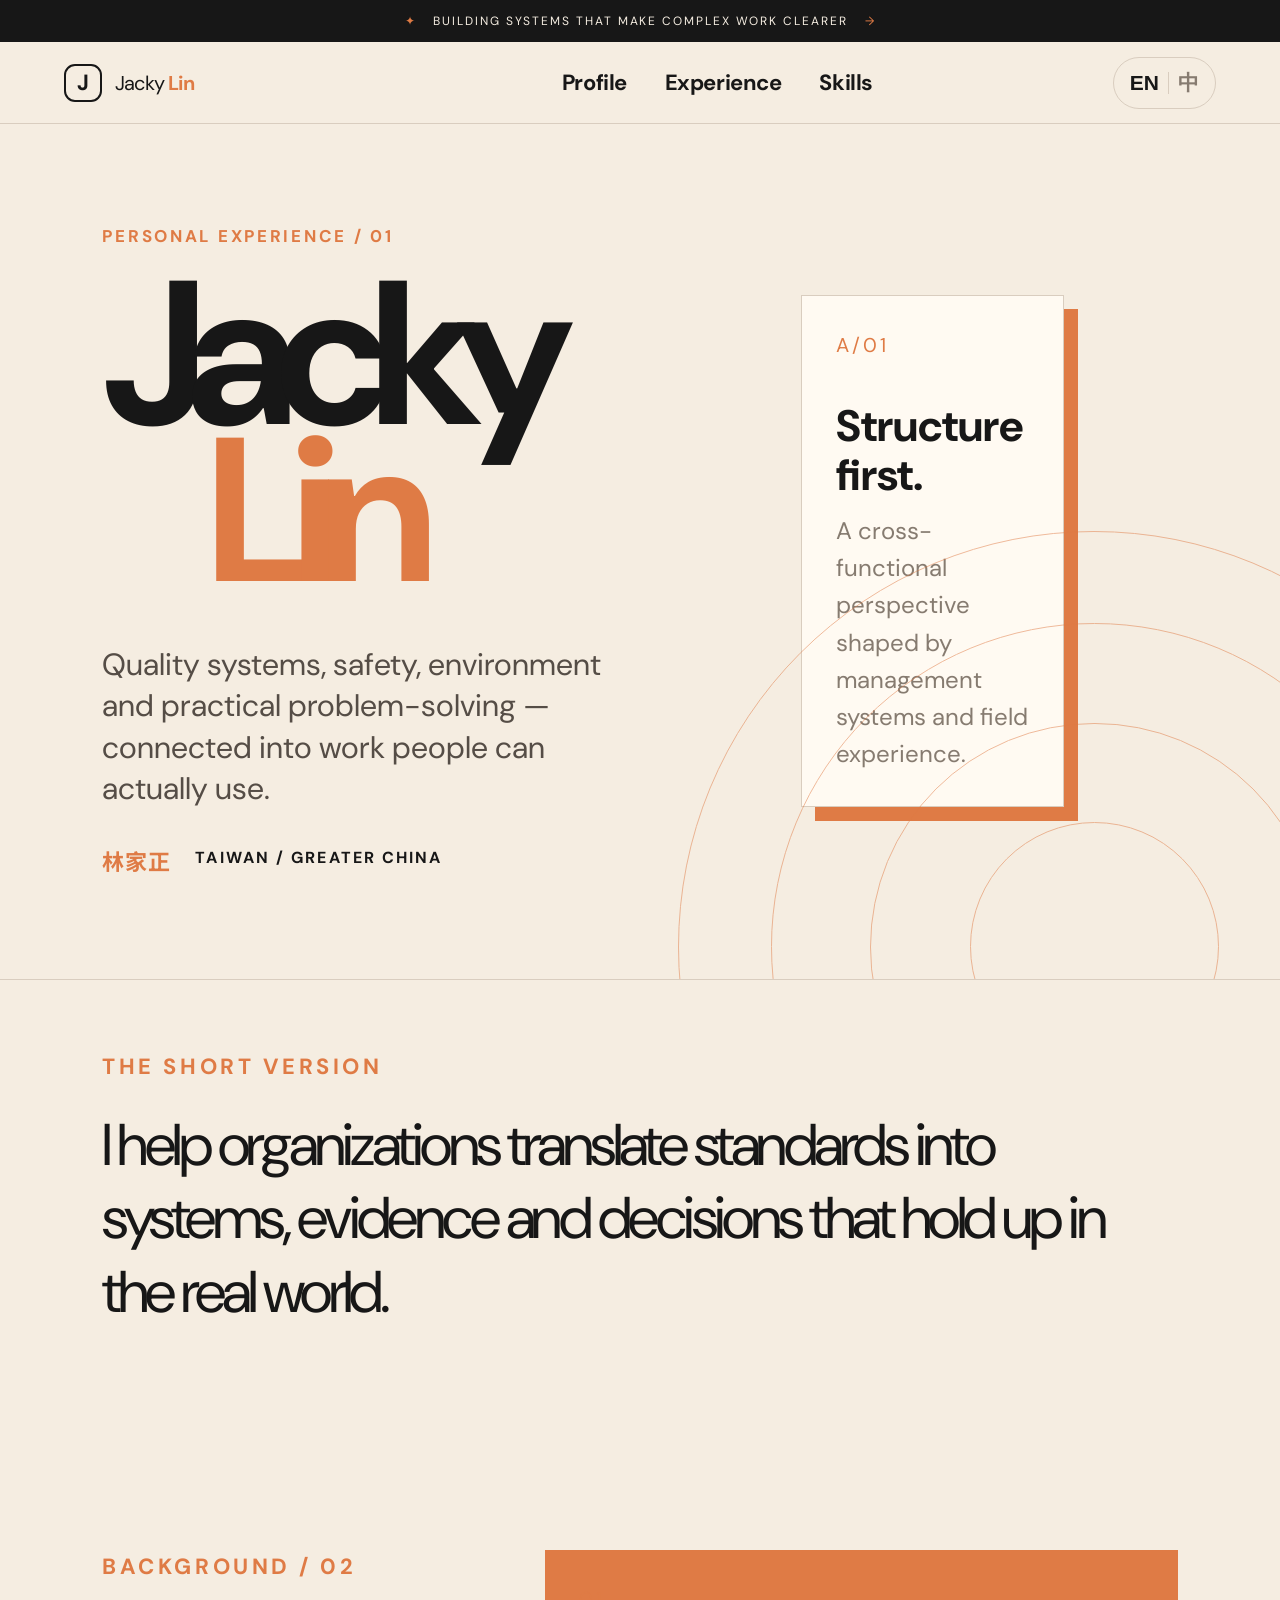
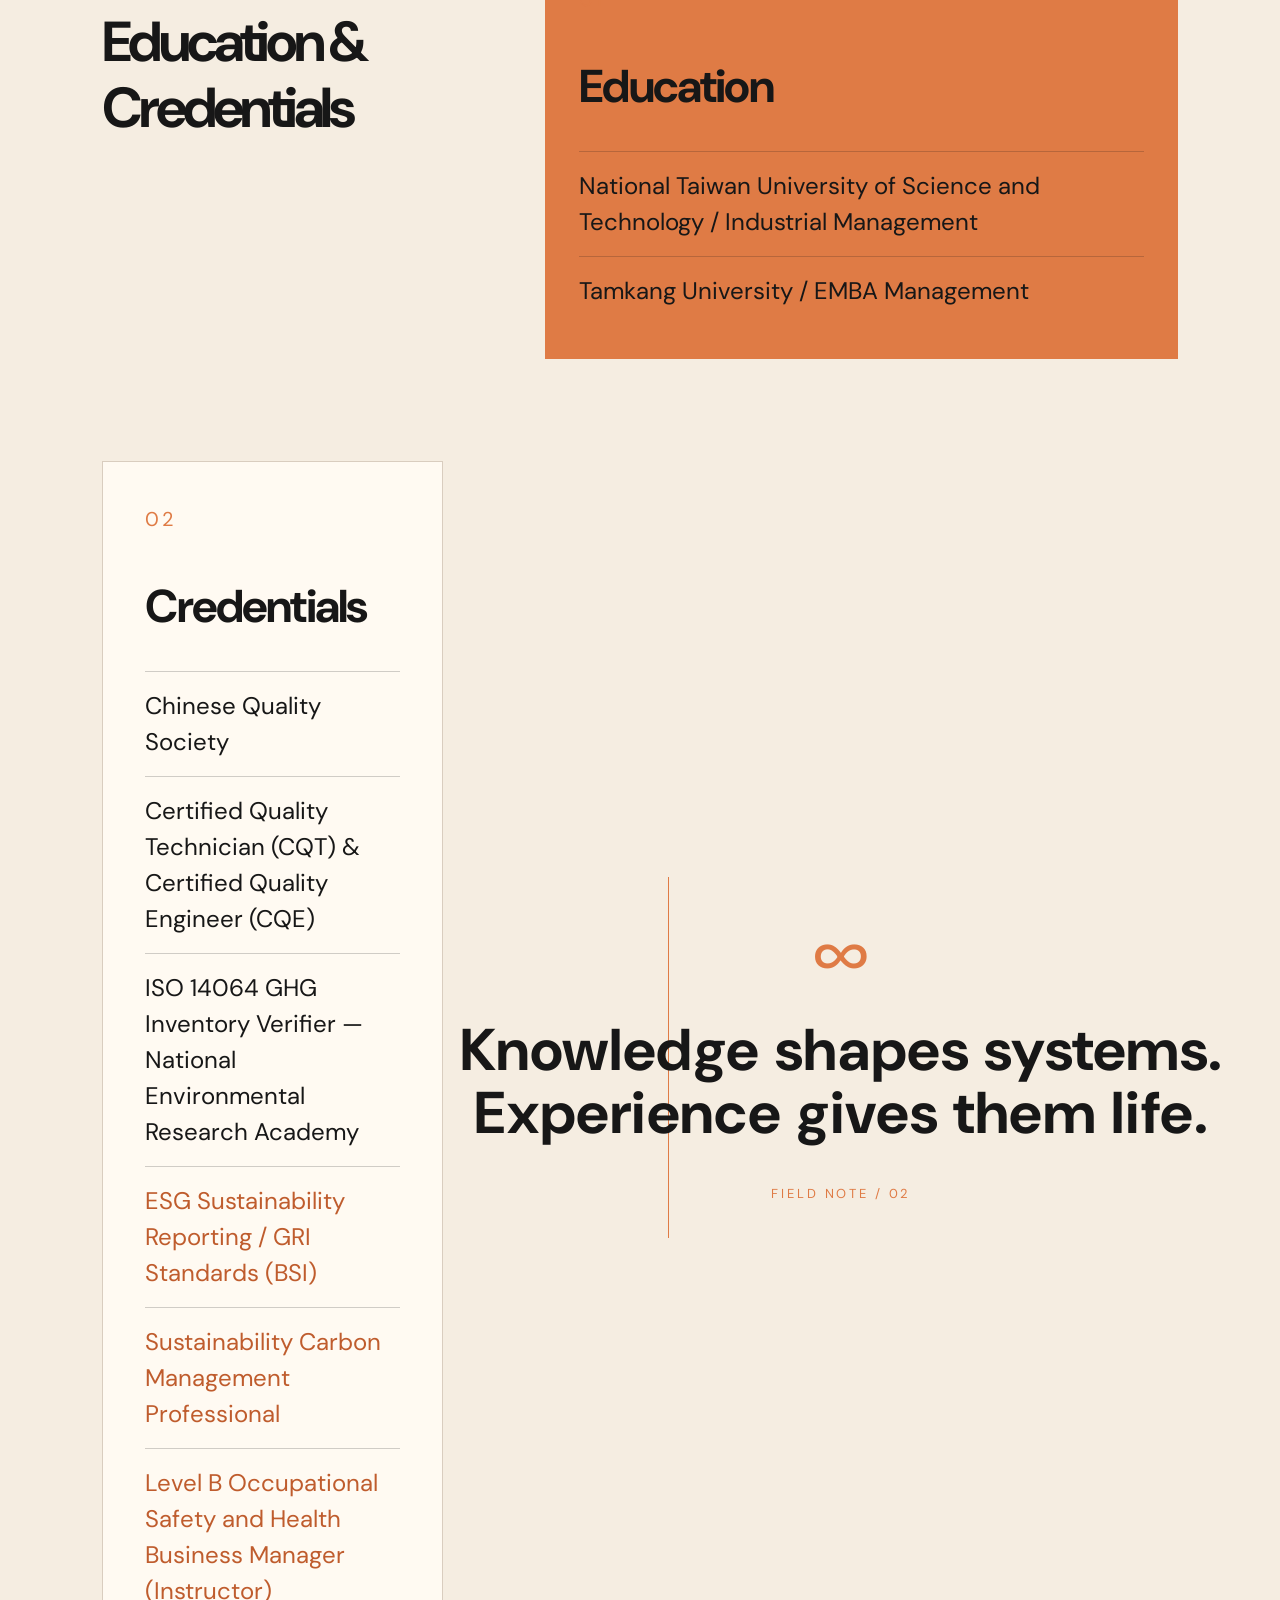
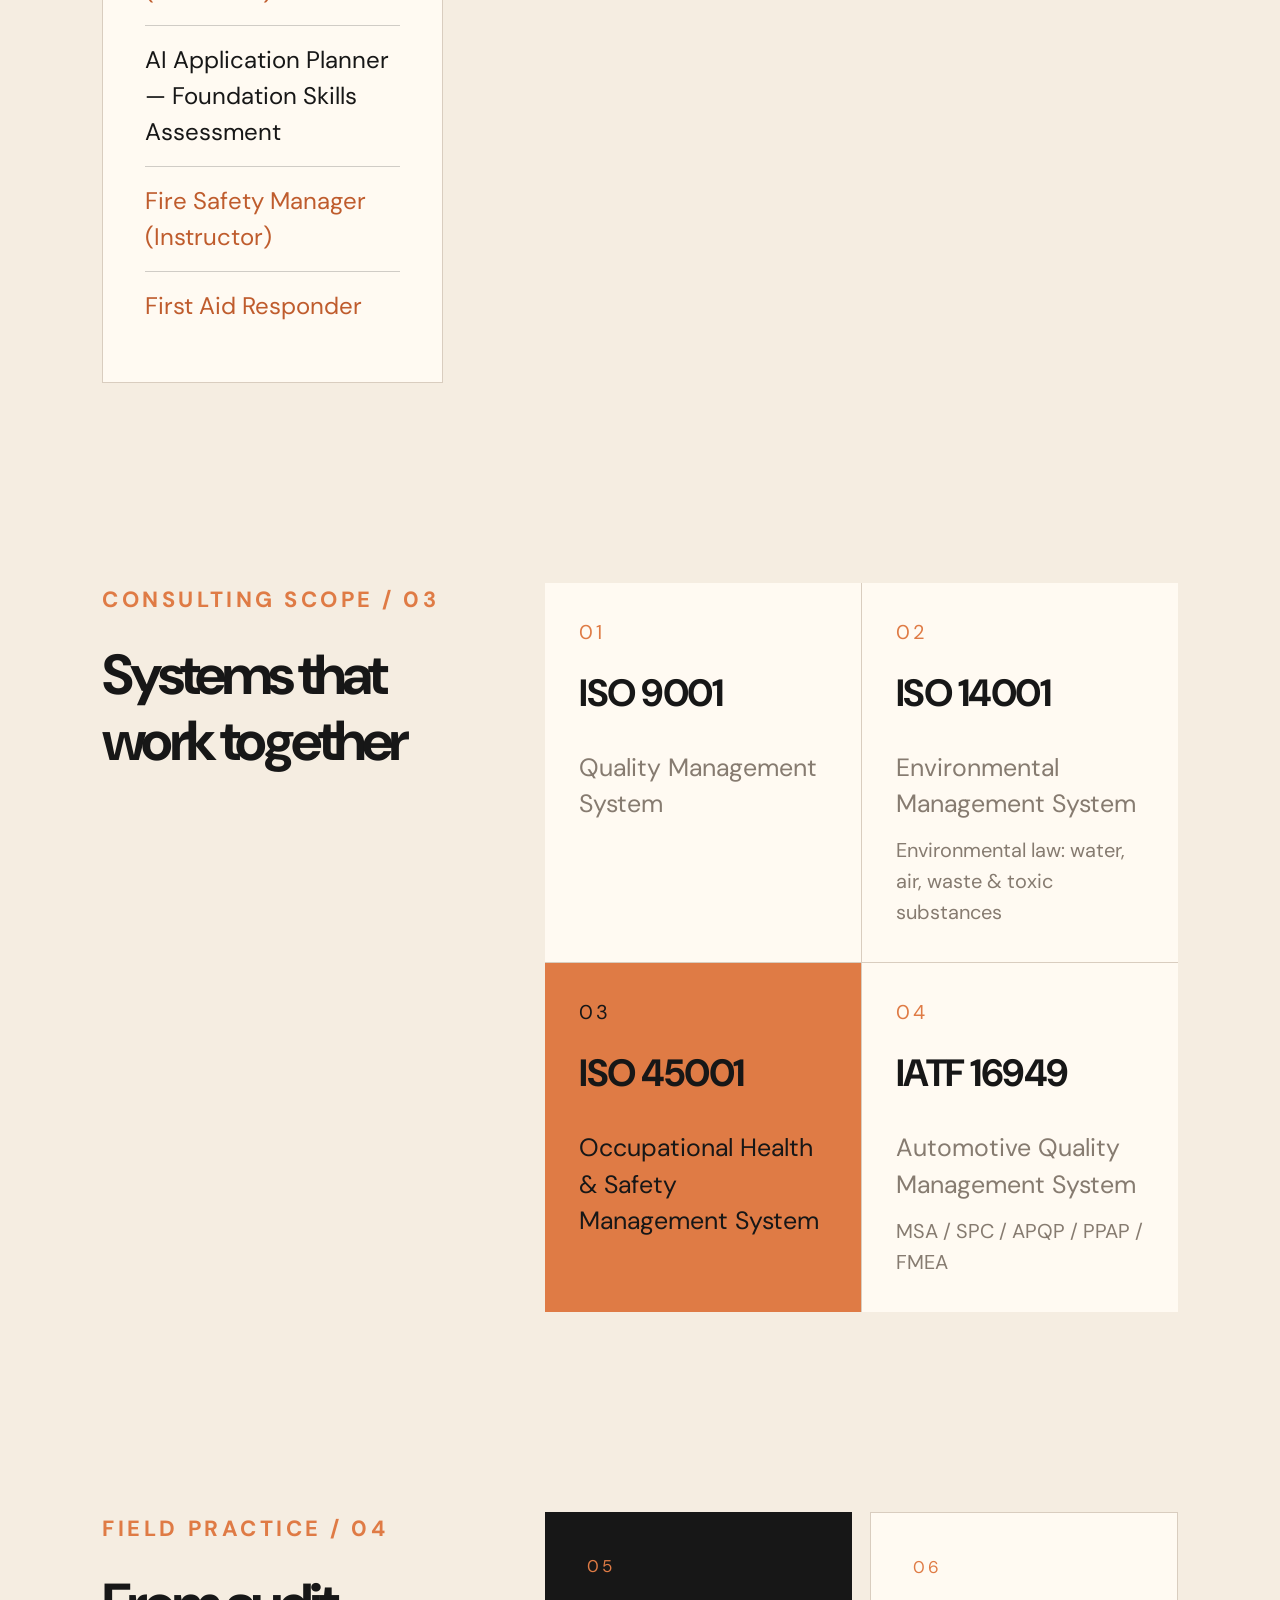
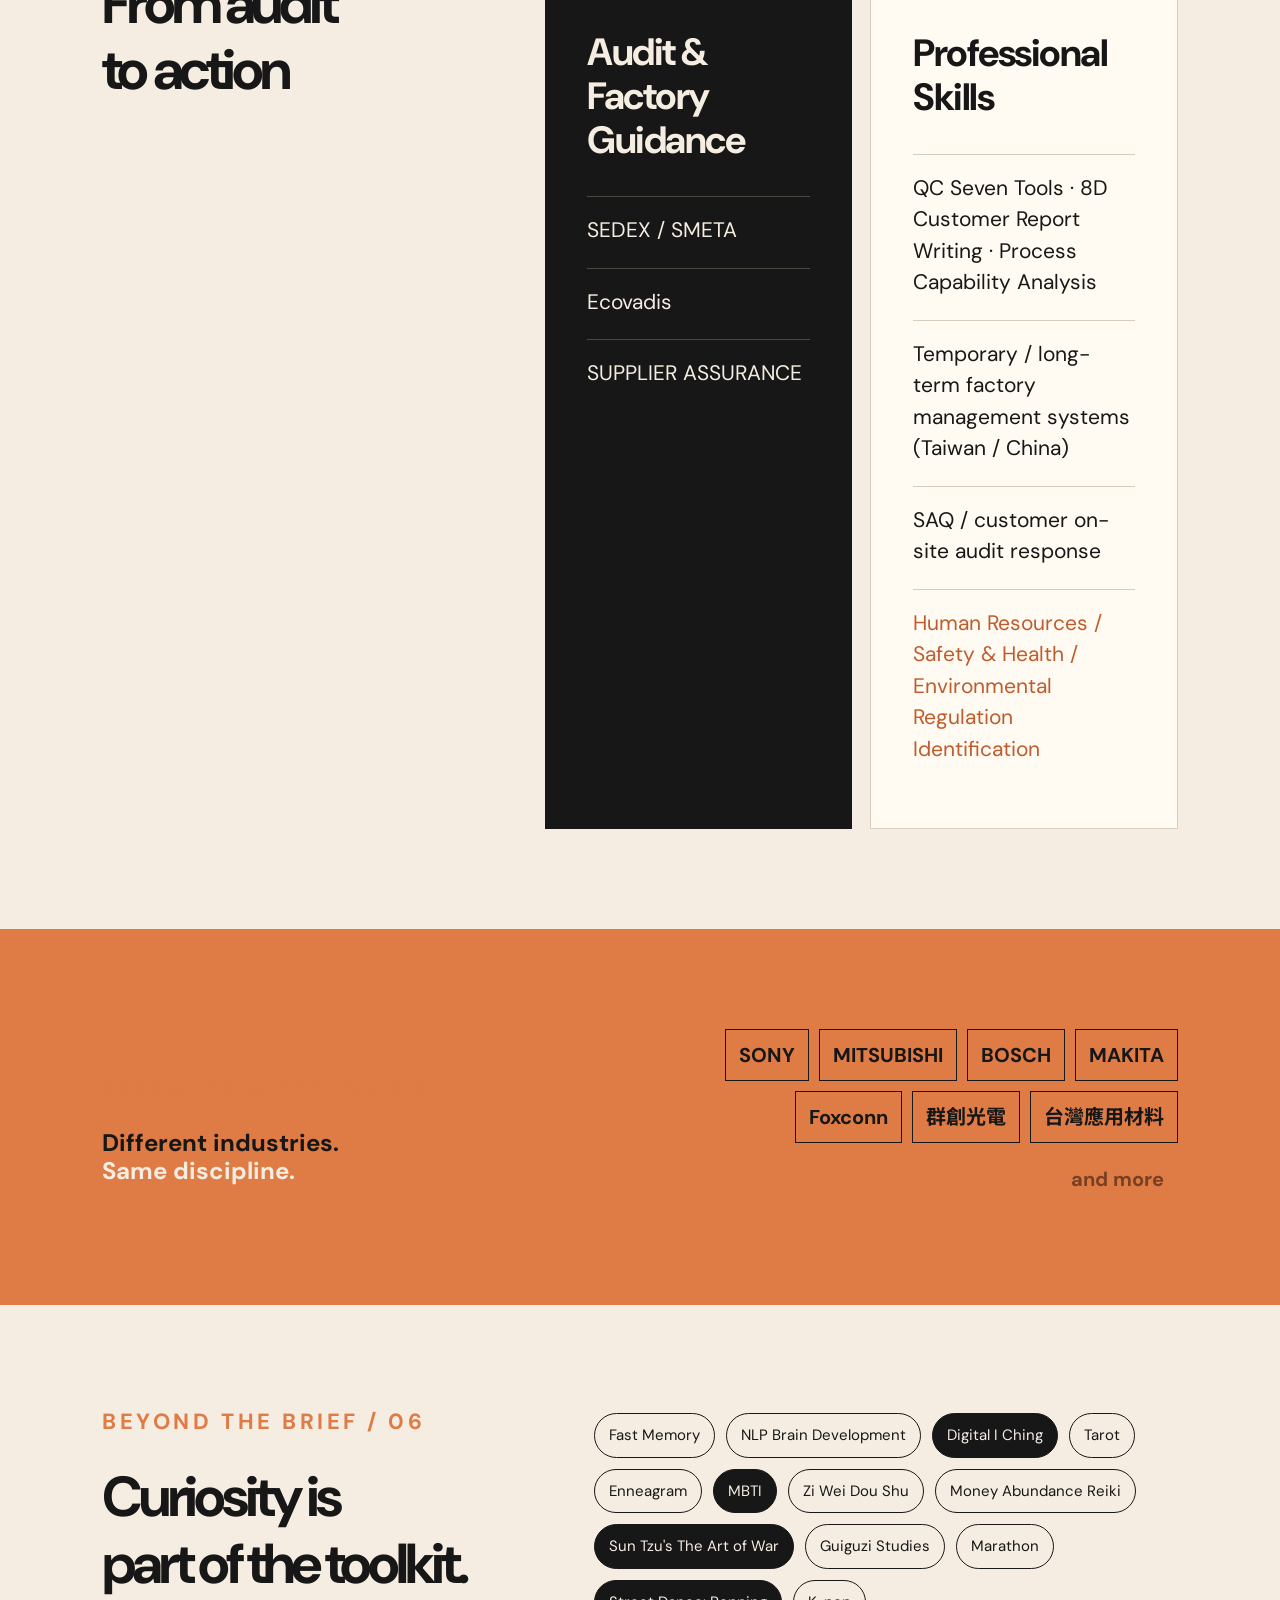
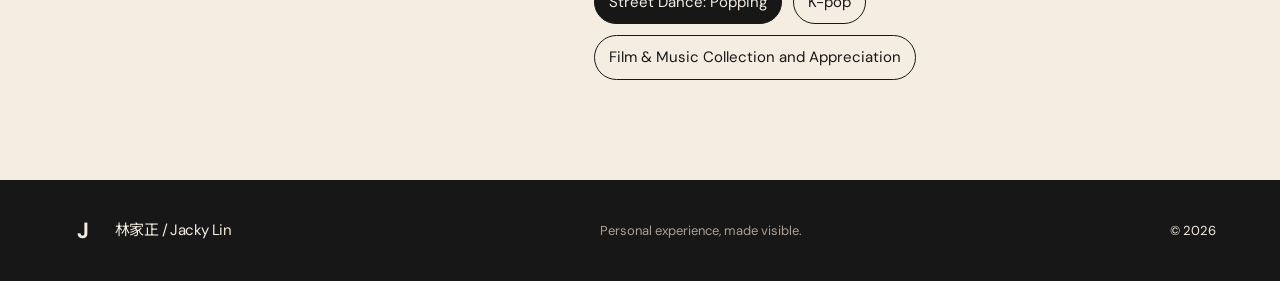
<file: index.html>
<!doctype html>
<html lang="en">
  <head>
    <meta charset="UTF-8" />
    <meta name="viewport" content="width=device-width, initial-scale=1.0" />
    <meta name="description" content="Jacky Lin — personal experience, consulting scope and professional skills." />
    <title>Jacky Lin — Personal Experience</title>
    <link rel="stylesheet" href="./styles.css" />
  </head>
  <body>
    <div class="announcement"><span>✦</span> BUILDING SYSTEMS THAT MAKE COMPLEX WORK CLEARER <span>→</span></div>
    <header class="site-header">
      <a class="brand" href="#top" aria-label="Jacky Lin home"><span class="brand-mark">J</span><span>Jacky <b>Lin</b></span></a>
      <nav aria-label="Primary navigation">
        <a href="#story" data-en="Profile" data-zh="簡介">Profile</a>
        <a href="#experience" data-en="Experience" data-zh="經歷">Experience</a>
        <a href="#skills" data-en="Skills" data-zh="技能">Skills</a>
      </nav>
      <button class="lang-toggle" type="button" aria-label="Switch language"><span class="active">EN</span><i></i><span>中</span></button>
    </header>

    <main id="top">
      <section class="hero page-section" id="story">
        <div class="hero-copy reveal">
          <p class="eyebrow" data-en="PERSONAL EXPERIENCE / 01" data-zh="個人經歷 / 01">PERSONAL EXPERIENCE / 01</p>
          <h1><span>Jacky</span><em>Lin</em></h1>
          <p class="hero-lead" data-en="Quality systems, safety, environment and practical problem-solving — connected into work people can actually use." data-zh="品質系統、安全、環境與實務問題解決，串成真正能被人使用的工作方法。">Quality systems, safety, environment and practical problem-solving — connected into work people can actually use.</p>
          <div class="hero-meta"><span>林家正</span><span>TAIWAN / GREATER CHINA</span></div>
        </div>
        <div class="hero-note float-card reveal delay-1"><span class="note-index">A/01</span><strong data-en="Structure first." data-zh="先建立結構。">Structure first.</strong><p data-en="A cross-functional perspective shaped by management systems and field experience." data-zh="以管理系統與現場經驗，形成跨功能的工作視角。">A cross-functional perspective shaped by management systems and field experience.</p></div>
        <div class="hero-shape" aria-hidden="true"><span></span><span></span><span></span></div>
      </section>

      <section class="intro-band page-section">
        <p class="section-kicker" data-en="THE SHORT VERSION" data-zh="快速認識">THE SHORT VERSION</p>
        <p class="intro-statement" data-en="I help organizations translate standards into systems, evidence and decisions that hold up in the real world." data-zh="我協助組織把標準轉化為能在真實世界站得住腳的系統、證據與決策。">I help organizations translate standards into systems, evidence and decisions that hold up in the real world.</p>
      </section>

      <section class="experience-grid page-section" id="experience">
        <div class="section-title"><p class="section-kicker" data-en="BACKGROUND / 02" data-zh="背景 / 02">BACKGROUND / 02</p><h2 data-en="Education &amp;<br />Credentials" data-zh="學歷與<br />資格證照">Education &amp;<br />Credentials</h2></div>
        <article class="info-card orange float-card"><span class="card-number">01</span><h3 data-en="Education" data-zh="學歷">Education</h3><ul><li data-en="National Taiwan University of Science and Technology / Industrial Management" data-zh="台灣科技大學／工業管理系">National Taiwan University of Science and Technology / Industrial Management</li><li data-en="Tamkang University / EMBA Management" data-zh="淡江大學 EMBA 企管系">Tamkang University / EMBA Management</li></ul></article>
        <article class="info-card cream float-card"><span class="card-number">02</span><h3 data-en="Credentials" data-zh="資格證照">Credentials</h3><ul><li data-en="Chinese Quality Society" data-zh="中華民國品質學會">Chinese Quality Society</li><li data-en="Certified Quality Technician (CQT) &amp; Certified Quality Engineer (CQE)" data-zh="品管技術師（CQT）與品管工程師（CQE）證照">Certified Quality Technician (CQT) &amp; Certified Quality Engineer (CQE)</li><li data-en="ISO 14064 GHG Inventory Verifier — National Environmental Research Academy" data-zh="ISO 14064 溫室氣體盤查【查證人員】資格（國家環境研究院）">ISO 14064 GHG Inventory Verifier — National Environmental Research Academy</li><li class="accent" data-en="ESG Sustainability Reporting / GRI Standards (BSI)" data-zh="ESG 永續報告書 GRI 準則認證（BSI）">ESG Sustainability Reporting / GRI Standards (BSI)</li><li class="accent" data-en="Sustainability Carbon Management Professional" data-zh="永續淨零管理師">Sustainability Carbon Management Professional</li><li class="accent" data-en="Level B Occupational Safety and Health Business Manager (Instructor)" data-zh="乙級安全衛生業務主管（證照／擔任講師）">Level B Occupational Safety and Health Business Manager (Instructor)</li><li data-en="AI Application Planner — Foundation Skills Assessment" data-zh="AI 應用規劃師－初級能力鑑定">AI Application Planner — Foundation Skills Assessment</li><li class="accent" data-en="Fire Safety Manager (Instructor)" data-zh="防火管理人（擔任講師）">Fire Safety Manager (Instructor)</li><li class="accent" data-en="First Aid Responder" data-zh="急救人員">First Aid Responder</li></ul></article>
        <aside class="credential-art float-card"><span class="art-symbol">∞</span><p data-en="Knowledge shapes systems.<br />Experience gives them life." data-zh="知識形塑系統。<br />經驗賦予生命。">Knowledge shapes systems.<br />Experience gives them life.</p><small>FIELD NOTE / 02</small></aside>
      </section>

      <section class="systems page-section">
        <div class="section-title"><p class="section-kicker" data-en="CONSULTING SCOPE / 03" data-zh="顧問師／服務範圍 / 03">CONSULTING SCOPE / 03</p><h2 data-en="Systems that<br />work together" data-zh="讓系統<br />彼此協作">Systems that<br />work together</h2></div>
        <div class="system-list"><article class="system-item float-card"><span>01</span><h3>ISO 9001</h3><p data-en="Quality Management System" data-zh="品質管理系統">Quality Management System</p></article><article class="system-item float-card"><span>02</span><h3>ISO 14001</h3><p data-en="Environmental Management System" data-zh="環境管理系統">Environmental Management System</p><small data-en="Environmental law: water, air, waste & toxic substances" data-zh="空水廢毒噪法規">Environmental law: water, air, waste & toxic substances</small></article><article class="system-item highlight float-card"><span>03</span><h3>ISO 45001</h3><p data-en="Occupational Health & Safety Management System" data-zh="安全衛生管理系統">Occupational Health & Safety Management System</p></article><article class="system-item float-card"><span>04</span><h3>IATF 16949</h3><p data-en="Automotive Quality Management System" data-zh="汽車供應鏈管理系統">Automotive Quality Management System</p><small>MSA / SPC / APQP / PPAP / FMEA</small></article></div>
      </section>

      <section class="services page-section" id="skills">
        <div class="section-title"><p class="section-kicker" data-en="FIELD PRACTICE / 04" data-zh="現場實務 / 04">FIELD PRACTICE / 04</p><h2 data-en="From audit<br />to action" data-zh="從稽核<br />到行動">From audit<br />to action</h2></div>
        <div class="service-columns"><article class="dark-panel float-card"><span class="card-number">05</span><h3 data-en="Audit &amp; Factory Guidance" data-zh="問卷／廠驗稽核輔導">Audit &amp; Factory Guidance</h3><p>SEDEX / SMETA</p><p>Ecovadis</p><p>SUPPLIER ASSURANCE</p></article><article class="light-panel float-card"><span class="card-number">06</span><h3 data-en="Professional Skills" data-zh="專業技能">Professional Skills</h3><p data-en="QC Seven Tools · 8D Customer Report Writing · Process Capability Analysis" data-zh="QC 七大手法・8D 客訴報告撰寫・製程能力分析">QC Seven Tools · 8D Customer Report Writing · Process Capability Analysis</p><p data-en="Temporary / long-term factory management systems (Taiwan / China)" data-zh="（臨時／長期性）工廠現場管理系統建置布置（台灣／中國）">Temporary / long-term factory management systems (Taiwan / China)</p><p>SAQ / <span data-en="customer on-site audit response" data-zh="客戶現場稽核對應">customer on-site audit response</span></p><p class="accent" data-en="Human Resources / Safety &amp; Health / Environmental Regulation Identification" data-zh="人資／安全衛生／環境法規鑑別">Human Resources / Safety &amp; Health / Environmental Regulation Identification</p></article></div>
      </section>

      <section class="clients page-section"><div class="client-copy"><p class="section-kicker" data-en="SELECTED CLIENTS / 05" data-zh="對應客戶 / 05">SELECTED CLIENTS / 05</p><h2 data-en="Different industries.<br /><em>Same discipline.</em>" data-zh="不同產業。<br /><em>相同的專業紀律。</em>">Different industries.<br /><em>Same discipline.</em></h2></div><div class="client-list float-card"><p>SONY</p><p>MITSUBISHI</p><p>BOSCH</p><p>MAKITA</p><p>Foxconn</p><p>群創光電</p><p>台灣應用材料</p><p data-en="and more" data-zh="以及更多">and more</p></div></section>

      <section class="other page-section"><div><p class="section-kicker" data-en="BEYOND THE BRIEF / 06" data-zh="其他技能 / 06">BEYOND THE BRIEF / 06</p><h2 data-en="Curiosity is<br />part of the toolkit." data-zh="好奇心也是<br />工具箱的一部分。">Curiosity is<br />part of the toolkit.</h2></div><div class="tag-cloud float-card"><span data-en="Fast Memory" data-zh="快速記憶">Fast Memory</span><span data-en="NLP Brain Development" data-zh="NLP 腦力開發">NLP Brain Development</span><span data-en="Digital I Ching" data-zh="數位易經">Digital I Ching</span><span data-en="Tarot" data-zh="塔羅牌">Tarot</span><span data-en="Enneagram" data-zh="九型人格">Enneagram</span><span data-en="MBTI" data-zh="MBTI 人格測驗">MBTI</span><span data-en="Zi Wei Dou Shu" data-zh="紫微斗數">Zi Wei Dou Shu</span><span data-en="Money Abundance Reiki" data-zh="金錢豐盛靈氣">Money Abundance Reiki</span><span data-en="Sun Tzu's The Art of War" data-zh="孫子兵法">Sun Tzu's The Art of War</span><span data-en="Guiguzi Studies" data-zh="鬼谷子研究">Guiguzi Studies</span><span data-en="Marathon" data-zh="馬拉松">Marathon</span><span data-en="Street Dance: Popping" data-zh="街舞 Popping">Street Dance: Popping</span><span data-en="K-pop" data-zh="韓國流行音樂">K-pop</span><span data-en="Film &amp; Music Collection and Appreciation" data-zh="電影音樂收集賞析">Film &amp; Music Collection and Appreciation</span></div></section>
    </main>
    <footer class="site-footer"><div class="brand"><span class="brand-mark">J</span><span>林家正 / Jacky Lin</span></div><p data-en="Personal experience, made visible." data-zh="讓個人經歷，被看見。">Personal experience, made visible.</p><span>© 2026</span></footer>
    <script src="./script.js"></script>
  </body>
</html>
</file>
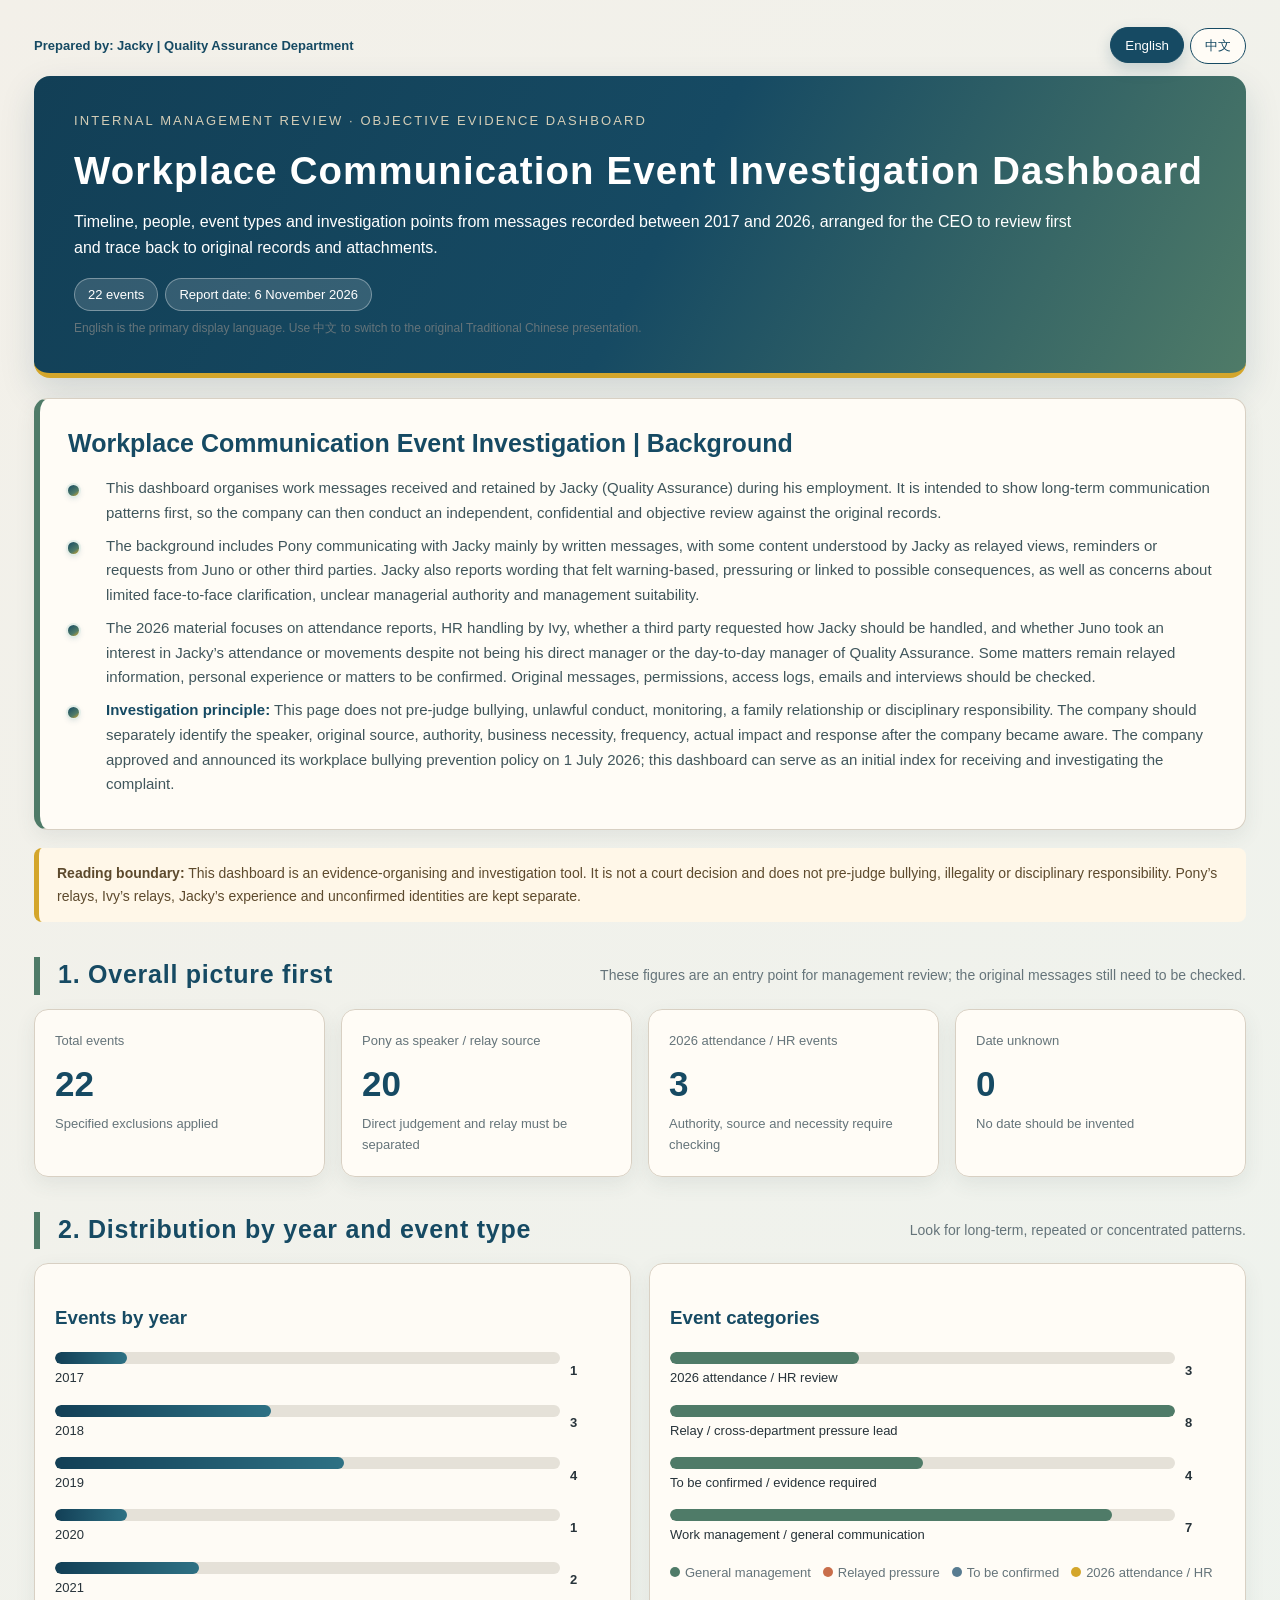
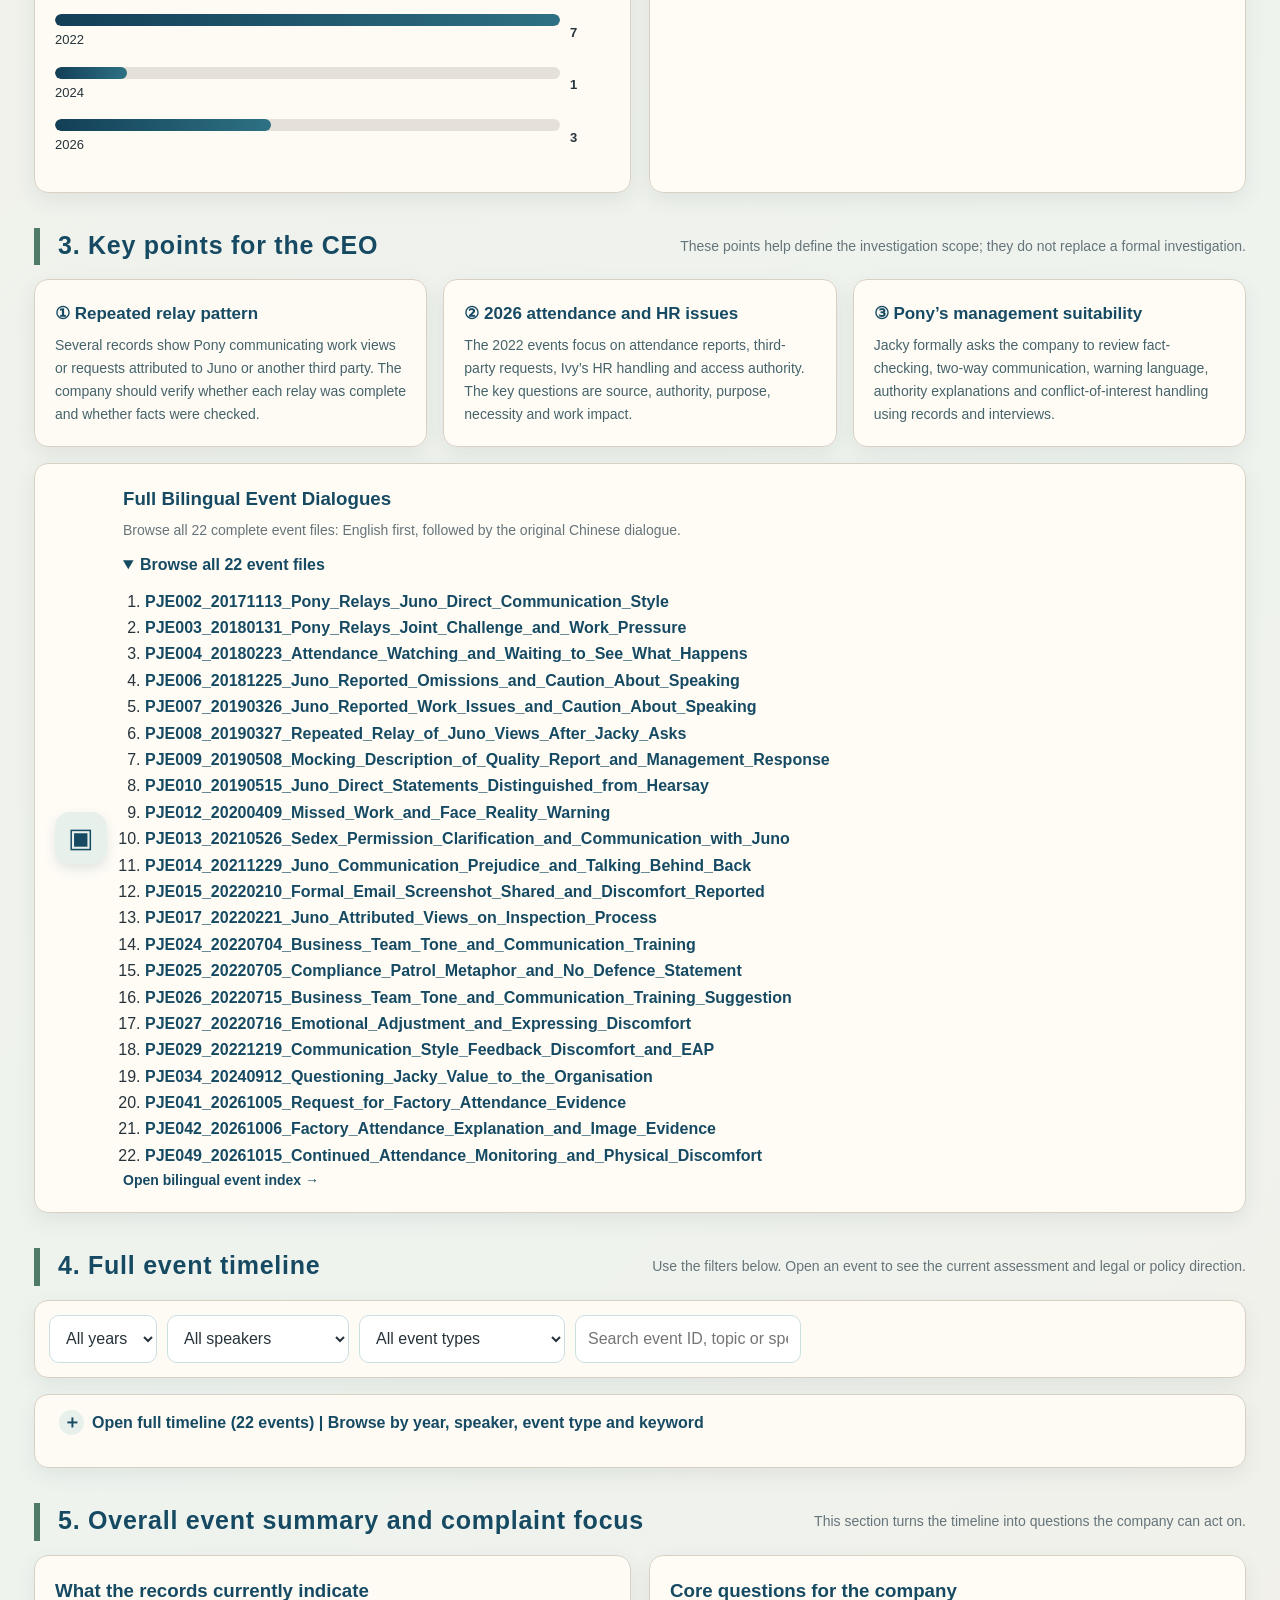
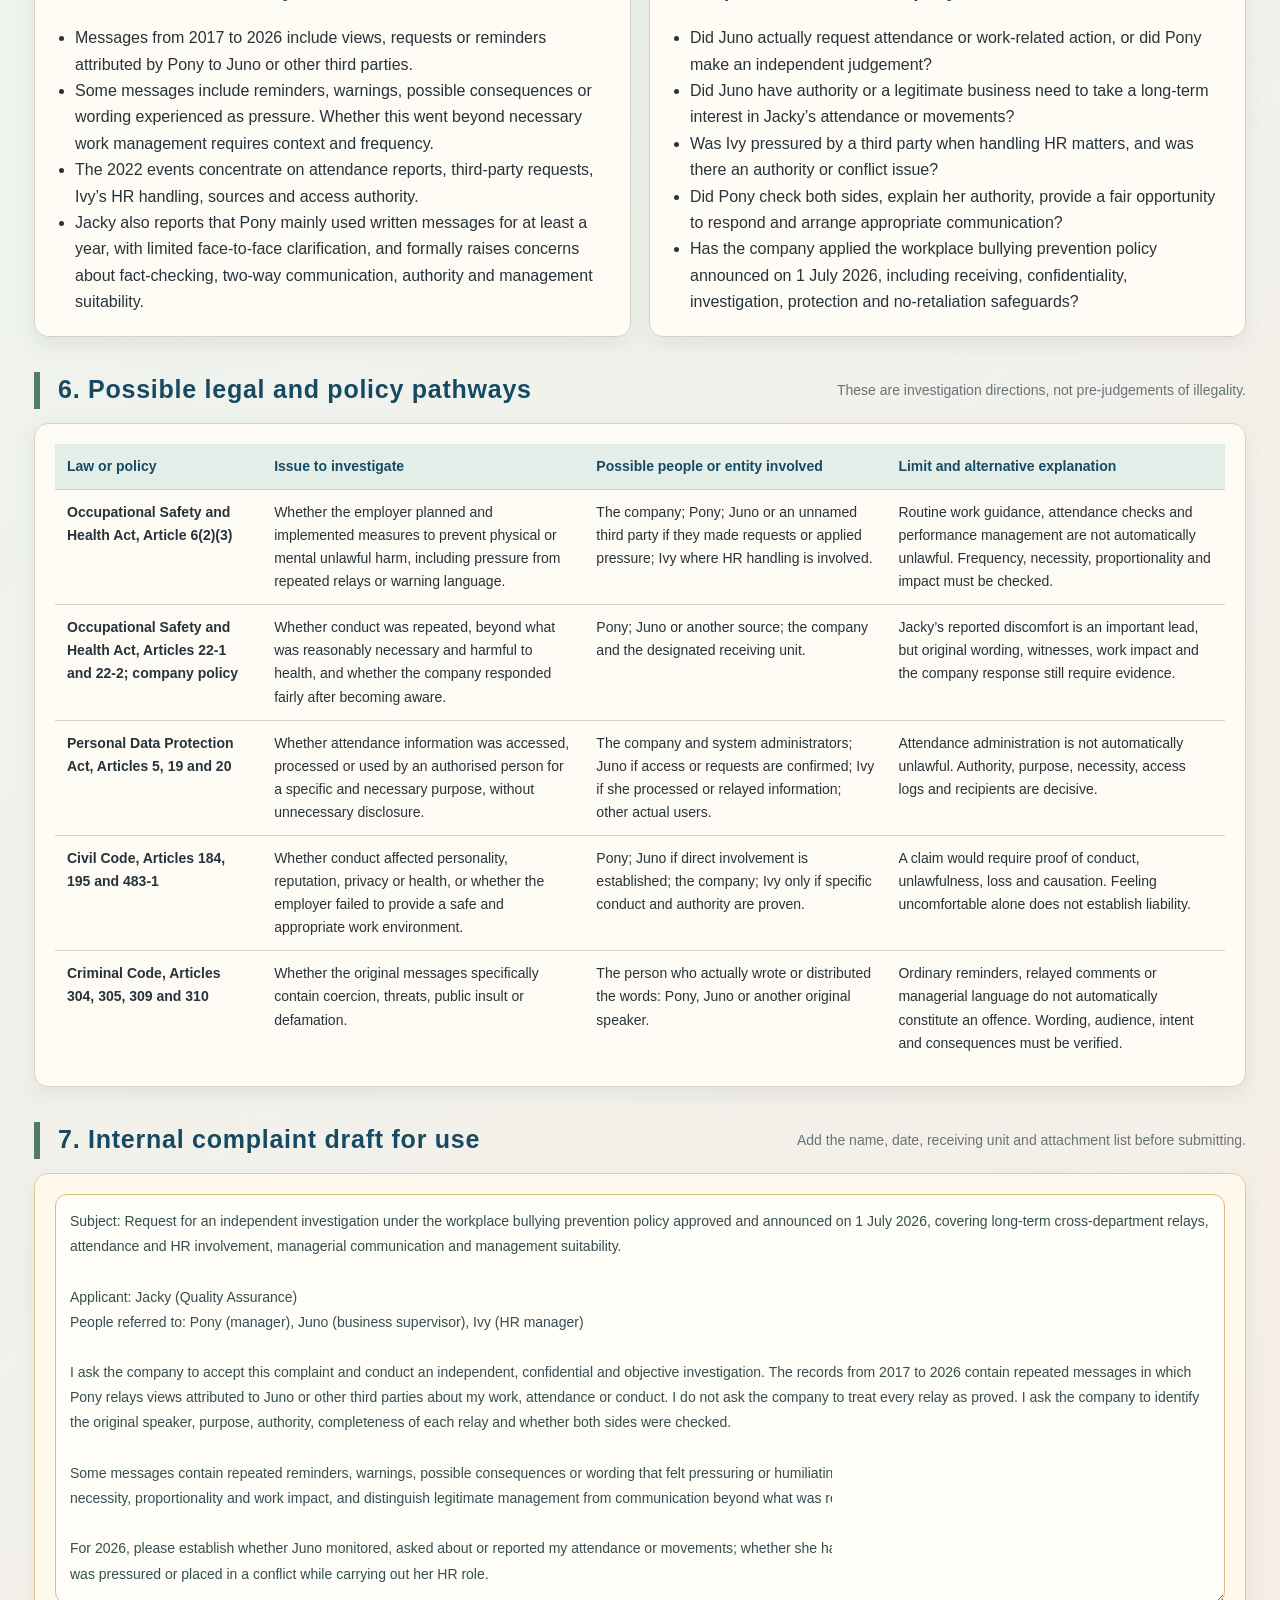
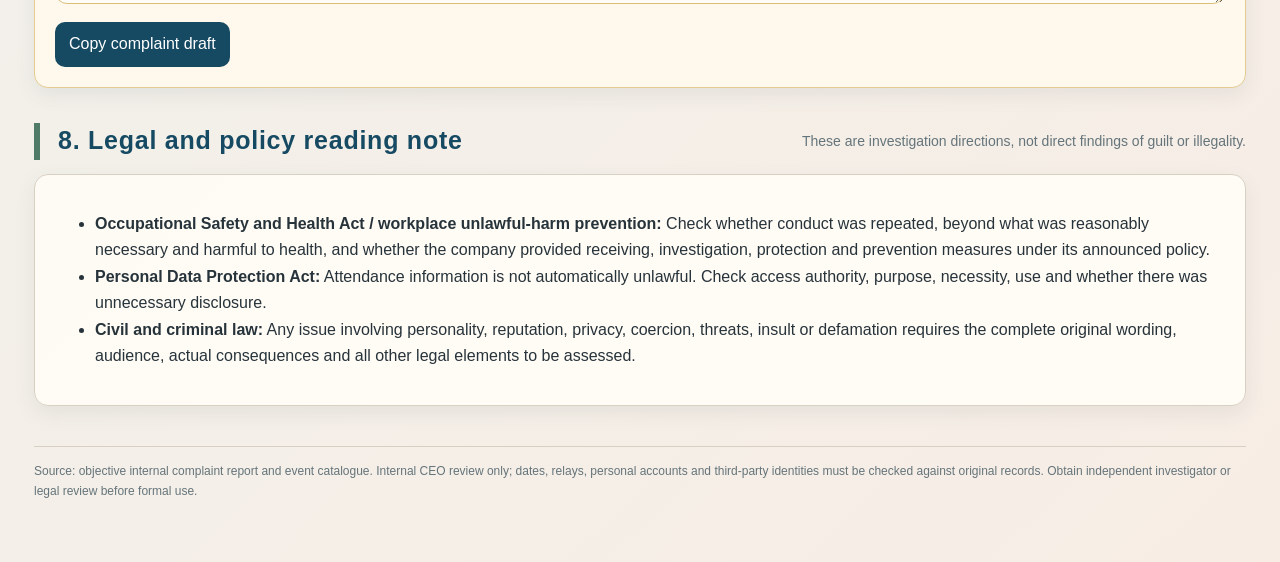
<file: workplace-communication-dashboard-20261107/workplace-dashboard/index.html>
<!doctype html>
<html lang="en-AU">
<head>
<meta charset="utf-8"><meta name="viewport" content="width=device-width, initial-scale=1">
<title>Workplace Communication Event Investigation Dashboard | CEO Review</title>
<style>
:root{--ink:#183b42;--muted:#638087;--bg:#f4fafb;--card:#fff;--line:#d7e9eb;--teal:#3aa89b;--coral:#f07878;--violet:#8e7cf2;--amber:#f1a34b;--navy:#205f6a;}
*{box-sizing:border-box} body{margin:0;background:linear-gradient(135deg,#f4fafb 0%,#eef8f4 50%,#fff8ed 100%);color:var(--ink);font-family:"Microsoft JhengHei","Noto Sans TC",Arial,sans-serif;line-height:1.65}
.wrap{max-width:1500px;margin:auto;padding:28px 34px 60px}.hero{background:linear-gradient(120deg,#1d6670,#3e9b91);color:white;border-radius:28px;padding:34px 40px;box-shadow:0 18px 45px #245e6d22}.eyebrow{letter-spacing:.12em;font-size:13px;opacity:.85}.hero h1{font-size:clamp(28px,3vw,46px);margin:8px 0 6px;letter-spacing:.02em}.hero p{margin:0;max-width:1000px;font-size:16px}.badge{display:inline-block;background:#ffffff24;border:1px solid #ffffff58;border-radius:999px;padding:5px 13px;margin:16px 7px 0 0;font-size:13px}.notice{margin-top:18px;padding:14px 18px;border-left:5px solid #f4be68;background:#fff8e8;color:#6b4d20;border-radius:12px;font-size:14px}.section-title{margin:35px 0 14px;display:flex;align-items:end;justify-content:space-between;gap:16px}.section-title h2{margin:0;font-size:25px}.section-title p{margin:0;color:var(--muted);font-size:14px}.grid{display:grid;grid-template-columns:repeat(4,1fr);gap:16px}.card{background:var(--card);border:1px solid var(--line);border-radius:18px;padding:20px;box-shadow:0 8px 25px #295b6410}.kpi .label{font-size:13px;color:var(--muted)}.kpi .num{font-size:35px;font-weight:800;color:var(--navy);margin-top:4px}.kpi .hint{font-size:13px;color:var(--muted)}.panels{display:grid;grid-template-columns:1fr 1fr;gap:18px}.bar-row{display:grid;grid-template-columns:68px 1fr 40px;gap:10px;align-items:center;margin:11px 0;font-size:13px}.bar{height:12px;background:#e7f1f2;border-radius:99px;overflow:hidden}.bar i{display:block;height:100%;border-radius:99px;background:linear-gradient(90deg,#58bca9,#f1a34b)}.legend{display:flex;gap:12px;flex-wrap:wrap;font-size:13px;color:var(--muted)}.legend span:before{content:"";display:inline-block;width:10px;height:10px;border-radius:50%;background:var(--c);margin-right:5px}.filters{display:flex;gap:10px;flex-wrap:wrap;background:#ffffffb8;border:1px solid var(--line);padding:14px;border-radius:16px}.filters select,.filters input{border:1px solid #c9dfe1;border-radius:10px;padding:10px 12px;background:white;color:var(--ink);font:inherit}.timeline{position:relative;margin-top:20px;padding:10px 0}.timeline:before{content:"";position:absolute;left:50%;top:0;bottom:0;width:5px;background:#b6dfe0;border-radius:99px;transform:translateX(-50%)}.event{position:relative;width:calc(50% - 42px);margin:0 0 18px;background:white;border:2px solid var(--line);border-radius:16px;padding:16px 18px;box-shadow:0 7px 20px #275f6d12}.event.left{margin-right:auto}.event.right{margin-left:auto}.event:after{content:"";position:absolute;top:27px;width:18px;height:18px;border-radius:50%;background:var(--accent);border:4px solid var(--bg);box-shadow:0 0 0 2px var(--accent)}.event.left:after{right:-53px}.event.right:after{left:-53px}.event h3{margin:0 0 6px;font-size:15px;color:var(--navy)}.event .topic{font-size:14px;margin:6px 0;color:#294e55}.event .meta{font-size:12px;color:var(--muted);display:flex;gap:8px;flex-wrap:wrap}.tag{border-radius:999px;padding:2px 8px;background:#edf6f6;color:var(--navy)}.tag.coral{background:#fff0f0;color:#a54b4b}.tag.violet{background:#f2efff;color:#5b4db3}.tag.amber{background:#fff4e5;color:#9a641f}.year{position:sticky;top:8px;z-index:3;width:fit-content;margin:20px auto 14px;background:var(--navy);color:white;border-radius:999px;padding:4px 15px;font-weight:800;font-size:14px;box-shadow:0 6px 16px #1f667033}.summary{display:grid;grid-template-columns:repeat(3,1fr);gap:16px}.summary .card{min-height:145px}.summary h3{margin:0 0 6px;font-size:17px}.summary p{margin:0;font-size:14px;color:#45636a}.footer{margin-top:40px;color:var(--muted);font-size:12px;border-top:1px solid var(--line);padding-top:15px}.empty{padding:30px;text-align:center;color:var(--muted);display:none}@media(max-width:900px){.wrap{padding:18px}.grid,.panels,.summary{grid-template-columns:1fr 1fr}.timeline:before{left:12px}.event,.event.left,.event.right{width:calc(100% - 38px);margin-left:38px}.event.left:after,.event.right:after{left:-38px;right:auto}.year{margin-left:38px}}@media(max-width:560px){.grid,.panels,.summary{grid-template-columns:1fr}.hero{padding:26px 22px}.wrap{padding:12px}.event{padding:13px}.section-title{display:block}}

.detail-grid{display:grid;grid-template-columns:repeat(2,1fr);gap:18px}.detail-grid .card h3{color:var(--navy);margin-top:0}.detail-grid ul{margin:8px 0 0;padding-left:20px}.risk-table{width:100%;border-collapse:collapse;font-size:14px}.risk-table th{background:#e9f5f5;color:var(--navy);text-align:left}.risk-table th,.risk-table td{padding:11px 12px;border-bottom:1px solid var(--line);vertical-align:top}.risk-table tr:last-child td{border-bottom:0}.complaint{background:#fffdf7;border:1px solid #f0d49a}.complaint textarea{width:100%;min-height:410px;border:1px solid #e4c982;border-radius:12px;padding:14px;background:#fffef9;color:#354e52;font:14px/1.8 "Microsoft JhengHei",sans-serif;resize:vertical}.copy-btn{margin-top:10px;border:0;border-radius:10px;padding:9px 14px;background:var(--navy);color:white;font:inherit;cursor:pointer}.copy-btn:hover{filter:brightness(1.08)}@media(max-width:900px){.detail-grid{grid-template-columns:1fr}.risk-table{font-size:13px;display:block;overflow:auto;white-space:normal}}


.timeline-drawer{margin-top:16px;border:1px solid var(--line);border-radius:18px;background:#ffffffaa;padding:0 16px 16px}.timeline-drawer summary{cursor:pointer;list-style:none;padding:15px 8px;color:var(--navy);font-weight:800}.timeline-drawer summary::-webkit-details-marker{display:none}.timeline-drawer summary:before{content:"＋";display:inline-flex;align-items:center;justify-content:center;width:25px;height:25px;margin-right:8px;border-radius:50%;background:#e6f5f3;color:var(--navy);font-size:18px}.timeline-drawer[open] summary:before{content:"−"}.timeline-drawer summary:hover{color:#16776f}.timeline-drawer[open]{box-shadow:0 10px 28px #275f6d12}

.card,.event,.filters,.timeline-drawer{position:relative;transition:transform .22s ease,box-shadow .22s ease,filter .22s ease;transform-style:preserve-3d}.card:hover,.event:hover,.filters:hover,.timeline-drawer:hover{transform:translateY(-4px);box-shadow:0 16px 34px #245f6d20;filter:brightness(1.015)}.card:before,.event:before{content:"";position:absolute;inset:0;border-radius:inherit;pointer-events:none;background:linear-gradient(125deg,#ffffff80,transparent 34%);opacity:0;transition:opacity .22s ease}.card:hover:before,.event:hover:before{opacity:1}.kpi:hover .num{color:#16776f;text-shadow:0 2px 12px #56bdb255}.risk-table tbody tr{transition:background .2s ease,transform .2s ease}.risk-table tbody tr:hover{background:#f4fbfa;transform:translateX(3px)}.summary .card:hover h3{color:#16776f}.copy-btn{transition:transform .2s ease,box-shadow .2s ease}.copy-btn:hover{transform:translateY(-2px);box-shadow:0 8px 18px #205f6a33}@media (prefers-reduced-motion:reduce){.card,.event,.filters,.timeline-drawer,.risk-table tbody tr,.copy-btn{transition:none}.card:hover,.event:hover,.filters:hover,.timeline-drawer:hover,.risk-table tbody tr:hover,.copy-btn:hover{transform:none}}

.card:hover,.event:hover,.filters:hover,.timeline-drawer:hover{border-color:#79dfd2;box-shadow:0 0 0 2px #a1f3e366,0 0 24px #63ddce66,0 16px 34px #245f6d20}

/* Mature Australian corporate / coastal palette: navy, eucalyptus, sandstone, terracotta and wattle. */
:root{--ink:#27333A;--muted:#65747A;--bg:#F3F0E9;--card:#FFFCF6;--line:#D8D0C3;--teal:#4F7B68;--coral:#C96E4B;--violet:#587C91;--amber:#D4A62B;--navy:#164A63}
body{background:linear-gradient(135deg,#F3F0E9 0%,#EEF3EE 48%,#F7EDE5 100%);color:var(--ink);font-family:"Microsoft JhengHei","Aptos","Arial",sans-serif}
.hero{background:linear-gradient(118deg,#123F56 0%,#164A63 52%,#4F7B68 100%);border-radius:16px;box-shadow:0 14px 35px #163f5626;border-bottom:5px solid #D4A62B}
.eyebrow{letter-spacing:.16em;color:#F6E6C8}.hero h1{letter-spacing:.03em}.notice{background:#FFF7E8;border-left-color:#D4A62B;color:#5D4A2D;border-radius:8px}
.section-title{border-left:5px solid var(--teal);padding-left:13px}.section-title h2{color:#164A63}.card,.event,.filters,.timeline-drawer{background:rgba(255,252,246,.96);border-color:#D8D0C3;border-radius:14px;box-shadow:0 7px 20px #3c4d4c16}
.card:hover,.event:hover,.filters:hover,.timeline-drawer:hover{border-color:#D4A62B;box-shadow:0 0 0 2px #F0D58A66,0 0 24px #D4A62B44,0 16px 34px #3c4d4c22}
.kpi .num{color:#164A63}.kpi:hover .num{color:#4F7B68}.bar{background:#E5E1D8}.bar i{background:linear-gradient(90deg,#4F7B68,#D4A62B)}
.timeline:before{background:#9DBCAF}.year{background:#164A63;box-shadow:0 5px 15px #164A6330}.event h3{color:#164A63}.event .topic{color:#354C52}.tag{background:#E7F0EB;color:#315E4B}.tag.coral{background:#F8E8E0;color:#9B4D36}.tag.violet{background:#E7EEF2;color:#3F6174}.tag.amber{background:#FFF0C8;color:#896719}
.risk-table th{background:#E4EEE8;color:#164A63}.risk-table tbody tr:hover{background:#F7F0DF}.complaint{background:#FFF9ED;border-color:#E4CC91}.complaint textarea{background:#FFFDF7;border-color:#D9BE78}.copy-btn{background:#164A63}.copy-btn:hover{background:#4F7B68}
.timeline-drawer summary:before{background:#E7F0EB;color:#164A63}.footer{color:#65747A;border-color:#D8D0C3}

.hero h1,.section-title h2,.card h3,.event h3,.timeline-drawer summary{transition:color .2s ease,font-weight .2s ease,text-shadow .2s ease}.section-title h2:hover,.card h3:hover,.event h3:hover,.timeline-drawer summary:hover{color:#0C3548;font-weight:900;text-shadow:0 1px 0 #ffffff}.hero h1:hover{color:#FFF0BC;font-weight:900;text-shadow:0 2px 12px #071e2a88}

/* Reference-style headings: green vertical rule, deep blue title, stronger hover state. */
.section-title{border-left:0;padding-left:0;align-items:center}.section-title h2{display:inline-block;border-left:6px solid #4F7B68;padding:2px 0 4px 18px;color:#164A63;font-size:25px;line-height:1.25;letter-spacing:.03em}.section-title h2:hover{color:#0C3548;font-weight:900;border-left-color:#D4A62B}.card h3,.event h3,.timeline-drawer summary{color:#164A63}.card h3:hover,.event h3:hover,.timeline-drawer summary:hover{color:#0C3548;font-weight:900}
/* expand_dashboard_frame_float */

.hero,.notice,.card,.event,.filters,.timeline-drawer,.complaint{transition:transform .22s ease,box-shadow .22s ease,filter .22s ease}.hero:hover,.notice:hover,.card:hover,.event:hover,.filters:hover,.timeline-drawer:hover,.complaint:hover{transform:translateY(-5px);box-shadow:0 0 0 2px #a1f3e366,0 0 24px #63ddce55,0 18px 38px #245f6d24;filter:brightness(1.015)}
@media (prefers-reduced-motion:reduce){.hero,.notice,.card,.event,.filters,.timeline-drawer,.complaint{transition:none}.hero:hover,.notice:hover,.card:hover,.event:hover,.filters:hover,.timeline-drawer:hover,.complaint:hover{transform:none}}

/* Navy glow for every framed block on hover. */
.hero:hover,.notice:hover,.card:hover,.event:hover,.filters:hover,.timeline-drawer:hover,.complaint:hover{border-color:#164A63;box-shadow:0 0 0 2px #164A6366,0 0 26px #164A6359,0 18px 38px #123F5638}

/* Hover text on light frames becomes darker, never brighter. */
.notice:hover,.card:hover,.event:hover,.filters:hover,.timeline-drawer:hover,.complaint:hover{color:#111820}.notice:hover h3,.notice:hover p,.card:hover h3,.card:hover p,.card:hover li,.card:hover td,.card:hover th,.event:hover h3,.event:hover p,.event:hover summary,.timeline-drawer:hover summary,.complaint:hover label{color:#111820}.section-title h2:hover{color:#111820;text-shadow:none}.hero h1:hover{color:#FFF0BC}

.intro{background:#FFFCF6;border:1px solid #D8D0C3;border-left:6px solid #4F7B68;border-radius:14px;padding:24px 28px;box-shadow:0 7px 20px #3c4d4c16;margin-top:20px}.intro h2{margin:0 0 12px;color:#164A63;font-size:25px}.intro p{margin:8px 0;color:#40565C;font-size:15px}.intro strong{color:#164A63}

.intro p{position:relative;padding-left:38px}.intro p:before{content:"";position:absolute;left:0;top:.48em;width:18px;height:18px;border-radius:50%;background:linear-gradient(145deg,#164A63 0%,#4F7B68 65%,#D4A62B 100%);box-shadow:0 0 0 4px #E4EEE8,0 4px 10px #164A6333;transition:transform .2s ease,box-shadow .2s ease}.intro p:hover:before{transform:scale(1.18);box-shadow:0 0 0 4px #E4EEE8,0 0 16px #164A6355}

.intro p:before{width:.3cm;height:.3cm;top:.58em;box-shadow:0 0 0 2px #E4EEE8,0 2px 6px #164A6333}.intro p:hover:before{box-shadow:0 0 0 2px #E4EEE8,0 0 10px #164A6355}
</style>
<style>
.language-switcher{position:static;z-index:20;display:flex;justify-content:flex-end;gap:6px;margin:0 0 12px}
.language-switcher button{border:1px solid #164A63;background:#FFFCF6;color:#164A63;border-radius:999px;padding:8px 14px;font:700 13px/1.2 inherit;cursor:pointer;transition:.2s ease}
.language-switcher button.active,.language-switcher button:hover{background:#164A63;color:#fff;box-shadow:0 6px 15px #164A6333;transform:translateY(-1px)}
body.lang-en .zh-only{display:none!important} body.lang-zh .en-only{display:none!important}
body.lang-en .zh-author{display:none!important} body.lang-zh .en-author{display:none!important}
.author-credit{margin-right:auto;align-self:center;color:#164A63;font-size:13px;font-weight:700}
.bar-row{grid-template-columns:1fr 40px;grid-template-areas:"bar value" "label value";row-gap:3px;align-items:center;margin:16px 0}.bar-row>span{grid-area:label}.bar-row>.bar{grid-area:bar}.bar-row>b{grid-area:value;align-self:center}
.evidence-card{display:flex;align-items:center;gap:16px;margin-top:16px}.evidence-icon{width:52px;height:52px;border-radius:15px;display:grid;place-items:center;flex:0 0 auto;background:#E7F0EB;color:#164A63;font-size:27px;box-shadow:0 5px 12px #164A6320}.evidence-card h3{margin:0 0 4px}.evidence-card p{margin:0;color:#65747A;font-size:14px}.evidence-card a{color:#164A63;font-weight:800;text-decoration:none}.evidence-card a:hover{text-decoration:underline}
body.lang-en .hero p,body.lang-en .intro p,body.lang-en .card p,body.lang-en .card li,body.lang-en .risk-table td,body.lang-en textarea{font-family:Arial,"Helvetica Neue",sans-serif}
.bilingual-note{font-size:12px;color:#65747A;margin-top:8px}
</style></head>
<body><main class="wrap">
<section class="hero"><div class="eyebrow">INTERNAL MANAGEMENT REVIEW · OBJECTIVE EVIDENCE DASHBOARD</div><h1>職場溝通事件調查儀表板</h1><p>2017–2026年訊息紀錄的時間、人物、事件類型與調查重點，供管理階層先快速掌握，再回查原始訊息與附件。</p><span class="badge">22件事件</span><span class="badge">資料報告日：2026-11-06</span></section>
<section class="intro"><h2>職場溝通事件調查｜前言背景</h2><p>本儀表板整理Jacky（品保部）在職期間收到及保存的工作訊息，目的是讓管理階層先看見長期溝通模式，再由公司依原始紀錄進行獨立、保密及客觀調查。</p><p>調查背景涉及：Pony作為主管長期以文字訊息與Jacky溝通，部分內容被Jacky理解為轉述Juno或其他第三人的意見、提醒或要求；Jacky也反映部分訊息帶有警告、壓力或可能後果的語氣，並對長期缺少當面雙向溝通、主管權限說明及管理適任性產生疑慮。</p><p>2026年資料另集中於出勤反映、人資主管Ivy的處理、第三人是否要求如何處理Jacky，以及Juno是否以非直屬主管或非品管日常管理者的立場關注Jacky出勤與上班行動。這些事項目前部分仍屬轉述、本人感受或待確認，應調取原始訊息、權限設定、系統存取紀錄、郵件及訪談資料查明。</p><p><strong>調查原則：</strong>本頁不預先認定霸凌、違法、監控、親屬關係或任何人應受處分；公司應分別確認說話者、原始來源、權限、業務必要性、溝通頻率、實際影響及公司知悉後的處理情形。公司已於2026年7月1日公告職場霸凌防治規範，本儀表板可作為受理與調查的初步索引。</p></section><div class="notice"><b>閱讀界線：</b>本儀表板是證據整理與調查線索，不是法院判決，也不預先認定霸凌、違法或任何人應受處分。Pony轉述、Ivy轉述、本人感受與待確認身分均分開標示。</div>
<div class="section-title"><h2>一、先看整體狀況</h2><p>數字是管理階層的閱讀入口，仍需回查原始訊息。</p></div><section class="grid" id="kpis"></section>
<div class="section-title"><h2>二、年度與事件類型分布</h2><p>看是否存在長期、重複或集中發生的模式。</p></div><section class="panels"><div class="card"><h3>年度事件數</h3><div id="yearBars"></div></div><div class="card"><h3>事件分類</h3><div id="kindBars"></div><div class="legend"><span style="--c:var(--teal)">一般管理</span><span style="--c:var(--coral)">轉述壓力</span><span style="--c:var(--violet)">待確認</span><span style="--c:var(--amber)">2026出勤人資</span></div></div></section>
<div class="section-title"><h2>三、給老闆的重點摘要</h2><p>用於決定調查範圍，不取代正式調查。</p></div><section class="summary"><div class="card"><h3>① 長期重複的轉述線索</h3><p>多筆紀錄顯示Pony以「轉述Juno或第三人」的方式傳達對Jacky的工作評價或要求；是否為完整轉述、是否查核事實，應調取原始訊息確認。</p></div><div class="card"><h3>② 2026年出勤／人資議題</h3><p>2026年事件集中在出勤反映、第三人要求、Ivy的人資處理與資料權限；重點是查明來源、權限、目的、必要性及是否造成工作壓力。</p></div><div class="card"><h3>③ Pony主管溝通適任性</h3><p>Jacky正式提出對主管查核事實、雙向溝通、警告語氣、授權說明與利益衝突處理能力的疑慮，請公司以資料與訪談客觀評估。</p></div></section>
<div class="section-title"><h2>四、完整事件時間軸</h2><p>可用下方條件篩選；點選事件可展開目前判斷與法律／制度方向。</p></div><div class="filters"><select id="yearFilter"><option value="all">全部年份</option></select><select id="speakerFilter"><option value="all">全部說話者</option></select><select id="kindFilter"><option value="all">全部事件類型</option></select><input id="search" placeholder="搜尋事件編號、主題、說話者…"/></div><details class="timeline-drawer"><summary>展開完整時間軸（22件事件）｜可依年份、說話者、事件類型與關鍵字瀏覽</summary><div class="timeline" id="timeline"></div><div class="empty" id="empty">沒有符合條件的事件。</div></details>

<div class="section-title"><h2>五、整體事件摘要與申訴重點</h2><p>這一區把時間軸轉成管理階層可以處理的問題。</p></div>
<section class="detail-grid">
<div class="card"><h3>目前從紀錄可以看見</h3><ul><li>2017年至2026年有多年度訊息紀錄，部分內容由Pony轉述Juno或其他第三人對Jacky的看法、要求或提醒。</li><li>部分訊息同時出現提醒、警告、可能後果或使人感到壓力的語氣；是否逾越必要工作管理範圍，需依完整前後文與頻率判斷。</li><li>2026年事件集中在出勤反映、第三人要求、Ivy的人資處理、資料來源及權限問題。</li><li>Jacky另反映Pony長期以文字訊息為主要溝通方式，較少安排當面釐清，並正式提出主管查核事實、雙向溝通、授權說明及管理適任性的疑慮。</li></ul></div>
<div class="card"><h3>公司需要查明的核心問題</h3><ul><li>Juno是否實際提出出勤或工作處理要求？Pony的訊息是直接判斷，還是單純轉述？</li><li>Juno是否有權限或業務必要性長期關注品保部屬Jacky的出勤與上班行動？</li><li>Ivy是否受到第三人要求而介入人資處理？是否有權限衝突或利益衝突？</li><li>Pony是否有查核雙方說法、說明授權範圍、提供合理回應機會及安排適當溝通？</li><li>公司是否已依2026年7月1日公告的職場霸凌防治規範提供受理、保密、調查、保護及防止不利處分措施？</li></ul></div>
</section>
<div class="section-title"><h2>六、可能涉及的法律與制度對照</h2><p>以下是調查方向，不是預先認定違法。</p></div>
<section class="card"><table class="risk-table"><thead><tr><th>規範</th><th>可能對應的事件問題</th><th>可能涉及對象（待調查）</th><th>目前限制與反向情境</th></tr></thead><tbody>
<tr><td><b>職業安全衛生法第6條第2項第3款</b></td><td>雇主是否應規劃並採取預防身心不法侵害的措施；長期轉述、威嚇式語氣、跨部門施壓是否造成工作壓力。</td><td>雇主／公司；Pony（主管溝通與管理行為）；Juno或未具名第三人（若有提出要求或施壓）；Ivy（若涉及人資處理）。</td><td>正常工作指導、出勤核對或績效管理不當然違法；需查明頻率、必要性、比例性及實際影響。</td></tr>
<tr><td><b>職業安全衛生法第22-1、22-2條及公司防治規範</b></td><td>是否有持續、逾越業務必要合理範圍並造成身心健康危害的言詞或行為；公司知悉後是否啟動公正、客觀調查與保護。</td><td>Pony（直接訊息與主管處理）；Juno或其他第三人（若為轉述來源或要求者）；公司／受理單位（知悉後的防治與調查責任）。</td><td>本人感受是重要線索，但仍需完整原文、證人、工作影響及公司處理紀錄支持。</td></tr>
<tr><td><b>個人資料保護法第5、19、20條</b></td><td>出勤資料是否由有權限人員、基於特定目的、在必要範圍內蒐集、處理或利用；是否有不必要揭露或超出目的使用。</td><td>公司／出勤系統管理者；Juno（若確有查閱、要求或取得資料）；Ivy（若處理、利用或轉達資料）；其他實際存取者（待確認）。</td><td>公司依法管理出勤不等於違法；重點是權限、目的、必要性、存取紀錄及揭露對象。</td></tr>
<tr><td><b>民法第184、195、483-1條</b></td><td>若有侵害人格、名譽、隱私或身心健康，或雇主未提供安全、適當的工作環境，可能作為民事責任評估方向。</td><td>Pony（若有不當傳達或管理行為）；Juno（若有直接介入、散布或要求）；公司（雇主責任）；Ivy（僅於具體行為與權限範圍被證實時）。</td><td>需證明具體行為、違法性、損害及因果關係；單有不舒服感受不必然成立賠償責任。</td></tr>
<tr><td><b>刑法第304、305、309、310條</b></td><td>如原始訊息具體出現強制、恐嚇、公然侮辱或誹謗內容，才進一步評估是否符合個別構成要件。</td><td>實際發出文字的人：Pony、Juno或其他原始發言者（待回查）；轉述者是否負責，須依其是否加入、擴散或改變內容個別判斷。</td><td>一般提醒、轉述或主管管理用語不當然構成犯罪；須確認文字、對象、公開性、故意及具體後果。</td></tr>
</tbody></table></section>
<div class="section-title"><h2>七、可直接使用的內部申訴草稿</h2><p>送出前請補上姓名、日期、受理單位與附件清單。</p></div>
<section class="card complaint"><textarea id="complaintText" readonly>主旨：請公司依2026年7月1日公告之職場霸凌防治規範，受理本人關於長期跨部門轉述、出勤與人資介入、主管溝通方式及管理適任性疑慮之申訴，並啟動獨立、保密及客觀調查。

申訴人：Jacky（品保部）
相關人員：Pony（主管）、Juno（業務主管）、Ivy（人資主管）

一、本人反映2017年至2026年間的訊息紀錄中，多次出現Pony轉述Juno或其他第三人對本人工作、出勤或行為的看法與要求。本人目前不主張所有轉述內容均已證實，而請公司調取原始訊息，查明說話者、提出者、轉述是否完整，以及Pony是否曾查核雙方說法後再進行管理溝通。

二、部分訊息帶有反覆提醒、警告、可能後果或恐嚇感較強的語氣，使本人長期感到壓力、不舒服及工作溝通困難。請公司依完整前後文、頻率、必要性、比例性及實際工作影響，區分合理工作管理與可能逾越合理範圍的溝通。

三、2026年部分紀錄涉及出勤反映、第三人要求及Ivy的人資處理。本人請公司查明Juno是否長期以非本人直屬主管或非品保部門日常管理者的立場，關注、詢問或反映本人出勤與上班行動；並查明Juno是否具有相應權限、業務必要性及資料使用目的，Ivy是否因此承受人事權限或工作處理上的困擾。

四、Pony主要以文字訊息與本人溝通，至少一年以上較少安排當面說明或雙向確認。Pony亦曾表示自己沒有能力或權限協助本人，並表示只有CEO才能管理或決定相關事項。這些說法的完整原意與權限分工請公司查證；就本人感受，已造成缺乏主管求助窗口、壓力增加及無法公平釐清的困難。

五、本人正式請求公司評估Pony的主管管理能力與適任性，包括：是否能獨立查核事實、避免只轉述單一來源、控制警告或威嚇式語氣、說明自身權限與可提供的協助、安排適當雙向溝通，以及遇到親屬或跨部門利益衝突時採取迴避或升級處理。本人請求客觀評估，不預先要求認定Pony不適任或懲處任何人。

六、請公司保全原始LINE、Teams、Google Chat、郵件、附件、出勤系統存取紀錄、權限設定、請假與出勤紀錄，訪談Pony、Juno、Ivy及必要證人，並由無利益衝突的單位或外部專業人員處理。調查期間請提供保密、避免報復或不利處分、合理溝通安排及書面進度與結果。

七、請公司在調查紀錄中分別檢視職業安全衛生法、職場不法侵害預防指引及公司職場霸凌防治規範；如涉及出勤資料，再檢視個人資料保護法的權限、目的、必要性與利用範圍；如原始文字具體符合民事或刑事構成要件，請告知本人保全證據並由本人另行諮詢律師或司法機關。本人不請求公司先行認定任何人已違法，而請求逐項調查並書面說明理由。

此致
公司負責人／職場霸凌申訴受理單位
申訴人：Jacky
日期：____年____月____日</textarea><button class="copy-btn" onclick="navigator.clipboard.writeText(document.getElementById('complaintText').value).then(()=>this.textContent='已複製申訴草稿')">複製申訴草稿</button></section>
<div class="section-title"><h2>五、法律與制度閱讀提示</h2><p>以下是調查方向，不是直接定罪或違法認定。</p></div><section class="card"><ul><li><b>職業安全衛生法／職場不法侵害：</b>檢視是否有持續、逾越必要合理範圍並造成身心健康危害的言詞或行為，以及公司是否依已公告制度提供申訴、調查、保護與防止再發生措施。</li><li><b>個人資料保護法：</b>出勤資料本身不等於違法；應查明存取權限、使用目的、必要性、是否超出目的或不必要揭露。</li><li><b>民事與刑事：</b>是否涉及人格、名譽、隱私、強制、恐嚇、侮辱或誹謗，均須以完整原文、公開範圍、具體後果及其他構成要件另行評估。</li></ul></section>
<div class="footer">資料來源：客觀版內部申訴報告事件清冊。此HTML為內部審閱用，不公開發布；日期不明、轉述、本人陳述及第三人身分均應回查原始資料。建議正式使用前由公司指定的獨立調查人員或律師檢視。</div>
</main>
<script>
const EVENTS = [{"code": "PJE002", "date": "2017-11-13", "year": "2017", "sortDate": "2017-11-13", "speaker": "Pony（轉述Juno）", "topic": "Pony（轉述Juno）：調停後提到Juno的表達較直接，並勸Jacky先放輕鬆；需確認這段話的完整語境。", "current": "較像正常管理", "legal": "職安法與不法侵害防治風險；民刑事須視具體要件", "kind": "轉述／跨部門壓力線索", "color": "coral"}, {"code": "PJE003", "date": "2018-01-31", "year": "2018", "sortDate": "2018-01-31", "speaker": "Pony", "topic": "Pony轉達可能形成聯合挑戰的工作壓力，並要求Jacky先撐住；第三人原話尚待補證。", "current": "有風險未定性", "legal": "先區分合理工作管理與逾越必要範圍", "kind": "工作管理／一般溝通", "color": "teal"}, {"code": "PJE004", "date": "2018-02-23", "year": "2018", "sortDate": "2018-02-23", "speaker": "Pony", "topic": "Pony以「有人在盯」及「等著看好戲」提醒出勤，形成對Jacky工作表現被持續關注的訊息。", "current": "建議調查", "legal": "先區分合理工作管理與逾越必要範圍", "kind": "工作管理／一般溝通", "color": "teal"}, {"code": "PJE006", "date": "2018-12-25", "year": "2018", "sortDate": "2018-12-25", "speaker": "Pony", "topic": "對話反映有人私下耳語及Jacky對工作尊嚴的感受；需區分已知事實與Jacky的主觀反應。", "current": "待確認", "legal": "須先確認原始來源、權限、語意與完整前後文", "kind": "待確認／需補證", "color": "violet"}, {"code": "PJE007", "date": "2019-03-26", "year": "2019", "sortDate": "2019-03-26", "speaker": "Pony（轉述Juno）", "topic": "Pony（轉述Juno）：Pony轉述Juno認為Jacky有漏件、對Jacky有很多意見，並提醒Jacky在特定人面前說話要小心；Juno原始訊息尚未取得。", "current": "建議調查", "legal": "職安法與不法侵害防治風險；民刑事須視具體要件", "kind": "轉述／跨部門壓力線索", "color": "coral"}, {"code": "PJE008", "date": "2019-03-27", "year": "2019", "sortDate": "2019-03-27", "speaker": "Pony（轉述Juno）", "topic": "Pony（轉述Juno）：Jacky主動詢問Juno相關事項後，Pony再次表示Juno對Jacky有很多意見；這與前一日訊息形成連續脈絡。", "current": "較像正常管理", "legal": "職安法與不法侵害防治風險；民刑事須視具體要件", "kind": "轉述／跨部門壓力線索", "color": "coral"}, {"code": "PJE009", "date": "2019-05-08", "year": "2019", "sortDate": "2019-05-08", "speaker": "Pony（轉述Juno）", "topic": "Pony（轉述Juno）：Pony反映會議中有人以戲謔方式談品質報告，並回應Jacky對主管處理方式的疑問；需查明實際發言者及場合。", "current": "建議調查", "legal": "職安法與不法侵害防治風險；民刑事須視具體要件", "kind": "轉述／跨部門壓力線索", "color": "coral"}, {"code": "PJE010", "date": "2019-05-15", "year": "2019", "sortDate": "2019-05-15", "speaker": "Pony（轉述Juno）", "topic": "Pony（轉述Juno）：Pony區分Juno直接表達的看法與其他耳聞的負面評價，顯示訊息來源不只一種；各來源仍須逐一核對。", "current": "建議調查", "legal": "職安法與不法侵害防治風險；民刑事須視具體要件", "kind": "轉述／跨部門壓力線索", "color": "coral"}, {"code": "PJE012", "date": "2020-04-09", "year": "2020", "sortDate": "2020-04-09", "speaker": "Pony", "topic": "在工作遺漏的背景下，Pony表示「我也救不了你」及「請面對現實」；需同時檢視工作缺失與語氣是否適當。", "current": "有風險未定性", "legal": "先區分合理工作管理與逾越必要範圍", "kind": "工作管理／一般溝通", "color": "teal"}, {"code": "PJE013", "date": "2021-05-26", "year": "2021", "sortDate": "2021-05-26", "speaker": "Pony（轉述Juno）", "topic": "Pony（轉述Juno）：Pony釐清Sedex權限及文件責任，並提出與Juno溝通的建議；主要內容仍屬工作分工與溝通安排。", "current": "較像正常管理", "legal": "職安法與不法侵害防治風險；民刑事須視具體要件", "kind": "轉述／跨部門壓力線索", "color": "coral"}, {"code": "PJE014", "date": "2021-12-29", "year": "2021", "sortDate": "2021-12-29", "speaker": "Pony（轉述Juno）", "topic": "Pony（轉述Juno）：Pony討論Juno的溝通方式，並轉述可能涉及「成見、沒把柄、說嘴」等負面評價；原始來源及具體對象待確認。", "current": "建議調查", "legal": "須先確認原始來源、權限、語意與完整前後文", "kind": "待確認／需補證", "color": "violet"}, {"code": "PJE015", "date": "2022-02-10", "year": "2022", "sortDate": "2022-02-10", "speaker": "Pony", "topic": "Jacky反映正式郵件被截圖並副本給其他人，因而感受不佳；需確認郵件目的、收件人及是否符合工作需要。", "current": "待確認", "legal": "須先確認原始來源、權限、語意與完整前後文", "kind": "待確認／需補證", "color": "violet"}, {"code": "PJE017", "date": "2022-02-21", "year": "2022", "sortDate": "2022-02-21", "speaker": "Pony（轉述Juno）", "topic": "Pony（轉述Juno）：Pony轉貼署名為Juno的驗貨流程意見，要求Jacky依該意見理解或處理；需核對原始訊息及授權來源。", "current": "較像正常管理", "legal": "職安法與不法侵害防治風險；民刑事須視具體要件", "kind": "轉述／跨部門壓力線索", "color": "coral"}, {"code": "PJE024", "date": "2022-07-04", "year": "2022", "sortDate": "2022-07-04", "speaker": "Pony", "topic": "導入日曆後，Pony提到匿名挑釁者可能拿Jacky的言行向Pony提出挑戰；匿名者及實際內容均待確認。", "current": "待確認", "legal": "須先確認原始來源、權限、語意與完整前後文", "kind": "待確認／需補證", "color": "violet"}, {"code": "PJE025", "date": "2022-07-05", "year": "2022", "sortDate": "2022-07-05", "speaker": "Pony（轉述Juno）", "topic": "Pony（轉述Juno）：Pony形容第三人像糾察隊、用放大鏡檢視Jacky，並表示不替Jacky辯護；需查明是否有具體工作事實及轉述來源。", "current": "建議調查", "legal": "職安法與不法侵害防治風險；民刑事須視具體要件", "kind": "轉述／跨部門壓力線索", "color": "coral"}, {"code": "PJE026", "date": "2022-07-15", "year": "2022", "sortDate": "2022-07-15", "speaker": "Pony", "topic": "Pony轉達業務端對溝通口氣的反映，並提出溝通課程建議；需區分具體改善要求與對人格或態度的評價。", "current": "有風險未定性", "legal": "先區分合理工作管理與逾越必要範圍", "kind": "工作管理／一般溝通", "color": "teal"}, {"code": "PJE027", "date": "2022-07-16", "year": "2022", "sortDate": "2022-07-16", "speaker": "Pony", "topic": "Pony要求Jacky調整情緒，並教導如何表達不舒服；需確認是否同時提供具體工作改善方法及回應機會。", "current": "有風險未定性", "legal": "先區分合理工作管理與逾越必要範圍", "kind": "工作管理／一般溝通", "color": "teal"}, {"code": "PJE029", "date": "2022-12-19", "year": "2022", "sortDate": "2022-12-19", "speaker": "Pony", "topic": "Pony直接回饋Jacky的表達方式，預告談話可能讓Jacky不舒服，並提到EAP資源；需檢視整段對話的支持與壓力效果。", "current": "較像正常管理", "legal": "先區分合理工作管理與逾越必要範圍", "kind": "工作管理／一般溝通", "color": "teal"}, {"code": "PJE034", "date": "2024-09-12", "year": "2024", "sortDate": "2024-09-12", "speaker": "Pony", "topic": "在驗貨回報不足的背景下，Pony使用「質疑你的存在價值」的說法；需確認原話、指涉對象及是否超出工作回饋必要範圍。", "current": "建議調查", "legal": "先區分合理工作管理與逾越必要範圍", "kind": "工作管理／一般溝通", "color": "teal"}, {"code": "PJE041", "date": "2026-10-05", "year": "2026", "sortDate": "2026-10-05", "speaker": "Ivy（轉述）", "topic": "Ivy（轉述）：Ivy要求工廠提供出勤證明，以核對Jacky的出勤狀況；需確認資料取得目的、必要性及處理流程。", "current": "較像正常管理", "legal": "職安法第6條、第22-1、22-2條；個資法第5、19、20條待查明", "kind": "2026出勤／人資調查", "color": "amber"}, {"code": "PJE042", "date": "2026-10-06", "year": "2026", "sortDate": "2026-10-06", "speaker": "Ivy（轉述）", "topic": "Ivy（轉述）：Jacky補充工廠出勤情形並提供圖片，作為出勤說明；圖片內容、時間及真實性應保留原始檔核對。", "current": "較像正常管理", "legal": "職安法第6條、第22-1、22-2條；個資法第5、19、20條待查明", "kind": "2026出勤／人資調查", "color": "amber"}, {"code": "PJE049", "date": "2026-10-15", "year": "2026", "sortDate": "2026-10-15", "speaker": "Pony", "topic": "Jacky反映自己持續被盯出勤且出現身體不適，Pony對此作出回應；需區分主觀感受、實際追蹤行為及後續工作影響。", "current": "建議調查", "legal": "職安法第6條、第22-1、22-2條；個資法第5、19、20條待查明", "kind": "2026出勤／人資調查", "color": "amber"}];
const colors={teal:'#4F7B68',coral:'#C96E4B',violet:'#587C91',amber:'#D4A62B'};
const esc=s=>String(s).replace(/[&<>'"]/g,c=>({'&':'&amp;','<':'&lt;','>':'&gt;',"'":'&#39;','"':'&quot;'}[c]));
const counts=(key)=>EVENTS.reduce((a,e)=>(a[e[key]]=(a[e[key]]||0)+1,a),{});
function options(id,key){const el=document.getElementById(id);[...new Set(EVENTS.map(e=>e[key]))].sort().forEach(x=>el.insertAdjacentHTML('beforeend',`<option value="${esc(x)}">${esc(x)}</option>`));}
function renderKpis(){const y=counts('year'),k=counts('kind');const pony=EVENTS.filter(e=>e.speaker.includes('Pony')).length;const focus=EVENTS.filter(e=>e.year==='2026').length;document.getElementById('kpis').innerHTML=`<div class="card kpi"><div class="label">事件總數</div><div class="num">${EVENTS.length}</div><div class="hint">已排除指定項目</div></div><div class="card kpi"><div class="label">Pony為主要說話者／轉述者</div><div class="num">${pony}</div><div class="hint">需區分直接判斷與轉述</div></div><div class="card kpi"><div class="label">2026出勤／人資事件</div><div class="num">${focus}</div><div class="hint">含權限、來源與必要性待查</div></div><div class="card kpi"><div class="label">日期不明</div><div class="num">${EVENTS.filter(e=>e.year==='待確認').length}</div><div class="hint">不可自行補造日期</div></div>`}
function bars(id,obj,max,kind){const categoryColors={'工作管理／一般溝通':'var(--teal)','轉述／跨部門壓力線索':'var(--coral)','待確認／需補證':'var(--violet)','2026出勤／人資調查':'var(--amber)'};document.getElementById(id).innerHTML=Object.entries(obj).sort((a,b)=>a[0].localeCompare(b[0])).map(([label,n])=>{const barColor=kind==='category'?categoryColors[label]||'var(--teal)':(kind==='category'?categoryColors[label]:(kind?'var(--'+kind+')':'linear-gradient(90deg,#123F56,#2E7184)'));return `<div class="bar-row"><span>${esc(label)}</span><div class="bar"><i style="width:${n/max*100}%;background:${barColor}"></i></div><b>${n}</b></div>`}).join('')}
function render(){const yf=yearFilter.value,sf=speakerFilter.value,kf=kindFilter.value,q=search.value.trim().toLowerCase();let list=EVENTS.filter(e=>(yf==='all'||e.year===yf)&&(sf==='all'||e.speaker===sf)&&(kf==='all'||e.kind===kf)&&(!q||JSON.stringify(e).toLowerCase().includes(q)));const el=document.getElementById('timeline');let last='';el.innerHTML=list.map((e,i)=>{let year=e.year!==last?`<div class="year">${esc(e.year)}</div>`:'';last=e.year;return year+`<article class="event ${i%2?'right':'left'}" style="--accent:${colors[e.color]}"><h3>${esc(e.code)}｜${esc(e.date)}｜${esc(e.speaker)}</h3><div class="meta"><span class="tag ${e.color}">${esc(e.kind)}</span><span>${esc(e.current)}</span></div><p class="topic">${esc(e.topic)}</p><details><summary>查看調查與法律方向</summary><p>${esc(e.legal)}</p></details></article>`}).join('');document.getElementById('empty').style.display=list.length?'none':'block'}
const yearFilter=document.getElementById('yearFilter'),speakerFilter=document.getElementById('speakerFilter'),kindFilter=document.getElementById('kindFilter'),search=document.getElementById('search');options('yearFilter','year');options('speakerFilter','speaker');options('kindFilter','kind');renderKpis();bars('yearBars',counts('year'),Math.max(...Object.values(counts('year'))));bars('kindBars',counts('kind'),Math.max(...Object.values(counts('kind'))),'category');[yearFilter,speakerFilter,kindFilter,search].forEach(x=>x.addEventListener('input',render));render();
</script><script>
(function(){
const EN={
PJE002:'After mediation, Pony referred to Juno’s direct communication style and advised Jacky to relax.',
PJE003:'Pony referred to a joint challenge and work pressure, and told Jacky to hold on.',
PJE004:'Pony used wording about someone watching Jacky and waiting to see what happened when discussing attendance.',
PJE006:'Pony said Juno believed there were omissions and had many views about Jacky, and advised caution before speaking in front of others.',
PJE007:'Pony relayed that Juno believed Jacky had omissions and many issues, and advised caution before speaking to certain people.',
PJE008:'After Jacky asked about Juno, Pony again said Juno had many views about Jacky, indicating a repeated relay pattern.',
PJE009:'Pony reported that someone had described a quality report in a mocking way and said the management approach should be clarified.',
PJE010:'Pony distinguished Juno’s direct statements from other hearsay negative comments.',
PJE012:'In the context of missed work, Pony said she could not even save Jacky and asked him to face reality.',
PJE013:'Pony clarified Sedex permissions and suggested communication with Juno.',
PJE014:'Pony discussed Juno’s communication and relayed terms including prejudice, having nothing to hold against Jacky, and talking behind his back.',
PJE015:'Jacky said that a formal email screenshot had been copied to other people and that this felt uncomfortable.',
PJE017:'Pony forwarded views attributed to Juno about the inspection process.',
PJE024:'After the calendar was introduced, Pony mentioned an anonymous person taking Jacky’s words to Pony as a challenge; the person and details require confirmation.',
PJE025:'Pony described a third party as acting like a compliance patrol and using a magnifying glass to inspect Jacky, and said Pony would not defend him.',
PJE026:'Pony relayed business-side feedback about communication tone and suggested communication training.',
PJE027:'Pony asked Jacky to adjust his emotions and explained how to express discomfort.',
PJE029:'Pony gave feedback on Jacky’s communication style, warned that the conversation might be uncomfortable, and referred to EAP resources.',
PJE034:'Against a background of insufficient inspection reporting, Pony used wording about questioning Jacky’s value to the organisation.',
PJE041:'Ivy asked the factory to provide attendance evidence.',
PJE042:'Jacky supplemented the factory attendance explanation and provided images.',
PJE049:'Pony responded after Jacky reported continued attendance monitoring and physical discomfort.'
};
const kind={"工作管理／一般溝通":"Work management / general communication","轉述／跨部門壓力線索":"Relay / cross-department pressure lead","待確認／需補證":"To be confirmed / evidence required","2026出勤／人資調查":"2026 attendance / HR review"};
const current={"較像正常管理":"More likely routine management","有風險未定性":"Potential risk; not yet determined","建議調查":"Investigation recommended","待確認":"To be confirmed"};
const speaker=s=>s.replace('（轉述Juno）',' (relaying Juno)').replace('（轉述）',' (relaying another person)').replace('待確認','To be confirmed').replace('、',', ');
const legal=s=>s.includes('個資法')?'Occupational Safety and Health Act and Personal Data Protection Act issues require verification.':s.includes('轉述')?'Workplace safety and unlawful-harm prevention risk; civil and criminal liability depends on the specific elements.':s.includes('來源')?'Confirm the original source, authority, meaning and full context first.':'First distinguish reasonable work management from conduct beyond what was reasonably necessary.';
const esc=s=>String(s).replace(/[&<>'"]/g,c=>({'&':'&amp;','<':'&lt;','>':'&gt;',"'":'&#39;','"':'&quot;'}[c]));
const original={hero:document.querySelector('.hero').innerHTML,intro:document.querySelector('.intro').innerHTML,notice:document.querySelector('.notice').innerHTML,panels:document.querySelector('.panels').innerHTML,summary:document.querySelector('.summary').innerHTML,detail:document.querySelector('.detail-grid').innerHTML,risk:document.querySelector('.risk-table').outerHTML,complaint:document.querySelector('.complaint').innerHTML,footer:document.querySelector('.footer').innerHTML,legalNote:document.querySelectorAll('.section-title')[7].nextElementSibling.innerHTML,sections:[...document.querySelectorAll('.section-title')].map(x=>x.innerHTML)};
const en={
hero:'<div class="eyebrow">INTERNAL MANAGEMENT REVIEW · OBJECTIVE EVIDENCE DASHBOARD</div><h1>Workplace Communication Event Investigation Dashboard</h1><p>Timeline, people, event types and investigation points from messages recorded between 2017 and 2026, arranged for the CEO to review first and trace back to original records and attachments.</p><span class="badge">22 events</span><span class="badge">Report date: 6 November 2026</span><div class="bilingual-note">English is the primary display language. Use 中文 to switch to the original Traditional Chinese presentation.</div>',
intro:'<h2>Workplace Communication Event Investigation | Background</h2><p>This dashboard organises work messages received and retained by Jacky (Quality Assurance) during his employment. It is intended to show long-term communication patterns first, so the company can then conduct an independent, confidential and objective review against the original records.</p><p>The background includes Pony communicating with Jacky mainly by written messages, with some content understood by Jacky as relayed views, reminders or requests from Juno or other third parties. Jacky also reports wording that felt warning-based, pressuring or linked to possible consequences, as well as concerns about limited face-to-face clarification, unclear managerial authority and management suitability.</p><p>The 2026 material focuses on attendance reports, HR handling by Ivy, whether a third party requested how Jacky should be handled, and whether Juno took an interest in Jacky’s attendance or movements despite not being his direct manager or the day-to-day manager of Quality Assurance. Some matters remain relayed information, personal experience or matters to be confirmed. Original messages, permissions, access logs, emails and interviews should be checked.</p><p><strong>Investigation principle:</strong> This page does not pre-judge bullying, unlawful conduct, monitoring, a family relationship or disciplinary responsibility. The company should separately identify the speaker, original source, authority, business necessity, frequency, actual impact and response after the company became aware. The company approved and announced its workplace bullying prevention policy on 1 July 2026; this dashboard can serve as an initial index for receiving and investigating the complaint.</p>',
notice:'<b>Reading boundary:</b> This dashboard is an evidence-organising and investigation tool. It is not a court decision and does not pre-judge bullying, illegality or disciplinary responsibility. Pony’s relays, Ivy’s relays, Jacky’s experience and unconfirmed identities are kept separate.',
panels:'<div class="card"><h3>Events by year</h3><div id="yearBars"></div></div><div class="card"><h3>Event categories</h3><div id="kindBars"></div><div class="legend"><span style="--c:var(--teal)">General management</span><span style="--c:var(--coral)">Relayed pressure</span><span style="--c:var(--violet)">To be confirmed</span><span style="--c:var(--amber)">2026 attendance / HR</span></div></div>',
summary:'<div class="card"><h3>① Repeated relay pattern</h3><p>Several records show Pony communicating work views or requests attributed to Juno or another third party. The company should verify whether each relay was complete and whether facts were checked.</p></div><div class="card"><h3>② 2026 attendance and HR issues</h3><p>The 2022 events focus on attendance reports, third-party requests, Ivy’s HR handling and access authority. The key questions are source, authority, purpose, necessity and work impact.</p></div><div class="card"><h3>③ Pony’s management suitability</h3><p>Jacky formally asks the company to review fact-checking, two-way communication, warning language, authority explanations and conflict-of-interest handling using records and interviews.</p></div>',
detail:'<div class="card"><h3>What the records currently indicate</h3><ul><li>Messages from 2017 to 2026 include views, requests or reminders attributed by Pony to Juno or other third parties.</li><li>Some messages include reminders, warnings, possible consequences or wording experienced as pressure. Whether this went beyond necessary work management requires context and frequency.</li><li>The 2022 events concentrate on attendance reports, third-party requests, Ivy’s HR handling, sources and access authority.</li><li>Jacky also reports that Pony mainly used written messages for at least a year, with limited face-to-face clarification, and formally raises concerns about fact-checking, two-way communication, authority and management suitability.</li></ul></div><div class="card"><h3>Core questions for the company</h3><ul><li>Did Juno actually request attendance or work-related action, or did Pony make an independent judgement?</li><li>Did Juno have authority or a legitimate business need to take a long-term interest in Jacky’s attendance or movements?</li><li>Was Ivy pressured by a third party when handling HR matters, and was there an authority or conflict issue?</li><li>Did Pony check both sides, explain her authority, provide a fair opportunity to respond and arrange appropriate communication?</li><li>Has the company applied the workplace bullying prevention policy announced on 1 July 2026, including receiving, confidentiality, investigation, protection and no-retaliation safeguards?</li></ul></div>',
complaint:'<textarea id="complaintText" readonly>Subject: Request for an independent investigation under the workplace bullying prevention policy approved and announced on 1 July 2026, covering long-term cross-department relays, attendance and HR involvement, managerial communication and management suitability.\n\nApplicant: Jacky (Quality Assurance)\nPeople referred to: Pony (manager), Juno (business supervisor), Ivy (HR manager)\n\nI ask the company to accept this complaint and conduct an independent, confidential and objective investigation. The records from 2017 to 2026 contain repeated messages in which Pony relays views attributed to Juno or other third parties about my work, attendance or conduct. I do not ask the company to treat every relay as proved. I ask the company to identify the original speaker, purpose, authority, completeness of each relay and whether both sides were checked.\n\nSome messages contain repeated reminders, warnings, possible consequences or wording that felt pressuring or humiliating to me. Please assess the complete context, frequency, necessity, proportionality and work impact, and distinguish legitimate management from communication beyond what was reasonably necessary.\n\nFor 2026, please establish whether Juno monitored, asked about or reported my attendance or movements; whether she had authority and a legitimate business need; and whether Ivy was pressured or placed in a conflict while carrying out her HR role.\n\nPlease review Pony’s management capability and suitability, including independent fact-checking, balanced communication, explanation of authority, fair opportunity to respond, appropriate face-to-face clarification, and recusal or escalation where a family or cross-department conflict may exist. I request an objective review and do not ask the company to pre-judge or punish anyone.\n\nPlease preserve the original chats, emails, attachments, attendance records, access logs, permissions, leave records and work-from-home records. Please provide confidentiality, protection from retaliation or disadvantage, reasonable communication arrangements and a written outcome. Please assess the issues under the Occupational Safety and Health Act, workplace unlawful-harm prevention guidance, the company policy, the Personal Data Protection Act where attendance data is involved, and any relevant civil or criminal provisions. I ask for a step-by-step investigation and written reasons, not a pre-judgement that anyone has broken the law.\n\nTo: Company representative / workplace bullying complaint receiving unit\nApplicant: Jacky\nDate: ____ / ____ / ______</textarea><button class="copy-btn" onclick="navigator.clipboard.writeText(document.getElementById(&quot;complaintText&quot;).value).then(()=>this.textContent=&quot;Complaint draft copied&quot;)">Copy complaint draft</button>',
legalNote:'<ul><li><b>Occupational Safety and Health Act / workplace unlawful-harm prevention:</b> Check whether conduct was repeated, beyond what was reasonably necessary and harmful to health, and whether the company provided receiving, investigation, protection and prevention measures under its announced policy.</li><li><b>Personal Data Protection Act:</b> Attendance information is not automatically unlawful. Check access authority, purpose, necessity, use and whether there was unnecessary disclosure.</li><li><b>Civil and criminal law:</b> Any issue involving personality, reputation, privacy, coercion, threats, insult or defamation requires the complete original wording, audience, actual consequences and all other legal elements to be assessed.</li></ul>'
};
const sectionEN=[['<h2>1. Overall picture first</h2><p>These figures are an entry point for management review; the original messages still need to be checked.</p>'],['<h2>2. Distribution by year and event type</h2><p>Look for long-term, repeated or concentrated patterns.</p>'],['<h2>3. Key points for the CEO</h2><p>These points help define the investigation scope; they do not replace a formal investigation.</p>'],['<h2>4. Full event timeline</h2><p>Use the filters below. Open an event to see the current assessment and legal or policy direction.</p>'],['<h2>5. Overall event summary and complaint focus</h2><p>This section turns the timeline into questions the company can act on.</p>'],['<h2>6. Possible legal and policy pathways</h2><p>These are investigation directions, not pre-judgements of illegality.</p>'],['<h2>7. Internal complaint draft for use</h2><p>Add the name, date, receiving unit and attachment list before submitting.</p>'],['<h2>8. Legal and policy reading note</h2><p>These are investigation directions, not direct findings of guilt or illegality.</p>']];
const evidenceEN="<div class=\"evidence-icon\">▣</div><div><h3>Full Bilingual Event Dialogues</h3><p>Browse all 22 complete event files: English first, followed by the original Chinese dialogue.</p><details open style=\"margin-top:10px\"><summary style=\"cursor:pointer;font-weight:800;color:#164A63\">Browse all 22 event files</summary><ol style=\"margin:10px 0 0;padding-left:22px\"><li><a href=\"events/PJE002_20171113_Pony_Relays_Juno_Direct_Communication_Style.txt\" target=\"_blank\" rel=\"noopener\">PJE002_20171113_Pony_Relays_Juno_Direct_Communication_Style</a></li><li><a href=\"events/PJE003_20180131_Pony_Relays_Joint_Challenge_and_Work_Pressure.txt\" target=\"_blank\" rel=\"noopener\">PJE003_20180131_Pony_Relays_Joint_Challenge_and_Work_Pressure</a></li><li><a href=\"events/PJE004_20180223_Attendance_Watching_and_Waiting_to_See_What_Happens.txt\" target=\"_blank\" rel=\"noopener\">PJE004_20180223_Attendance_Watching_and_Waiting_to_See_What_Happens</a></li><li><a href=\"events/PJE006_20181225_Juno_Reported_Omissions_and_Caution_About_Speaking.txt\" target=\"_blank\" rel=\"noopener\">PJE006_20181225_Juno_Reported_Omissions_and_Caution_About_Speaking</a></li><li><a href=\"events/PJE007_20190326_Juno_Reported_Work_Issues_and_Caution_About_Speaking.txt\" target=\"_blank\" rel=\"noopener\">PJE007_20190326_Juno_Reported_Work_Issues_and_Caution_About_Speaking</a></li><li><a href=\"events/PJE008_20190327_Repeated_Relay_of_Juno_Views_After_Jacky_Asks.txt\" target=\"_blank\" rel=\"noopener\">PJE008_20190327_Repeated_Relay_of_Juno_Views_After_Jacky_Asks</a></li><li><a href=\"events/PJE009_20190508_Mocking_Description_of_Quality_Report_and_Management_Response.txt\" target=\"_blank\" rel=\"noopener\">PJE009_20190508_Mocking_Description_of_Quality_Report_and_Management_Response</a></li><li><a href=\"events/PJE010_20190515_Juno_Direct_Statements_Distinguished_from_Hearsay.txt\" target=\"_blank\" rel=\"noopener\">PJE010_20190515_Juno_Direct_Statements_Distinguished_from_Hearsay</a></li><li><a href=\"events/PJE012_20200409_Missed_Work_and_Face_Reality_Warning.txt\" target=\"_blank\" rel=\"noopener\">PJE012_20200409_Missed_Work_and_Face_Reality_Warning</a></li><li><a href=\"events/PJE013_20210526_Sedex_Permission_Clarification_and_Communication_with_Juno.txt\" target=\"_blank\" rel=\"noopener\">PJE013_20210526_Sedex_Permission_Clarification_and_Communication_with_Juno</a></li><li><a href=\"events/PJE014_20211229_Juno_Communication_Prejudice_and_Talking_Behind_Back.txt\" target=\"_blank\" rel=\"noopener\">PJE014_20211229_Juno_Communication_Prejudice_and_Talking_Behind_Back</a></li><li><a href=\"events/PJE015_20220210_Formal_Email_Screenshot_Shared_and_Discomfort_Reported.txt\" target=\"_blank\" rel=\"noopener\">PJE015_20220210_Formal_Email_Screenshot_Shared_and_Discomfort_Reported</a></li><li><a href=\"events/PJE017_20220221_Juno_Attributed_Views_on_Inspection_Process.txt\" target=\"_blank\" rel=\"noopener\">PJE017_20220221_Juno_Attributed_Views_on_Inspection_Process</a></li><li><a href=\"events/PJE024_20220704_Business_Team_Tone_and_Communication_Training.txt\" target=\"_blank\" rel=\"noopener\">PJE024_20220704_Business_Team_Tone_and_Communication_Training</a></li><li><a href=\"events/PJE025_20220705_Compliance_Patrol_Metaphor_and_No_Defence_Statement.txt\" target=\"_blank\" rel=\"noopener\">PJE025_20220705_Compliance_Patrol_Metaphor_and_No_Defence_Statement</a></li><li><a href=\"events/PJE026_20220715_Business_Team_Tone_and_Communication_Training_Suggestion.txt\" target=\"_blank\" rel=\"noopener\">PJE026_20220715_Business_Team_Tone_and_Communication_Training_Suggestion</a></li><li><a href=\"events/PJE027_20220716_Emotional_Adjustment_and_Expressing_Discomfort.txt\" target=\"_blank\" rel=\"noopener\">PJE027_20220716_Emotional_Adjustment_and_Expressing_Discomfort</a></li><li><a href=\"events/PJE029_20221219_Communication_Style_Feedback_Discomfort_and_EAP.txt\" target=\"_blank\" rel=\"noopener\">PJE029_20221219_Communication_Style_Feedback_Discomfort_and_EAP</a></li><li><a href=\"events/PJE034_20240912_Questioning_Jacky_Value_to_the_Organisation.txt\" target=\"_blank\" rel=\"noopener\">PJE034_20240912_Questioning_Jacky_Value_to_the_Organisation</a></li><li><a href=\"events/PJE041_20261005_Request_for_Factory_Attendance_Evidence.txt\" target=\"_blank\" rel=\"noopener\">PJE041_20261005_Request_for_Factory_Attendance_Evidence</a></li><li><a href=\"events/PJE042_20261006_Factory_Attendance_Explanation_and_Image_Evidence.txt\" target=\"_blank\" rel=\"noopener\">PJE042_20261006_Factory_Attendance_Explanation_and_Image_Evidence</a></li><li><a href=\"events/PJE049_20261015_Continued_Attendance_Monitoring_and_Physical_Discomfort.txt\" target=\"_blank\" rel=\"noopener\">PJE049_20261015_Continued_Attendance_Monitoring_and_Physical_Discomfort</a></li></ol></details><p><a href=\"events/index.html\" target=\"_blank\" rel=\"noopener\">Open bilingual event index →</a></p></div>";
const evidenceZH="<div class=\"evidence-icon\">▣</div><div><h3>英中完整事件對話</h3><p>瀏覽全部22個完整事件檔案：先列英文，後列原本中文對話。</p><details open style=\"margin-top:10px\"><summary style=\"cursor:pointer;font-weight:800;color:#164A63\">展開22件事件檔案</summary><ol style=\"margin:10px 0 0;padding-left:22px\"><li><a href=\"events/PJE002_20171113_Pony_Relays_Juno_Direct_Communication_Style.txt\" target=\"_blank\" rel=\"noopener\">PJE002_20171113_Pony_Relays_Juno_Direct_Communication_Style</a></li><li><a href=\"events/PJE003_20180131_Pony_Relays_Joint_Challenge_and_Work_Pressure.txt\" target=\"_blank\" rel=\"noopener\">PJE003_20180131_Pony_Relays_Joint_Challenge_and_Work_Pressure</a></li><li><a href=\"events/PJE004_20180223_Attendance_Watching_and_Waiting_to_See_What_Happens.txt\" target=\"_blank\" rel=\"noopener\">PJE004_20180223_Attendance_Watching_and_Waiting_to_See_What_Happens</a></li><li><a href=\"events/PJE006_20181225_Juno_Reported_Omissions_and_Caution_About_Speaking.txt\" target=\"_blank\" rel=\"noopener\">PJE006_20181225_Juno_Reported_Omissions_and_Caution_About_Speaking</a></li><li><a href=\"events/PJE007_20190326_Juno_Reported_Work_Issues_and_Caution_About_Speaking.txt\" target=\"_blank\" rel=\"noopener\">PJE007_20190326_Juno_Reported_Work_Issues_and_Caution_About_Speaking</a></li><li><a href=\"events/PJE008_20190327_Repeated_Relay_of_Juno_Views_After_Jacky_Asks.txt\" target=\"_blank\" rel=\"noopener\">PJE008_20190327_Repeated_Relay_of_Juno_Views_After_Jacky_Asks</a></li><li><a href=\"events/PJE009_20190508_Mocking_Description_of_Quality_Report_and_Management_Response.txt\" target=\"_blank\" rel=\"noopener\">PJE009_20190508_Mocking_Description_of_Quality_Report_and_Management_Response</a></li><li><a href=\"events/PJE010_20190515_Juno_Direct_Statements_Distinguished_from_Hearsay.txt\" target=\"_blank\" rel=\"noopener\">PJE010_20190515_Juno_Direct_Statements_Distinguished_from_Hearsay</a></li><li><a href=\"events/PJE012_20200409_Missed_Work_and_Face_Reality_Warning.txt\" target=\"_blank\" rel=\"noopener\">PJE012_20200409_Missed_Work_and_Face_Reality_Warning</a></li><li><a href=\"events/PJE013_20210526_Sedex_Permission_Clarification_and_Communication_with_Juno.txt\" target=\"_blank\" rel=\"noopener\">PJE013_20210526_Sedex_Permission_Clarification_and_Communication_with_Juno</a></li><li><a href=\"events/PJE014_20211229_Juno_Communication_Prejudice_and_Talking_Behind_Back.txt\" target=\"_blank\" rel=\"noopener\">PJE014_20211229_Juno_Communication_Prejudice_and_Talking_Behind_Back</a></li><li><a href=\"events/PJE015_20220210_Formal_Email_Screenshot_Shared_and_Discomfort_Reported.txt\" target=\"_blank\" rel=\"noopener\">PJE015_20220210_Formal_Email_Screenshot_Shared_and_Discomfort_Reported</a></li><li><a href=\"events/PJE017_20220221_Juno_Attributed_Views_on_Inspection_Process.txt\" target=\"_blank\" rel=\"noopener\">PJE017_20220221_Juno_Attributed_Views_on_Inspection_Process</a></li><li><a href=\"events/PJE024_20220704_Business_Team_Tone_and_Communication_Training.txt\" target=\"_blank\" rel=\"noopener\">PJE024_20220704_Business_Team_Tone_and_Communication_Training</a></li><li><a href=\"events/PJE025_20220705_Compliance_Patrol_Metaphor_and_No_Defence_Statement.txt\" target=\"_blank\" rel=\"noopener\">PJE025_20220705_Compliance_Patrol_Metaphor_and_No_Defence_Statement</a></li><li><a href=\"events/PJE026_20220715_Business_Team_Tone_and_Communication_Training_Suggestion.txt\" target=\"_blank\" rel=\"noopener\">PJE026_20220715_Business_Team_Tone_and_Communication_Training_Suggestion</a></li><li><a href=\"events/PJE027_20220716_Emotional_Adjustment_and_Expressing_Discomfort.txt\" target=\"_blank\" rel=\"noopener\">PJE027_20220716_Emotional_Adjustment_and_Expressing_Discomfort</a></li><li><a href=\"events/PJE029_20221219_Communication_Style_Feedback_Discomfort_and_EAP.txt\" target=\"_blank\" rel=\"noopener\">PJE029_20221219_Communication_Style_Feedback_Discomfort_and_EAP</a></li><li><a href=\"events/PJE034_20240912_Questioning_Jacky_Value_to_the_Organisation.txt\" target=\"_blank\" rel=\"noopener\">PJE034_20240912_Questioning_Jacky_Value_to_the_Organisation</a></li><li><a href=\"events/PJE041_20261005_Request_for_Factory_Attendance_Evidence.txt\" target=\"_blank\" rel=\"noopener\">PJE041_20261005_Request_for_Factory_Attendance_Evidence</a></li><li><a href=\"events/PJE042_20261006_Factory_Attendance_Explanation_and_Image_Evidence.txt\" target=\"_blank\" rel=\"noopener\">PJE042_20261006_Factory_Attendance_Explanation_and_Image_Evidence</a></li><li><a href=\"events/PJE049_20261015_Continued_Attendance_Monitoring_and_Physical_Discomfort.txt\" target=\"_blank\" rel=\"noopener\">PJE049_20261015_Continued_Attendance_Monitoring_and_Physical_Discomfort</a></li></ol></details><p><a href=\"events/index.html\" target=\"_blank\" rel=\"noopener\">開啟英中事件索引 →</a></p></div>";
const riskEN='<table class="risk-table"><thead><tr><th>Law or policy</th><th>Issue to investigate</th><th>Possible people or entity involved</th><th>Limit and alternative explanation</th></tr></thead><tbody><tr><td><b>Occupational Safety and Health Act, Article 6(2)(3)</b></td><td>Whether the employer planned and implemented measures to prevent physical or mental unlawful harm, including pressure from repeated relays or warning language.</td><td>The company; Pony; Juno or an unnamed third party if they made requests or applied pressure; Ivy where HR handling is involved.</td><td>Routine work guidance, attendance checks and performance management are not automatically unlawful. Frequency, necessity, proportionality and impact must be checked.</td></tr><tr><td><b>Occupational Safety and Health Act, Articles 22-1 and 22-2; company policy</b></td><td>Whether conduct was repeated, beyond what was reasonably necessary and harmful to health, and whether the company responded fairly after becoming aware.</td><td>Pony; Juno or another source; the company and the designated receiving unit.</td><td>Jacky’s reported discomfort is an important lead, but original wording, witnesses, work impact and the company response still require evidence.</td></tr><tr><td><b>Personal Data Protection Act, Articles 5, 19 and 20</b></td><td>Whether attendance information was accessed, processed or used by an authorised person for a specific and necessary purpose, without unnecessary disclosure.</td><td>The company and system administrators; Juno if access or requests are confirmed; Ivy if she processed or relayed information; other actual users.</td><td>Attendance administration is not automatically unlawful. Authority, purpose, necessity, access logs and recipients are decisive.</td></tr><tr><td><b>Civil Code, Articles 184, 195 and 483-1</b></td><td>Whether conduct affected personality, reputation, privacy or health, or whether the employer failed to provide a safe and appropriate work environment.</td><td>Pony; Juno if direct involvement is established; the company; Ivy only if specific conduct and authority are proven.</td><td>A claim would require proof of conduct, unlawfulness, loss and causation. Feeling uncomfortable alone does not establish liability.</td></tr><tr><td><b>Criminal Code, Articles 304, 305, 309 and 310</b></td><td>Whether the original messages specifically contain coercion, threats, public insult or defamation.</td><td>The person who actually wrote or distributed the words: Pony, Juno or another original speaker.</td><td>Ordinary reminders, relayed comments or managerial language do not automatically constitute an offence. Wording, audience, intent and consequences must be verified.</td></tr></tbody></table>';
function setFilters(lang){yearFilter.options[0].text=lang==='en'?'All years':'全部年份';speakerFilter.options[0].text=lang==='en'?'All speakers':'全部說話者';kindFilter.options[0].text=lang==='en'?'All event types':'全部事件類型';search.placeholder=lang==='en'?'Search event ID, topic or speaker…':'搜尋事件編號、主題、說話者…';}
function renderEn(){const yf=yearFilter.value,sf=speakerFilter.value,kf=kindFilter.value,q=search.value.trim().toLowerCase();let list=EVENTS.filter(e=>(yf==='all'||e.year===yf)&&(sf==='all'||e.speaker===sf)&&(kf==='all'||e.kind===kf)&&(!q||JSON.stringify(e).toLowerCase().includes(q)));let last='';document.getElementById('timeline').innerHTML=list.map((e,i)=>{let y=e.year!==last?`<div class="year">${esc(e.year==='待確認'?'To be confirmed':e.year)}</div>`:'';last=e.year;return y+`<article class="event ${i%2?'right':'left'}" style="--accent:${colors[e.color]}"><h3>${esc(e.code)} | ${esc(e.date)} | ${esc(speaker(e.speaker))}</h3><div class="meta"><span class="tag ${e.color}">${esc(kind[e.kind]||e.kind)}</span><span>${esc(current[e.current]||e.current)}</span></div><p class="topic">${esc(EN[e.code]||e.topic)}</p><details><summary>View investigation and legal direction</summary><p>${esc(legal(e.legal))}</p></details></article>`}).join('');document.getElementById('empty').textContent=list.length?'':'No events match the selected filters.';document.getElementById('empty').style.display=list.length?'none':'block';}
function renderKpisEn(){const pony=EVENTS.filter(e=>e.speaker.includes('Pony')).length,focus=EVENTS.filter(e=>e.year==='2026').length,unknown=EVENTS.filter(e=>e.year==='待確認').length;document.getElementById('kpis').innerHTML=`<div class="card kpi"><div class="label">Total events</div><div class="num">${EVENTS.length}</div><div class="hint">Specified exclusions applied</div></div><div class="card kpi"><div class="label">Pony as speaker / relay source</div><div class="num">${pony}</div><div class="hint">Direct judgement and relay must be separated</div></div><div class="card kpi"><div class="label">2026 attendance / HR events</div><div class="num">${focus}</div><div class="hint">Authority, source and necessity require checking</div></div><div class="card kpi"><div class="label">Date unknown</div><div class="num">${unknown}</div><div class="hint">No date should be invented</div></div>`;}
function translatedKindCounts(){return Object.entries(counts('kind')).reduce((a,[k,n])=>{a[kind[k]||k]=n;return a;},{});}
 function translatedYearCounts(){return Object.entries(counts('year')).reduce((a,[k,n])=>{a[k==='待確認'?'To be confirmed':k]=n;return a;},{});}
 const evidenceCard=document.createElement('section');evidenceCard.className='card evidence-card';document.querySelector('.summary').after(evidenceCard);
function renderBilingual(lang){document.body.classList.toggle('lang-en',lang==='en');document.body.classList.toggle('lang-zh',lang==='zh');document.querySelector('.hero').innerHTML=lang==='en'?en.hero:original.hero;document.querySelector('.intro').innerHTML=lang==='en'?en.intro:original.intro;document.querySelector('.notice').innerHTML=lang==='en'?en.notice:original.notice;document.querySelector('.panels').innerHTML=lang==='en'?en.panels:original.panels;document.querySelector('.summary').innerHTML=lang==='en'?en.summary:original.summary;evidenceCard.style.display='';evidenceCard.innerHTML=lang==='en'?evidenceEN:evidenceZH;document.querySelector('.detail-grid').innerHTML=lang==='en'?en.detail:original.detail;document.querySelector('.risk-table').outerHTML=lang==='en'?riskEN:original.risk;document.querySelector('.complaint').innerHTML=lang==='en'?en.complaint:original.complaint;document.querySelectorAll('.section-title')[7].nextElementSibling.innerHTML=lang==='en'?en.legalNote:original.legalNote;document.querySelector('.footer').innerHTML=lang==='en'?'Source: objective internal complaint report and event catalogue. Internal CEO review only; dates, relays, personal accounts and third-party identities must be checked against original records. Obtain independent investigator or legal review before formal use.':original.footer;document.querySelectorAll('.section-title').forEach((x,i)=>x.innerHTML=lang==='en'?sectionEN[i][0]:original.sections[i]);setFilters(lang);if(lang==='en'){renderKpisEn();const translatedYears=translatedYearCounts();bars('yearBars',translatedYears,Math.max(...Object.values(translatedYears)));const translatedKinds=translatedKindCounts();bars('kindBars',translatedKinds,Math.max(...Object.values(translatedKinds)),'category');renderEn();document.querySelector('.timeline-drawer summary').textContent='Open full timeline (22 events) | Browse by year, speaker, event type and keyword';}else{renderKpis();bars('yearBars',counts('year'),Math.max(...Object.values(counts('year'))));bars('kindBars',counts('kind'),Math.max(...Object.values(counts('kind'))),'category');render();document.querySelector('.timeline-drawer summary').textContent='展開完整時間軸（22件事件）｜可依年份、說話者、事件類型與關鍵字瀏覽';}document.querySelectorAll('.language-switcher button').forEach(b=>b.classList.toggle('active',b.dataset.lang===lang));}
const bar=document.createElement('div');bar.className='language-switcher';bar.innerHTML='<span class="author-credit"><span class="en-author">Prepared by: Jacky | Quality Assurance Department</span><span class="zh-author">製作：品保部 Jacky</span></span><button data-lang="en" type="button">English</button><button data-lang="zh" type="button">中文</button>';document.querySelector('main.wrap').prepend(bar);bar.addEventListener('click',e=>{if(e.target.dataset.lang)renderBilingual(e.target.dataset.lang)});[yearFilter,speakerFilter,kindFilter,search].forEach(x=>x.addEventListener('input',()=>document.body.classList.contains('lang-en')?renderEn():render()));renderBilingual('en');
})();
</script></body></html>
</file>
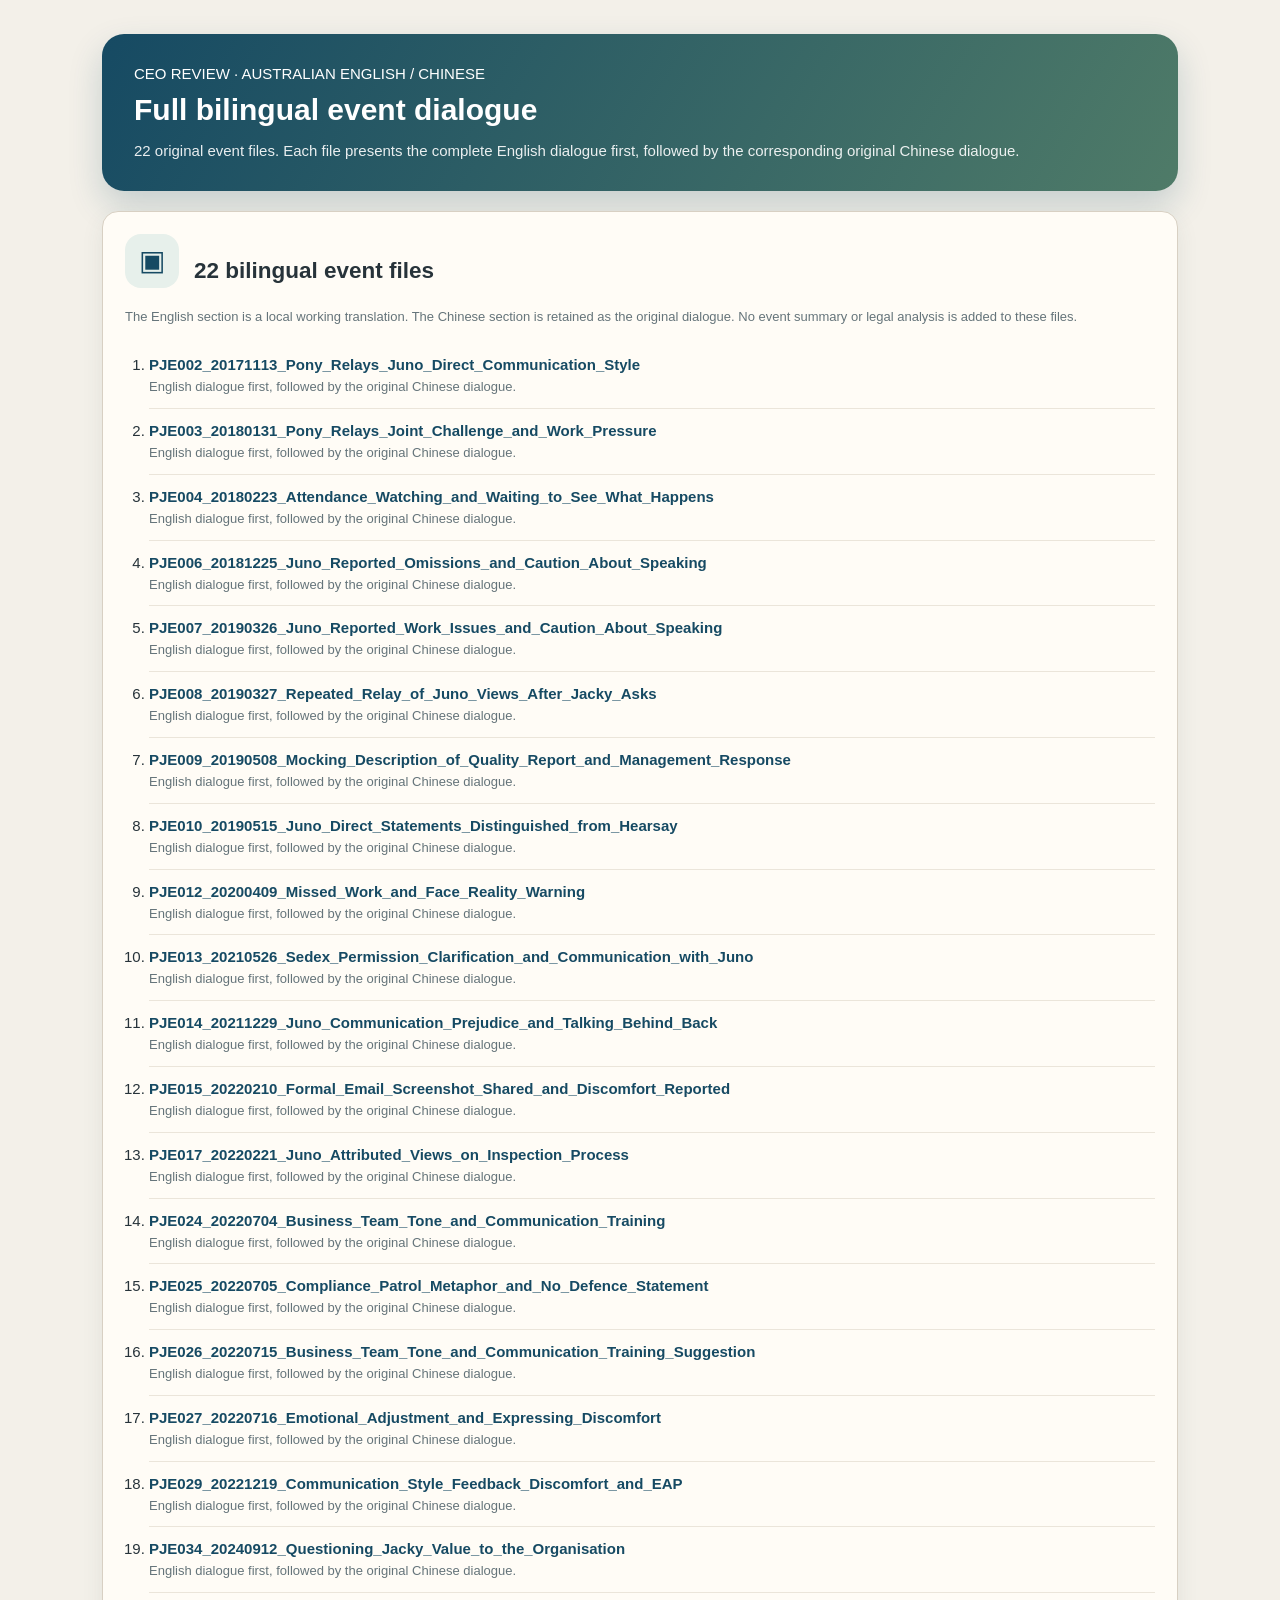
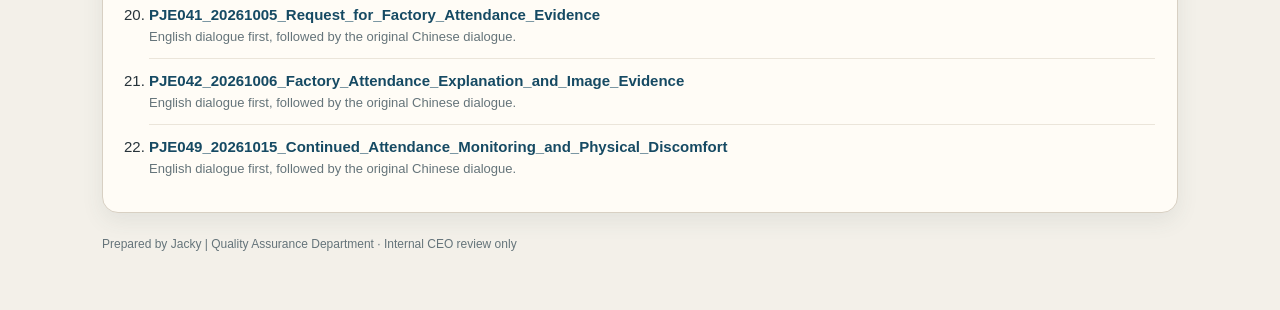
<file: workplace-communication-dashboard-20261107/workplace-dashboard/events/index.html>
<!doctype html><html lang="en-AU"><head><meta charset="utf-8"><meta name="viewport" content="width=device-width,initial-scale=1"><title>Full bilingual event dialogue | CEO review</title><style>
:root{--navy:#164A63;--green:#4F7B68;--bg:#F3F0E9;--card:#FFFCF6;--line:#D8D0C3;--muted:#65747A}*{box-sizing:border-box}body{margin:0;background:var(--bg);color:#27333A;font:15px/1.6 Arial,"Helvetica Neue",sans-serif}.wrap{max-width:1120px;margin:auto;padding:34px 22px 56px}.hero{background:linear-gradient(120deg,#164A63,#4F7B68);color:#fff;border-radius:22px;padding:28px 32px;box-shadow:0 15px 34px #164A6333}.hero h1{margin:0 0 5px;font-size:30px}.hero p{margin:0;opacity:.9}.card{margin-top:20px;background:var(--card);border:1px solid var(--line);border-radius:16px;padding:22px;box-shadow:0 8px 22px #3c4d4c16}.icon{width:54px;height:54px;border-radius:16px;display:grid;place-items:center;background:#E7F0EB;color:var(--navy);font-size:28px;float:left;margin:0 15px 8px 0}.note{color:var(--muted);font-size:13px;clear:both}ol{padding-left:24px;margin-bottom:0}li{padding:10px 0;border-bottom:1px solid #ebe5da}li:last-child{border-bottom:0}a{color:var(--navy);font-weight:700;text-decoration:none}a:hover{text-decoration:underline}li span{display:block;color:var(--muted);font-size:13px}footer{margin-top:22px;color:var(--muted);font-size:12px}</style></head><body><main class="wrap"><section class="hero"><div>CEO REVIEW · AUSTRALIAN ENGLISH / CHINESE</div><h1>Full bilingual event dialogue</h1><p>22 original event files. Each file presents the complete English dialogue first, followed by the corresponding original Chinese dialogue.</p></section><section class="card"><div class="icon">▣</div><h2>22 bilingual event files</h2><p class="note">The English section is a local working translation. The Chinese section is retained as the original dialogue. No event summary or legal analysis is added to these files.</p><ol>
<li><a href="PJE002_20171113_Pony_Relays_Juno_Direct_Communication_Style.txt">PJE002_20171113_Pony_Relays_Juno_Direct_Communication_Style</a><span>English dialogue first, followed by the original Chinese dialogue.</span></li>
<li><a href="PJE003_20180131_Pony_Relays_Joint_Challenge_and_Work_Pressure.txt">PJE003_20180131_Pony_Relays_Joint_Challenge_and_Work_Pressure</a><span>English dialogue first, followed by the original Chinese dialogue.</span></li>
<li><a href="PJE004_20180223_Attendance_Watching_and_Waiting_to_See_What_Happens.txt">PJE004_20180223_Attendance_Watching_and_Waiting_to_See_What_Happens</a><span>English dialogue first, followed by the original Chinese dialogue.</span></li>

<li><a href="PJE006_20181225_Juno_Reported_Omissions_and_Caution_About_Speaking.txt">PJE006_20181225_Juno_Reported_Omissions_and_Caution_About_Speaking</a><span>English dialogue first, followed by the original Chinese dialogue.</span></li>
<li><a href="PJE007_20190326_Juno_Reported_Work_Issues_and_Caution_About_Speaking.txt">PJE007_20190326_Juno_Reported_Work_Issues_and_Caution_About_Speaking</a><span>English dialogue first, followed by the original Chinese dialogue.</span></li>
<li><a href="PJE008_20190327_Repeated_Relay_of_Juno_Views_After_Jacky_Asks.txt">PJE008_20190327_Repeated_Relay_of_Juno_Views_After_Jacky_Asks</a><span>English dialogue first, followed by the original Chinese dialogue.</span></li>
<li><a href="PJE009_20190508_Mocking_Description_of_Quality_Report_and_Management_Response.txt">PJE009_20190508_Mocking_Description_of_Quality_Report_and_Management_Response</a><span>English dialogue first, followed by the original Chinese dialogue.</span></li>
<li><a href="PJE010_20190515_Juno_Direct_Statements_Distinguished_from_Hearsay.txt">PJE010_20190515_Juno_Direct_Statements_Distinguished_from_Hearsay</a><span>English dialogue first, followed by the original Chinese dialogue.</span></li>
<li><a href="PJE012_20200409_Missed_Work_and_Face_Reality_Warning.txt">PJE012_20200409_Missed_Work_and_Face_Reality_Warning</a><span>English dialogue first, followed by the original Chinese dialogue.</span></li>
<li><a href="PJE013_20210526_Sedex_Permission_Clarification_and_Communication_with_Juno.txt">PJE013_20210526_Sedex_Permission_Clarification_and_Communication_with_Juno</a><span>English dialogue first, followed by the original Chinese dialogue.</span></li>
<li><a href="PJE014_20211229_Juno_Communication_Prejudice_and_Talking_Behind_Back.txt">PJE014_20211229_Juno_Communication_Prejudice_and_Talking_Behind_Back</a><span>English dialogue first, followed by the original Chinese dialogue.</span></li>
<li><a href="PJE015_20220210_Formal_Email_Screenshot_Shared_and_Discomfort_Reported.txt">PJE015_20220210_Formal_Email_Screenshot_Shared_and_Discomfort_Reported</a><span>English dialogue first, followed by the original Chinese dialogue.</span></li>
<li><a href="PJE017_20220221_Juno_Attributed_Views_on_Inspection_Process.txt">PJE017_20220221_Juno_Attributed_Views_on_Inspection_Process</a><span>English dialogue first, followed by the original Chinese dialogue.</span></li>





<li><a href="PJE024_20220704_Business_Team_Tone_and_Communication_Training.txt">PJE024_20220704_Business_Team_Tone_and_Communication_Training</a><span>English dialogue first, followed by the original Chinese dialogue.</span></li>
<li><a href="PJE025_20220705_Compliance_Patrol_Metaphor_and_No_Defence_Statement.txt">PJE025_20220705_Compliance_Patrol_Metaphor_and_No_Defence_Statement</a><span>English dialogue first, followed by the original Chinese dialogue.</span></li>
<li><a href="PJE026_20220715_Business_Team_Tone_and_Communication_Training_Suggestion.txt">PJE026_20220715_Business_Team_Tone_and_Communication_Training_Suggestion</a><span>English dialogue first, followed by the original Chinese dialogue.</span></li>
<li><a href="PJE027_20220716_Emotional_Adjustment_and_Expressing_Discomfort.txt">PJE027_20220716_Emotional_Adjustment_and_Expressing_Discomfort</a><span>English dialogue first, followed by the original Chinese dialogue.</span></li>

<li><a href="PJE029_20221219_Communication_Style_Feedback_Discomfort_and_EAP.txt">PJE029_20221219_Communication_Style_Feedback_Discomfort_and_EAP</a><span>English dialogue first, followed by the original Chinese dialogue.</span></li>



<li><a href="PJE034_20240912_Questioning_Jacky_Value_to_the_Organisation.txt">PJE034_20240912_Questioning_Jacky_Value_to_the_Organisation</a><span>English dialogue first, followed by the original Chinese dialogue.</span></li>






<li><a href="PJE041_20261005_Request_for_Factory_Attendance_Evidence.txt">PJE041_20261005_Request_for_Factory_Attendance_Evidence</a><span>English dialogue first, followed by the original Chinese dialogue.</span></li>
<li><a href="PJE042_20261006_Factory_Attendance_Explanation_and_Image_Evidence.txt">PJE042_20261006_Factory_Attendance_Explanation_and_Image_Evidence</a><span>English dialogue first, followed by the original Chinese dialogue.</span></li>





<li><a href="PJE049_20261015_Continued_Attendance_Monitoring_and_Physical_Discomfort.txt">PJE049_20261015_Continued_Attendance_Monitoring_and_Physical_Discomfort</a><span>English dialogue first, followed by the original Chinese dialogue.</span></li></ol></section><footer>Prepared by Jacky | Quality Assurance Department · Internal CEO review only</footer></main></body></html>
</file>
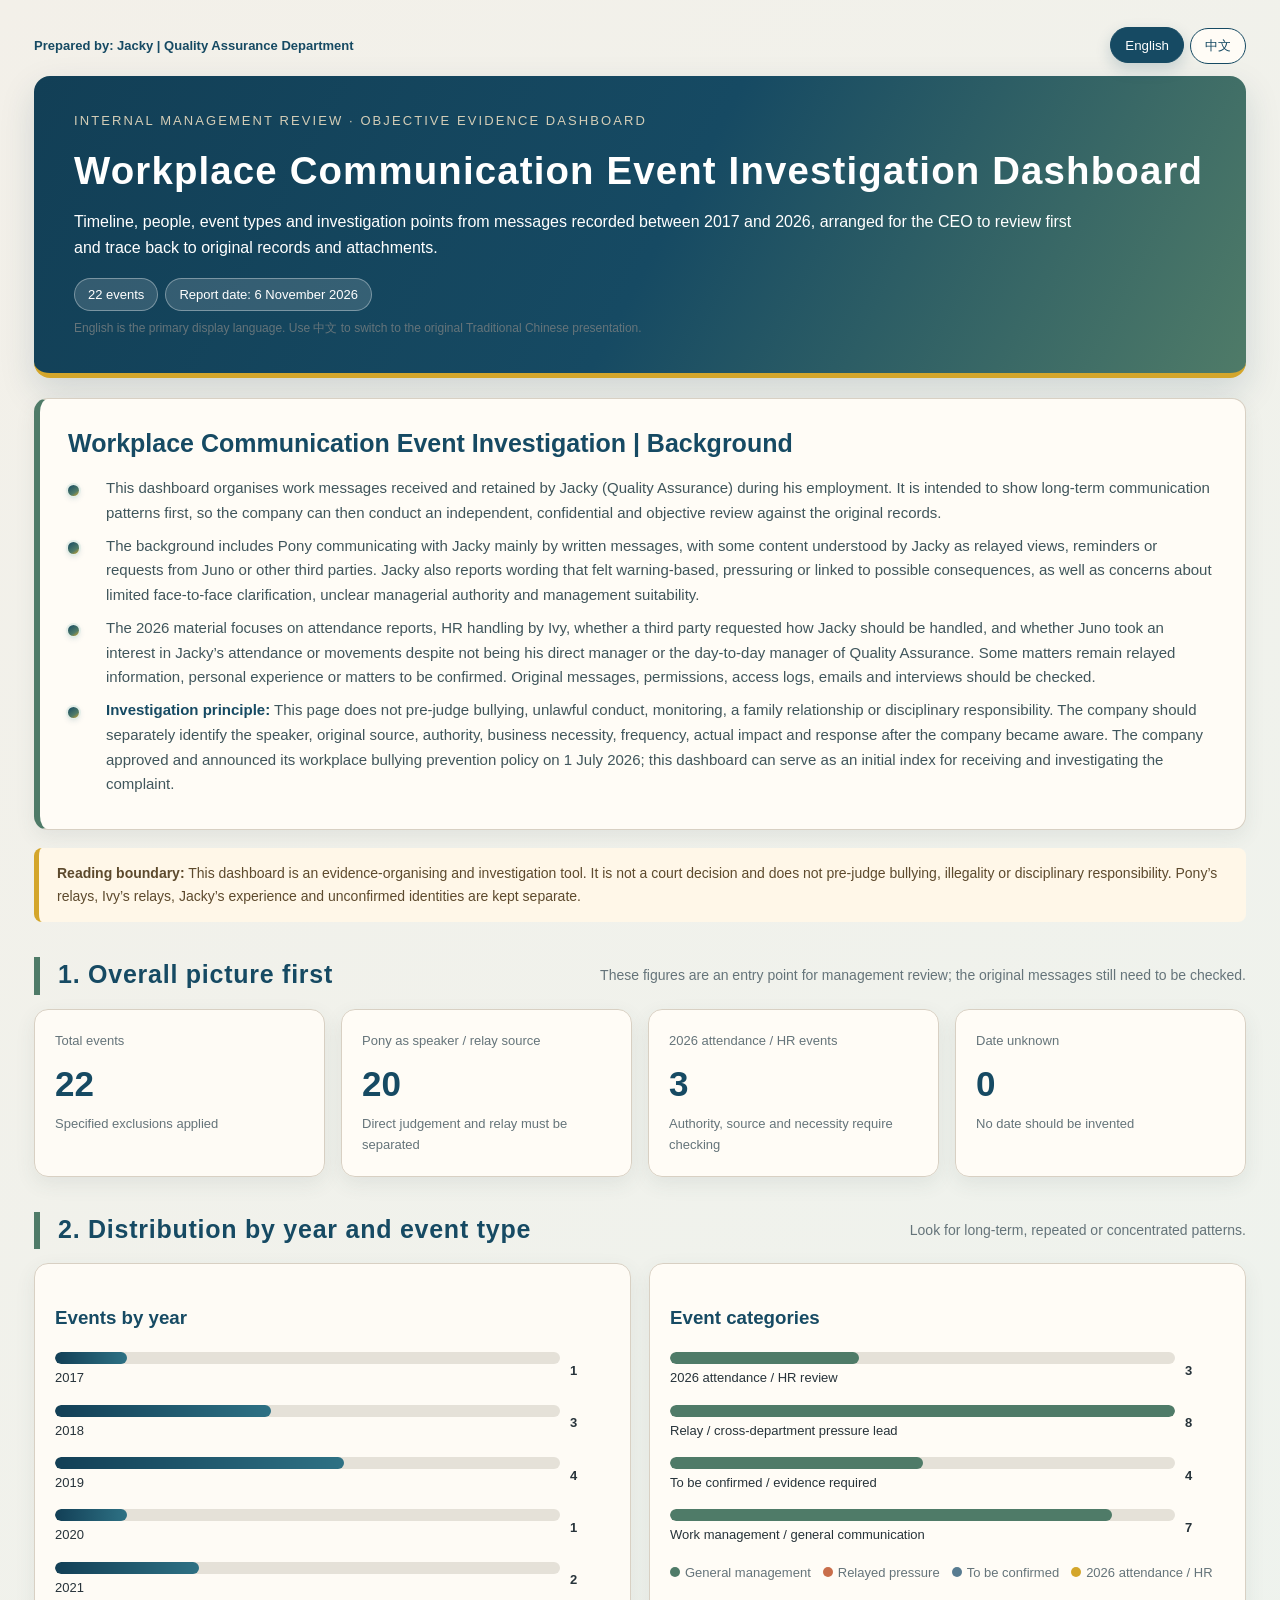
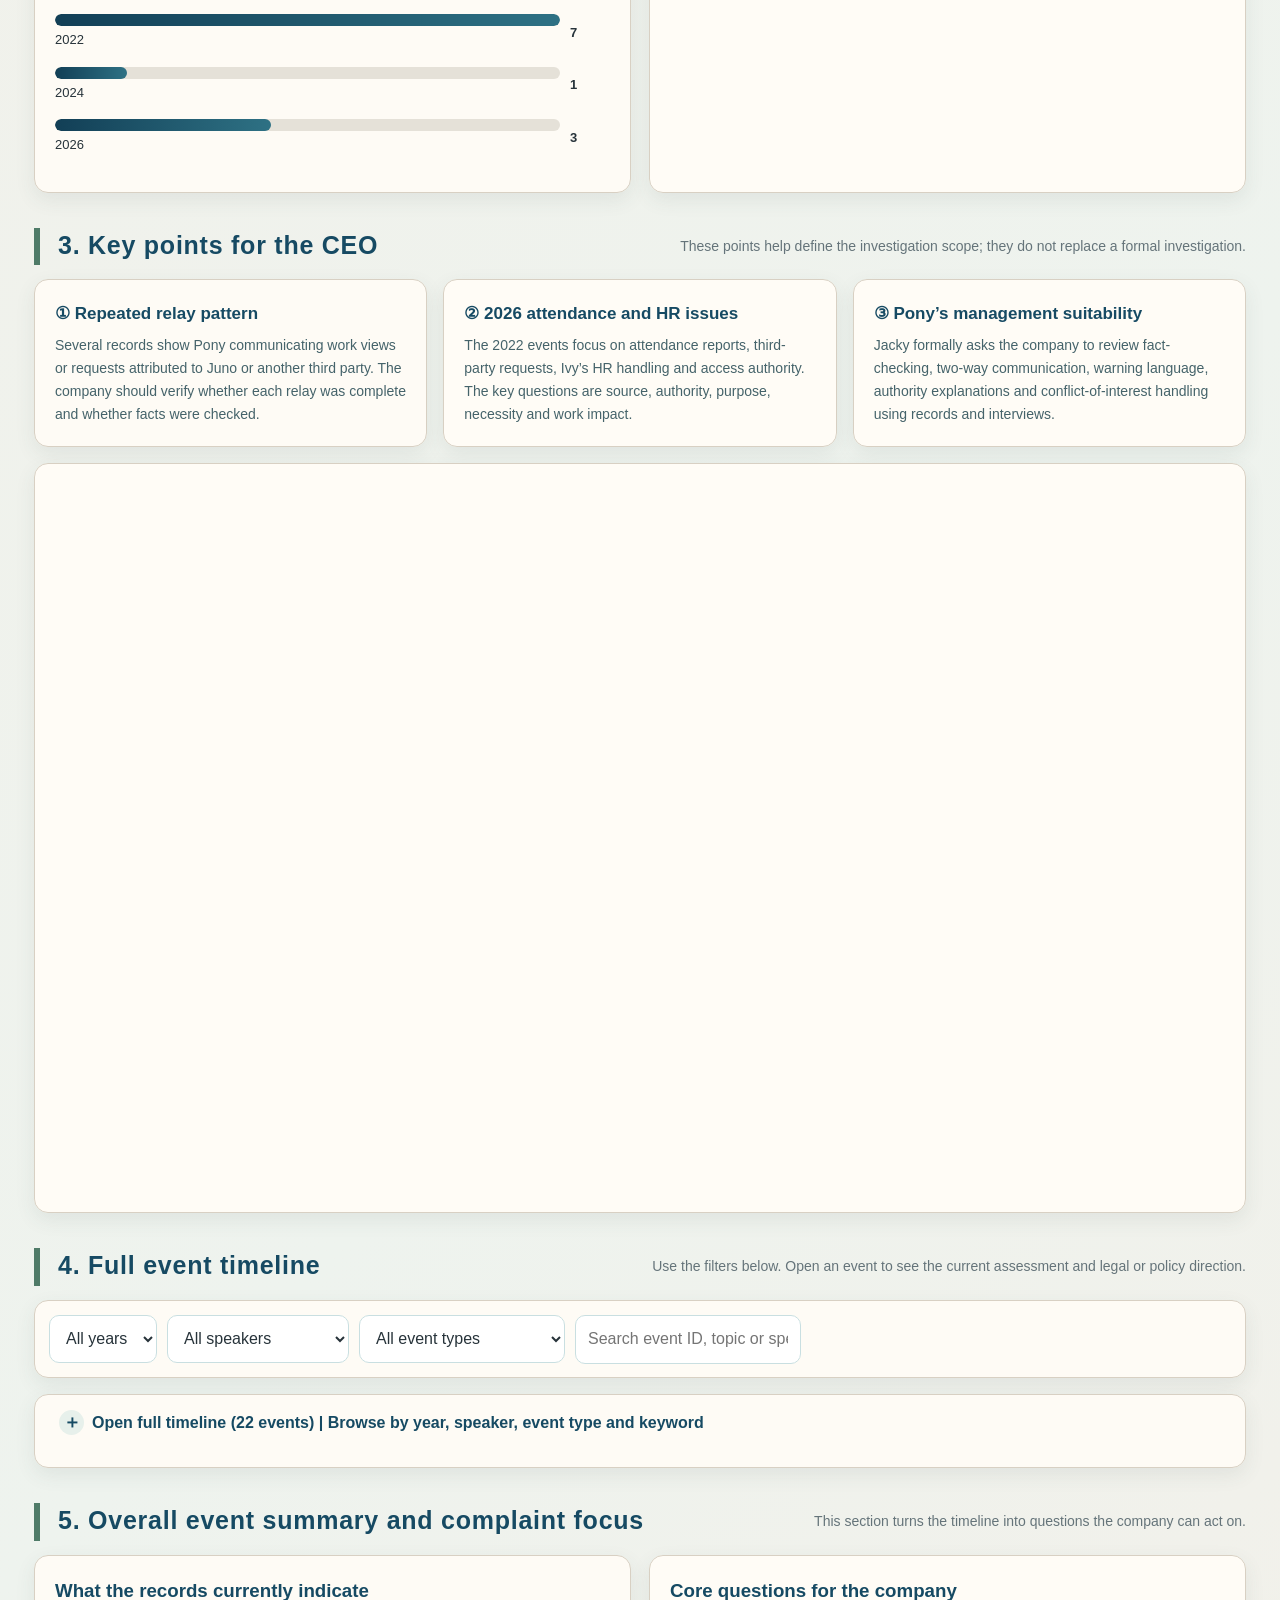
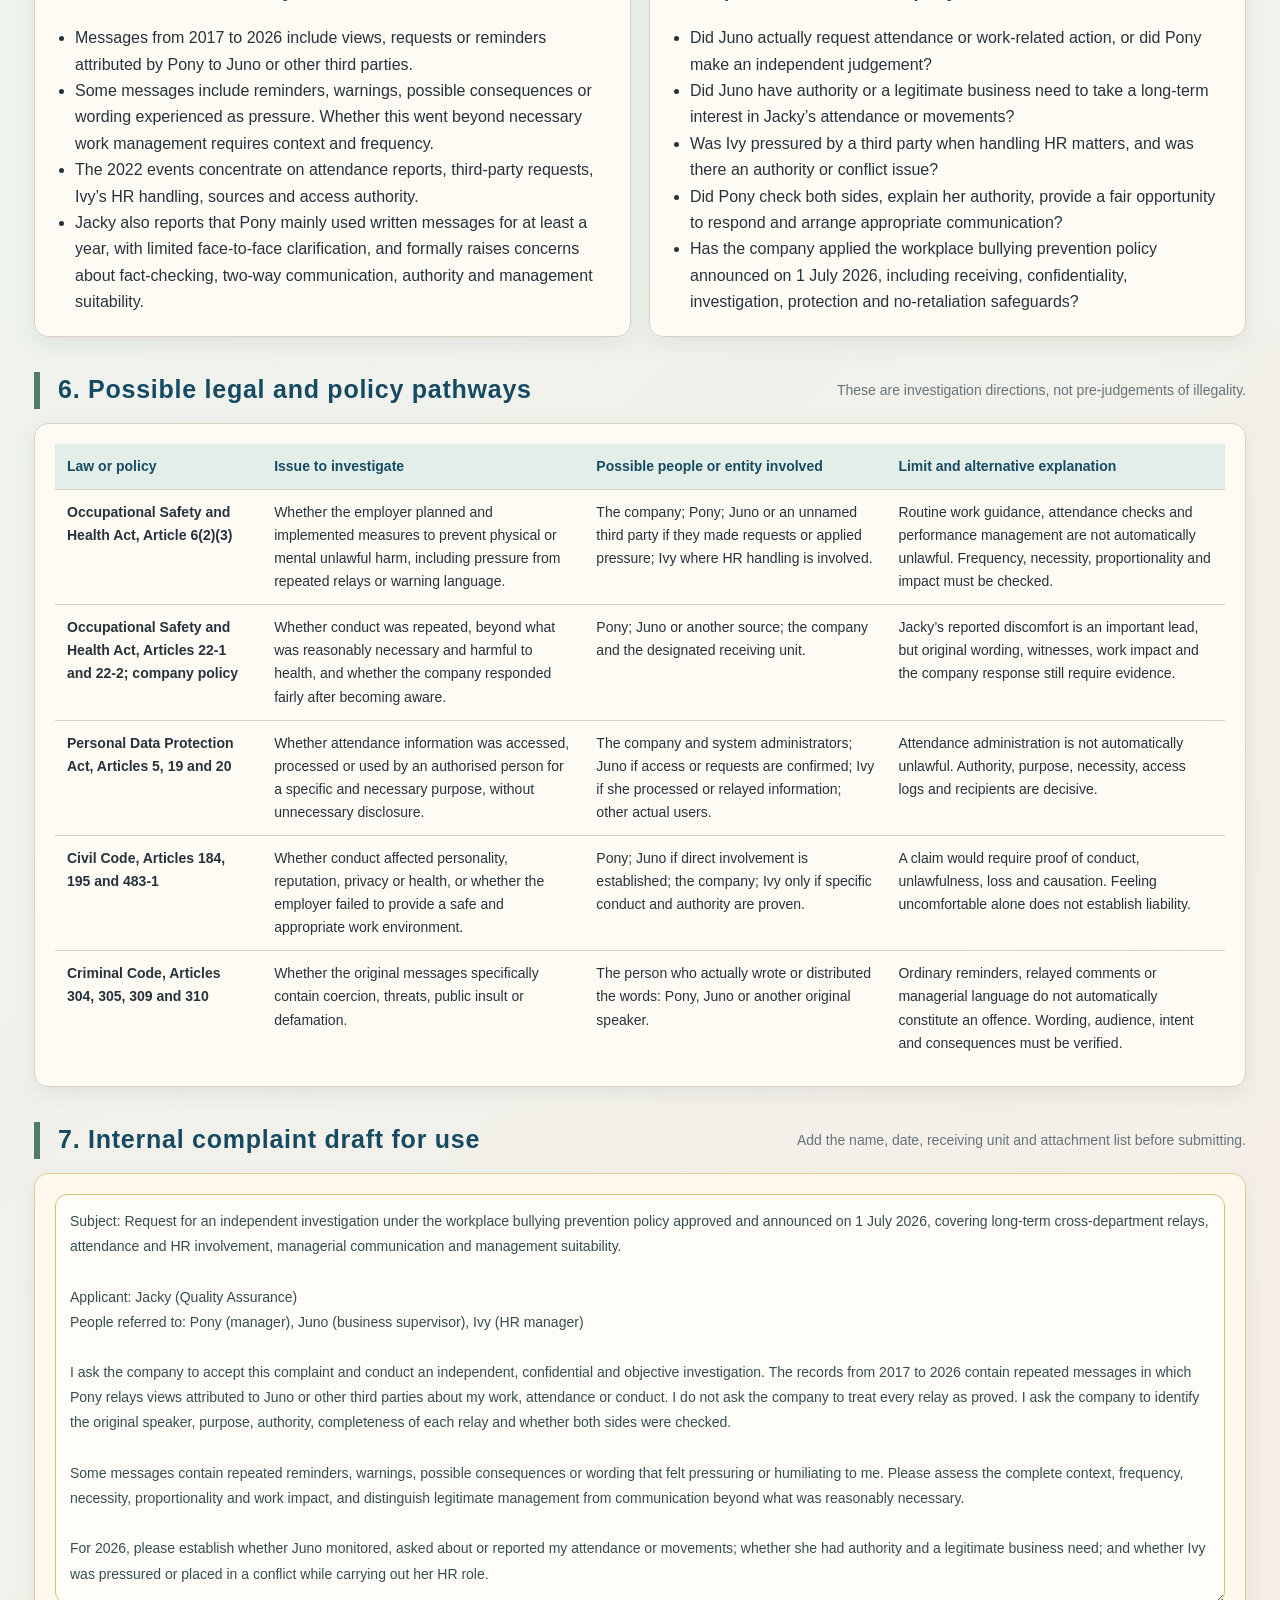
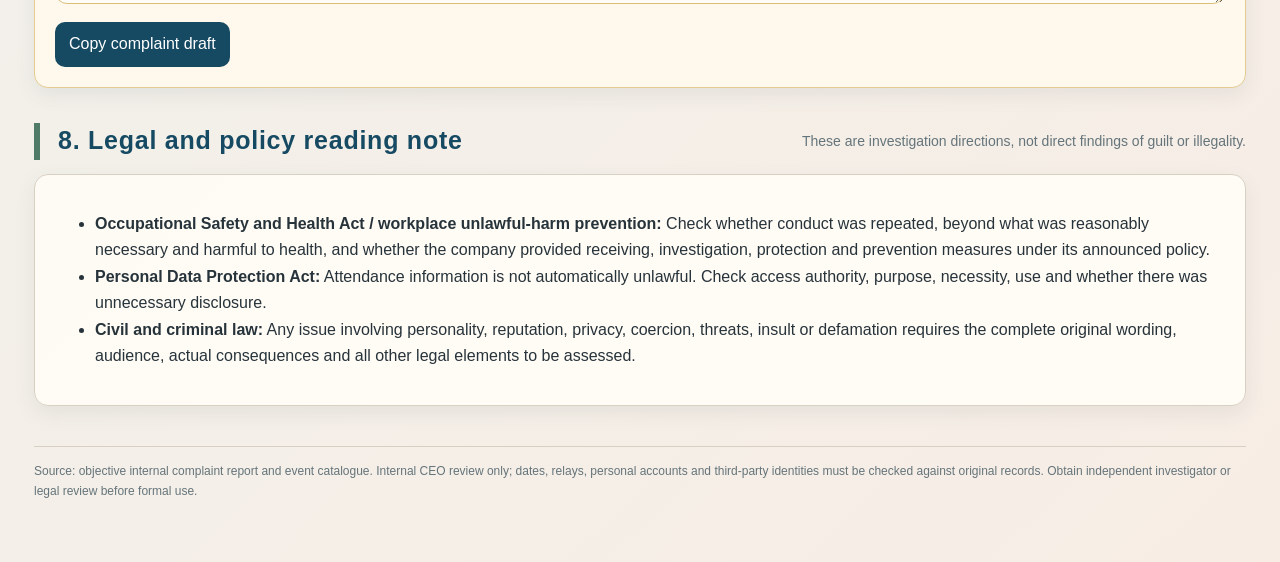
<file: workplace-communication-dashboard-20261107/05_英中對照CEO儀表板/職場溝通事件調查儀表板_給CEO_英中對照_澳洲英文優先_20261106.html>
<!doctype html>
<html lang="en-AU">
<head>
<meta charset="utf-8"><meta name="viewport" content="width=device-width, initial-scale=1">
<title>Workplace Communication Event Investigation Dashboard | CEO Review</title>
<style>
:root{--ink:#183b42;--muted:#638087;--bg:#f4fafb;--card:#fff;--line:#d7e9eb;--teal:#3aa89b;--coral:#f07878;--violet:#8e7cf2;--amber:#f1a34b;--navy:#205f6a;}
*{box-sizing:border-box} body{margin:0;background:linear-gradient(135deg,#f4fafb 0%,#eef8f4 50%,#fff8ed 100%);color:var(--ink);font-family:"Microsoft JhengHei","Noto Sans TC",Arial,sans-serif;line-height:1.65}
.wrap{max-width:1500px;margin:auto;padding:28px 34px 60px}.hero{background:linear-gradient(120deg,#1d6670,#3e9b91);color:white;border-radius:28px;padding:34px 40px;box-shadow:0 18px 45px #245e6d22}.eyebrow{letter-spacing:.12em;font-size:13px;opacity:.85}.hero h1{font-size:clamp(28px,3vw,46px);margin:8px 0 6px;letter-spacing:.02em}.hero p{margin:0;max-width:1000px;font-size:16px}.badge{display:inline-block;background:#ffffff24;border:1px solid #ffffff58;border-radius:999px;padding:5px 13px;margin:16px 7px 0 0;font-size:13px}.notice{margin-top:18px;padding:14px 18px;border-left:5px solid #f4be68;background:#fff8e8;color:#6b4d20;border-radius:12px;font-size:14px}.section-title{margin:35px 0 14px;display:flex;align-items:end;justify-content:space-between;gap:16px}.section-title h2{margin:0;font-size:25px}.section-title p{margin:0;color:var(--muted);font-size:14px}.grid{display:grid;grid-template-columns:repeat(4,1fr);gap:16px}.card{background:var(--card);border:1px solid var(--line);border-radius:18px;padding:20px;box-shadow:0 8px 25px #295b6410}.kpi .label{font-size:13px;color:var(--muted)}.kpi .num{font-size:35px;font-weight:800;color:var(--navy);margin-top:4px}.kpi .hint{font-size:13px;color:var(--muted)}.panels{display:grid;grid-template-columns:1fr 1fr;gap:18px}.bar-row{display:grid;grid-template-columns:68px 1fr 40px;gap:10px;align-items:center;margin:11px 0;font-size:13px}.bar{height:12px;background:#e7f1f2;border-radius:99px;overflow:hidden}.bar i{display:block;height:100%;border-radius:99px;background:linear-gradient(90deg,#58bca9,#f1a34b)}.legend{display:flex;gap:12px;flex-wrap:wrap;font-size:13px;color:var(--muted)}.legend span:before{content:"";display:inline-block;width:10px;height:10px;border-radius:50%;background:var(--c);margin-right:5px}.filters{display:flex;gap:10px;flex-wrap:wrap;background:#ffffffb8;border:1px solid var(--line);padding:14px;border-radius:16px}.filters select,.filters input{border:1px solid #c9dfe1;border-radius:10px;padding:10px 12px;background:white;color:var(--ink);font:inherit}.timeline{position:relative;margin-top:20px;padding:10px 0}.timeline:before{content:"";position:absolute;left:50%;top:0;bottom:0;width:5px;background:#b6dfe0;border-radius:99px;transform:translateX(-50%)}.event{position:relative;width:calc(50% - 42px);margin:0 0 18px;background:white;border:2px solid var(--line);border-radius:16px;padding:16px 18px;box-shadow:0 7px 20px #275f6d12}.event.left{margin-right:auto}.event.right{margin-left:auto}.event:after{content:"";position:absolute;top:27px;width:18px;height:18px;border-radius:50%;background:var(--accent);border:4px solid var(--bg);box-shadow:0 0 0 2px var(--accent)}.event.left:after{right:-53px}.event.right:after{left:-53px}.event h3{margin:0 0 6px;font-size:15px;color:var(--navy)}.event .topic{font-size:14px;margin:6px 0;color:#294e55}.event .meta{font-size:12px;color:var(--muted);display:flex;gap:8px;flex-wrap:wrap}.tag{border-radius:999px;padding:2px 8px;background:#edf6f6;color:var(--navy)}.tag.coral{background:#fff0f0;color:#a54b4b}.tag.violet{background:#f2efff;color:#5b4db3}.tag.amber{background:#fff4e5;color:#9a641f}.year{position:sticky;top:8px;z-index:3;width:fit-content;margin:20px auto 14px;background:var(--navy);color:white;border-radius:999px;padding:4px 15px;font-weight:800;font-size:14px;box-shadow:0 6px 16px #1f667033}.summary{display:grid;grid-template-columns:repeat(3,1fr);gap:16px}.summary .card{min-height:145px}.summary h3{margin:0 0 6px;font-size:17px}.summary p{margin:0;font-size:14px;color:#45636a}.footer{margin-top:40px;color:var(--muted);font-size:12px;border-top:1px solid var(--line);padding-top:15px}.empty{padding:30px;text-align:center;color:var(--muted);display:none}@media(max-width:900px){.wrap{padding:18px}.grid,.panels,.summary{grid-template-columns:1fr 1fr}.timeline:before{left:12px}.event,.event.left,.event.right{width:calc(100% - 38px);margin-left:38px}.event.left:after,.event.right:after{left:-38px;right:auto}.year{margin-left:38px}}@media(max-width:560px){.grid,.panels,.summary{grid-template-columns:1fr}.hero{padding:26px 22px}.wrap{padding:12px}.event{padding:13px}.section-title{display:block}}

.detail-grid{display:grid;grid-template-columns:repeat(2,1fr);gap:18px}.detail-grid .card h3{color:var(--navy);margin-top:0}.detail-grid ul{margin:8px 0 0;padding-left:20px}.risk-table{width:100%;border-collapse:collapse;font-size:14px}.risk-table th{background:#e9f5f5;color:var(--navy);text-align:left}.risk-table th,.risk-table td{padding:11px 12px;border-bottom:1px solid var(--line);vertical-align:top}.risk-table tr:last-child td{border-bottom:0}.complaint{background:#fffdf7;border:1px solid #f0d49a}.complaint textarea{width:100%;min-height:410px;border:1px solid #e4c982;border-radius:12px;padding:14px;background:#fffef9;color:#354e52;font:14px/1.8 "Microsoft JhengHei",sans-serif;resize:vertical}.copy-btn{margin-top:10px;border:0;border-radius:10px;padding:9px 14px;background:var(--navy);color:white;font:inherit;cursor:pointer}.copy-btn:hover{filter:brightness(1.08)}@media(max-width:900px){.detail-grid{grid-template-columns:1fr}.risk-table{font-size:13px;display:block;overflow:auto;white-space:normal}}


.timeline-drawer{margin-top:16px;border:1px solid var(--line);border-radius:18px;background:#ffffffaa;padding:0 16px 16px}.timeline-drawer summary{cursor:pointer;list-style:none;padding:15px 8px;color:var(--navy);font-weight:800}.timeline-drawer summary::-webkit-details-marker{display:none}.timeline-drawer summary:before{content:"＋";display:inline-flex;align-items:center;justify-content:center;width:25px;height:25px;margin-right:8px;border-radius:50%;background:#e6f5f3;color:var(--navy);font-size:18px}.timeline-drawer[open] summary:before{content:"−"}.timeline-drawer summary:hover{color:#16776f}.timeline-drawer[open]{box-shadow:0 10px 28px #275f6d12}

.card,.event,.filters,.timeline-drawer{position:relative;transition:transform .22s ease,box-shadow .22s ease,filter .22s ease;transform-style:preserve-3d}.card:hover,.event:hover,.filters:hover,.timeline-drawer:hover{transform:translateY(-4px);box-shadow:0 16px 34px #245f6d20;filter:brightness(1.015)}.card:before,.event:before{content:"";position:absolute;inset:0;border-radius:inherit;pointer-events:none;background:linear-gradient(125deg,#ffffff80,transparent 34%);opacity:0;transition:opacity .22s ease}.card:hover:before,.event:hover:before{opacity:1}.kpi:hover .num{color:#16776f;text-shadow:0 2px 12px #56bdb255}.risk-table tbody tr{transition:background .2s ease,transform .2s ease}.risk-table tbody tr:hover{background:#f4fbfa;transform:translateX(3px)}.summary .card:hover h3{color:#16776f}.copy-btn{transition:transform .2s ease,box-shadow .2s ease}.copy-btn:hover{transform:translateY(-2px);box-shadow:0 8px 18px #205f6a33}@media (prefers-reduced-motion:reduce){.card,.event,.filters,.timeline-drawer,.risk-table tbody tr,.copy-btn{transition:none}.card:hover,.event:hover,.filters:hover,.timeline-drawer:hover,.risk-table tbody tr:hover,.copy-btn:hover{transform:none}}

.card:hover,.event:hover,.filters:hover,.timeline-drawer:hover{border-color:#79dfd2;box-shadow:0 0 0 2px #a1f3e366,0 0 24px #63ddce66,0 16px 34px #245f6d20}

/* Mature Australian corporate / coastal palette: navy, eucalyptus, sandstone, terracotta and wattle. */
:root{--ink:#27333A;--muted:#65747A;--bg:#F3F0E9;--card:#FFFCF6;--line:#D8D0C3;--teal:#4F7B68;--coral:#C96E4B;--violet:#587C91;--amber:#D4A62B;--navy:#164A63}
body{background:linear-gradient(135deg,#F3F0E9 0%,#EEF3EE 48%,#F7EDE5 100%);color:var(--ink);font-family:"Microsoft JhengHei","Aptos","Arial",sans-serif}
.hero{background:linear-gradient(118deg,#123F56 0%,#164A63 52%,#4F7B68 100%);border-radius:16px;box-shadow:0 14px 35px #163f5626;border-bottom:5px solid #D4A62B}
.eyebrow{letter-spacing:.16em;color:#F6E6C8}.hero h1{letter-spacing:.03em}.notice{background:#FFF7E8;border-left-color:#D4A62B;color:#5D4A2D;border-radius:8px}
.section-title{border-left:5px solid var(--teal);padding-left:13px}.section-title h2{color:#164A63}.card,.event,.filters,.timeline-drawer{background:rgba(255,252,246,.96);border-color:#D8D0C3;border-radius:14px;box-shadow:0 7px 20px #3c4d4c16}
.card:hover,.event:hover,.filters:hover,.timeline-drawer:hover{border-color:#D4A62B;box-shadow:0 0 0 2px #F0D58A66,0 0 24px #D4A62B44,0 16px 34px #3c4d4c22}
.kpi .num{color:#164A63}.kpi:hover .num{color:#4F7B68}.bar{background:#E5E1D8}.bar i{background:linear-gradient(90deg,#4F7B68,#D4A62B)}
.timeline:before{background:#9DBCAF}.year{background:#164A63;box-shadow:0 5px 15px #164A6330}.event h3{color:#164A63}.event .topic{color:#354C52}.tag{background:#E7F0EB;color:#315E4B}.tag.coral{background:#F8E8E0;color:#9B4D36}.tag.violet{background:#E7EEF2;color:#3F6174}.tag.amber{background:#FFF0C8;color:#896719}
.risk-table th{background:#E4EEE8;color:#164A63}.risk-table tbody tr:hover{background:#F7F0DF}.complaint{background:#FFF9ED;border-color:#E4CC91}.complaint textarea{background:#FFFDF7;border-color:#D9BE78}.copy-btn{background:#164A63}.copy-btn:hover{background:#4F7B68}
.timeline-drawer summary:before{background:#E7F0EB;color:#164A63}.footer{color:#65747A;border-color:#D8D0C3}

.hero h1,.section-title h2,.card h3,.event h3,.timeline-drawer summary{transition:color .2s ease,font-weight .2s ease,text-shadow .2s ease}.section-title h2:hover,.card h3:hover,.event h3:hover,.timeline-drawer summary:hover{color:#0C3548;font-weight:900;text-shadow:0 1px 0 #ffffff}.hero h1:hover{color:#FFF0BC;font-weight:900;text-shadow:0 2px 12px #071e2a88}

/* Reference-style headings: green vertical rule, deep blue title, stronger hover state. */
.section-title{border-left:0;padding-left:0;align-items:center}.section-title h2{display:inline-block;border-left:6px solid #4F7B68;padding:2px 0 4px 18px;color:#164A63;font-size:25px;line-height:1.25;letter-spacing:.03em}.section-title h2:hover{color:#0C3548;font-weight:900;border-left-color:#D4A62B}.card h3,.event h3,.timeline-drawer summary{color:#164A63}.card h3:hover,.event h3:hover,.timeline-drawer summary:hover{color:#0C3548;font-weight:900}
/* expand_dashboard_frame_float */

.hero,.notice,.card,.event,.filters,.timeline-drawer,.complaint{transition:transform .22s ease,box-shadow .22s ease,filter .22s ease}.hero:hover,.notice:hover,.card:hover,.event:hover,.filters:hover,.timeline-drawer:hover,.complaint:hover{transform:translateY(-5px);box-shadow:0 0 0 2px #a1f3e366,0 0 24px #63ddce55,0 18px 38px #245f6d24;filter:brightness(1.015)}
@media (prefers-reduced-motion:reduce){.hero,.notice,.card,.event,.filters,.timeline-drawer,.complaint{transition:none}.hero:hover,.notice:hover,.card:hover,.event:hover,.filters:hover,.timeline-drawer:hover,.complaint:hover{transform:none}}

/* Navy glow for every framed block on hover. */
.hero:hover,.notice:hover,.card:hover,.event:hover,.filters:hover,.timeline-drawer:hover,.complaint:hover{border-color:#164A63;box-shadow:0 0 0 2px #164A6366,0 0 26px #164A6359,0 18px 38px #123F5638}

/* Hover text on light frames becomes darker, never brighter. */
.notice:hover,.card:hover,.event:hover,.filters:hover,.timeline-drawer:hover,.complaint:hover{color:#111820}.notice:hover h3,.notice:hover p,.card:hover h3,.card:hover p,.card:hover li,.card:hover td,.card:hover th,.event:hover h3,.event:hover p,.event:hover summary,.timeline-drawer:hover summary,.complaint:hover label{color:#111820}.section-title h2:hover{color:#111820;text-shadow:none}.hero h1:hover{color:#FFF0BC}

.intro{background:#FFFCF6;border:1px solid #D8D0C3;border-left:6px solid #4F7B68;border-radius:14px;padding:24px 28px;box-shadow:0 7px 20px #3c4d4c16;margin-top:20px}.intro h2{margin:0 0 12px;color:#164A63;font-size:25px}.intro p{margin:8px 0;color:#40565C;font-size:15px}.intro strong{color:#164A63}

.intro p{position:relative;padding-left:38px}.intro p:before{content:"";position:absolute;left:0;top:.48em;width:18px;height:18px;border-radius:50%;background:linear-gradient(145deg,#164A63 0%,#4F7B68 65%,#D4A62B 100%);box-shadow:0 0 0 4px #E4EEE8,0 4px 10px #164A6333;transition:transform .2s ease,box-shadow .2s ease}.intro p:hover:before{transform:scale(1.18);box-shadow:0 0 0 4px #E4EEE8,0 0 16px #164A6355}

.intro p:before{width:.3cm;height:.3cm;top:.58em;box-shadow:0 0 0 2px #E4EEE8,0 2px 6px #164A6333}.intro p:hover:before{box-shadow:0 0 0 2px #E4EEE8,0 0 10px #164A6355}
</style>
<style>
.language-switcher{position:static;z-index:20;display:flex;justify-content:flex-end;gap:6px;margin:0 0 12px}
.language-switcher button{border:1px solid #164A63;background:#FFFCF6;color:#164A63;border-radius:999px;padding:8px 14px;font:700 13px/1.2 inherit;cursor:pointer;transition:.2s ease}
.language-switcher button.active,.language-switcher button:hover{background:#164A63;color:#fff;box-shadow:0 6px 15px #164A6333;transform:translateY(-1px)}
body.lang-en .zh-only{display:none!important} body.lang-zh .en-only{display:none!important}
body.lang-en .zh-author{display:none!important} body.lang-zh .en-author{display:none!important}
.author-credit{margin-right:auto;align-self:center;color:#164A63;font-size:13px;font-weight:700}
.bar-row{grid-template-columns:1fr 40px;grid-template-areas:"bar value" "label value";row-gap:3px;align-items:center;margin:16px 0}.bar-row>span{grid-area:label}.bar-row>.bar{grid-area:bar}.bar-row>b{grid-area:value;align-self:center}
.evidence-card{display:flex;align-items:center;gap:16px;margin-top:16px}.evidence-icon{width:52px;height:52px;border-radius:15px;display:grid;place-items:center;flex:0 0 auto;background:#E7F0EB;color:#164A63;font-size:27px;box-shadow:0 5px 12px #164A6320}.evidence-card h3{margin:0 0 4px}.evidence-card p{margin:0;color:#65747A;font-size:14px}.evidence-card a{color:#164A63;font-weight:800;text-decoration:none}.evidence-card a:hover{text-decoration:underline}
body.lang-en .hero p,body.lang-en .intro p,body.lang-en .card p,body.lang-en .card li,body.lang-en .risk-table td,body.lang-en textarea{font-family:Arial,"Helvetica Neue",sans-serif}
.bilingual-note{font-size:12px;color:#65747A;margin-top:8px}
</style></head>
<body><main class="wrap">
<section class="hero"><div class="eyebrow">INTERNAL MANAGEMENT REVIEW · OBJECTIVE EVIDENCE DASHBOARD</div><h1>職場溝通事件調查儀表板</h1><p>2017–2026年訊息紀錄的時間、人物、事件類型與調查重點，供管理階層先快速掌握，再回查原始訊息與附件。</p><span class="badge">22件事件</span><span class="badge">資料報告日：2026-11-06</span></section>
<section class="intro"><h2>職場溝通事件調查｜前言背景</h2><p>本儀表板整理Jacky（品保部）在職期間收到及保存的工作訊息，目的是讓管理階層先看見長期溝通模式，再由公司依原始紀錄進行獨立、保密及客觀調查。</p><p>調查背景涉及：Pony作為主管長期以文字訊息與Jacky溝通，部分內容被Jacky理解為轉述Juno或其他第三人的意見、提醒或要求；Jacky也反映部分訊息帶有警告、壓力或可能後果的語氣，並對長期缺少當面雙向溝通、主管權限說明及管理適任性產生疑慮。</p><p>2026年資料另集中於出勤反映、人資主管Ivy的處理、第三人是否要求如何處理Jacky，以及Juno是否以非直屬主管或非品管日常管理者的立場關注Jacky出勤與上班行動。這些事項目前部分仍屬轉述、本人感受或待確認，應調取原始訊息、權限設定、系統存取紀錄、郵件及訪談資料查明。</p><p><strong>調查原則：</strong>本頁不預先認定霸凌、違法、監控、親屬關係或任何人應受處分；公司應分別確認說話者、原始來源、權限、業務必要性、溝通頻率、實際影響及公司知悉後的處理情形。公司已於2026年7月1日公告職場霸凌防治規範，本儀表板可作為受理與調查的初步索引。</p></section><div class="notice"><b>閱讀界線：</b>本儀表板是證據整理與調查線索，不是法院判決，也不預先認定霸凌、違法或任何人應受處分。Pony轉述、Ivy轉述、本人感受與待確認身分均分開標示。</div>
<div class="section-title"><h2>一、先看整體狀況</h2><p>數字是管理階層的閱讀入口，仍需回查原始訊息。</p></div><section class="grid" id="kpis"></section>
<div class="section-title"><h2>二、年度與事件類型分布</h2><p>看是否存在長期、重複或集中發生的模式。</p></div><section class="panels"><div class="card"><h3>年度事件數</h3><div id="yearBars"></div></div><div class="card"><h3>事件分類</h3><div id="kindBars"></div><div class="legend"><span style="--c:var(--teal)">一般管理</span><span style="--c:var(--coral)">轉述壓力</span><span style="--c:var(--violet)">待確認</span><span style="--c:var(--amber)">2026出勤人資</span></div></div></section>
<div class="section-title"><h2>三、給老闆的重點摘要</h2><p>用於決定調查範圍，不取代正式調查。</p></div><section class="summary"><div class="card"><h3>① 長期重複的轉述線索</h3><p>多筆紀錄顯示Pony以「轉述Juno或第三人」的方式傳達對Jacky的工作評價或要求；是否為完整轉述、是否查核事實，應調取原始訊息確認。</p></div><div class="card"><h3>② 2026年出勤／人資議題</h3><p>2026年事件集中在出勤反映、第三人要求、Ivy的人資處理與資料權限；重點是查明來源、權限、目的、必要性及是否造成工作壓力。</p></div><div class="card"><h3>③ Pony主管溝通適任性</h3><p>Jacky正式提出對主管查核事實、雙向溝通、警告語氣、授權說明與利益衝突處理能力的疑慮，請公司以資料與訪談客觀評估。</p></div></section>
<div class="section-title"><h2>四、完整事件時間軸</h2><p>可用下方條件篩選；點選事件可展開目前判斷與法律／制度方向。</p></div><div class="filters"><select id="yearFilter"><option value="all">全部年份</option></select><select id="speakerFilter"><option value="all">全部說話者</option></select><select id="kindFilter"><option value="all">全部事件類型</option></select><input id="search" placeholder="搜尋事件編號、主題、說話者…"/></div><details class="timeline-drawer"><summary>展開完整時間軸（22件事件）｜可依年份、說話者、事件類型與關鍵字瀏覽</summary><div class="timeline" id="timeline"></div><div class="empty" id="empty">沒有符合條件的事件。</div></details>

<div class="section-title"><h2>五、整體事件摘要與申訴重點</h2><p>這一區把時間軸轉成管理階層可以處理的問題。</p></div>
<section class="detail-grid">
<div class="card"><h3>目前從紀錄可以看見</h3><ul><li>2017年至2026年有多年度訊息紀錄，部分內容由Pony轉述Juno或其他第三人對Jacky的看法、要求或提醒。</li><li>部分訊息同時出現提醒、警告、可能後果或使人感到壓力的語氣；是否逾越必要工作管理範圍，需依完整前後文與頻率判斷。</li><li>2026年事件集中在出勤反映、第三人要求、Ivy的人資處理、資料來源及權限問題。</li><li>Jacky另反映Pony長期以文字訊息為主要溝通方式，較少安排當面釐清，並正式提出主管查核事實、雙向溝通、授權說明及管理適任性的疑慮。</li></ul></div>
<div class="card"><h3>公司需要查明的核心問題</h3><ul><li>Juno是否實際提出出勤或工作處理要求？Pony的訊息是直接判斷，還是單純轉述？</li><li>Juno是否有權限或業務必要性長期關注品保部屬Jacky的出勤與上班行動？</li><li>Ivy是否受到第三人要求而介入人資處理？是否有權限衝突或利益衝突？</li><li>Pony是否有查核雙方說法、說明授權範圍、提供合理回應機會及安排適當溝通？</li><li>公司是否已依2026年7月1日公告的職場霸凌防治規範提供受理、保密、調查、保護及防止不利處分措施？</li></ul></div>
</section>
<div class="section-title"><h2>六、可能涉及的法律與制度對照</h2><p>以下是調查方向，不是預先認定違法。</p></div>
<section class="card"><table class="risk-table"><thead><tr><th>規範</th><th>可能對應的事件問題</th><th>可能涉及對象（待調查）</th><th>目前限制與反向情境</th></tr></thead><tbody>
<tr><td><b>職業安全衛生法第6條第2項第3款</b></td><td>雇主是否應規劃並採取預防身心不法侵害的措施；長期轉述、威嚇式語氣、跨部門施壓是否造成工作壓力。</td><td>雇主／公司；Pony（主管溝通與管理行為）；Juno或未具名第三人（若有提出要求或施壓）；Ivy（若涉及人資處理）。</td><td>正常工作指導、出勤核對或績效管理不當然違法；需查明頻率、必要性、比例性及實際影響。</td></tr>
<tr><td><b>職業安全衛生法第22-1、22-2條及公司防治規範</b></td><td>是否有持續、逾越業務必要合理範圍並造成身心健康危害的言詞或行為；公司知悉後是否啟動公正、客觀調查與保護。</td><td>Pony（直接訊息與主管處理）；Juno或其他第三人（若為轉述來源或要求者）；公司／受理單位（知悉後的防治與調查責任）。</td><td>本人感受是重要線索，但仍需完整原文、證人、工作影響及公司處理紀錄支持。</td></tr>
<tr><td><b>個人資料保護法第5、19、20條</b></td><td>出勤資料是否由有權限人員、基於特定目的、在必要範圍內蒐集、處理或利用；是否有不必要揭露或超出目的使用。</td><td>公司／出勤系統管理者；Juno（若確有查閱、要求或取得資料）；Ivy（若處理、利用或轉達資料）；其他實際存取者（待確認）。</td><td>公司依法管理出勤不等於違法；重點是權限、目的、必要性、存取紀錄及揭露對象。</td></tr>
<tr><td><b>民法第184、195、483-1條</b></td><td>若有侵害人格、名譽、隱私或身心健康，或雇主未提供安全、適當的工作環境，可能作為民事責任評估方向。</td><td>Pony（若有不當傳達或管理行為）；Juno（若有直接介入、散布或要求）；公司（雇主責任）；Ivy（僅於具體行為與權限範圍被證實時）。</td><td>需證明具體行為、違法性、損害及因果關係；單有不舒服感受不必然成立賠償責任。</td></tr>
<tr><td><b>刑法第304、305、309、310條</b></td><td>如原始訊息具體出現強制、恐嚇、公然侮辱或誹謗內容，才進一步評估是否符合個別構成要件。</td><td>實際發出文字的人：Pony、Juno或其他原始發言者（待回查）；轉述者是否負責，須依其是否加入、擴散或改變內容個別判斷。</td><td>一般提醒、轉述或主管管理用語不當然構成犯罪；須確認文字、對象、公開性、故意及具體後果。</td></tr>
</tbody></table></section>
<div class="section-title"><h2>七、可直接使用的內部申訴草稿</h2><p>送出前請補上姓名、日期、受理單位與附件清單。</p></div>
<section class="card complaint"><textarea id="complaintText" readonly>主旨：請公司依2026年7月1日公告之職場霸凌防治規範，受理本人關於長期跨部門轉述、出勤與人資介入、主管溝通方式及管理適任性疑慮之申訴，並啟動獨立、保密及客觀調查。

申訴人：Jacky（品保部）
相關人員：Pony（主管）、Juno（業務主管）、Ivy（人資主管）

一、本人反映2017年至2026年間的訊息紀錄中，多次出現Pony轉述Juno或其他第三人對本人工作、出勤或行為的看法與要求。本人目前不主張所有轉述內容均已證實，而請公司調取原始訊息，查明說話者、提出者、轉述是否完整，以及Pony是否曾查核雙方說法後再進行管理溝通。

二、部分訊息帶有反覆提醒、警告、可能後果或恐嚇感較強的語氣，使本人長期感到壓力、不舒服及工作溝通困難。請公司依完整前後文、頻率、必要性、比例性及實際工作影響，區分合理工作管理與可能逾越合理範圍的溝通。

三、2026年部分紀錄涉及出勤反映、第三人要求及Ivy的人資處理。本人請公司查明Juno是否長期以非本人直屬主管或非品保部門日常管理者的立場，關注、詢問或反映本人出勤與上班行動；並查明Juno是否具有相應權限、業務必要性及資料使用目的，Ivy是否因此承受人事權限或工作處理上的困擾。

四、Pony主要以文字訊息與本人溝通，至少一年以上較少安排當面說明或雙向確認。Pony亦曾表示自己沒有能力或權限協助本人，並表示只有CEO才能管理或決定相關事項。這些說法的完整原意與權限分工請公司查證；就本人感受，已造成缺乏主管求助窗口、壓力增加及無法公平釐清的困難。

五、本人正式請求公司評估Pony的主管管理能力與適任性，包括：是否能獨立查核事實、避免只轉述單一來源、控制警告或威嚇式語氣、說明自身權限與可提供的協助、安排適當雙向溝通，以及遇到親屬或跨部門利益衝突時採取迴避或升級處理。本人請求客觀評估，不預先要求認定Pony不適任或懲處任何人。

六、請公司保全原始LINE、Teams、Google Chat、郵件、附件、出勤系統存取紀錄、權限設定、請假與出勤紀錄，訪談Pony、Juno、Ivy及必要證人，並由無利益衝突的單位或外部專業人員處理。調查期間請提供保密、避免報復或不利處分、合理溝通安排及書面進度與結果。

七、請公司在調查紀錄中分別檢視職業安全衛生法、職場不法侵害預防指引及公司職場霸凌防治規範；如涉及出勤資料，再檢視個人資料保護法的權限、目的、必要性與利用範圍；如原始文字具體符合民事或刑事構成要件，請告知本人保全證據並由本人另行諮詢律師或司法機關。本人不請求公司先行認定任何人已違法，而請求逐項調查並書面說明理由。

此致
公司負責人／職場霸凌申訴受理單位
申訴人：Jacky
日期：____年____月____日</textarea><button class="copy-btn" onclick="navigator.clipboard.writeText(document.getElementById('complaintText').value).then(()=>this.textContent='已複製申訴草稿')">複製申訴草稿</button></section>
<div class="section-title"><h2>五、法律與制度閱讀提示</h2><p>以下是調查方向，不是直接定罪或違法認定。</p></div><section class="card"><ul><li><b>職業安全衛生法／職場不法侵害：</b>檢視是否有持續、逾越必要合理範圍並造成身心健康危害的言詞或行為，以及公司是否依已公告制度提供申訴、調查、保護與防止再發生措施。</li><li><b>個人資料保護法：</b>出勤資料本身不等於違法；應查明存取權限、使用目的、必要性、是否超出目的或不必要揭露。</li><li><b>民事與刑事：</b>是否涉及人格、名譽、隱私、強制、恐嚇、侮辱或誹謗，均須以完整原文、公開範圍、具體後果及其他構成要件另行評估。</li></ul></section>
<div class="footer">資料來源：客觀版內部申訴報告事件清冊。此HTML為內部審閱用，不公開發布；日期不明、轉述、本人陳述及第三人身分均應回查原始資料。建議正式使用前由公司指定的獨立調查人員或律師檢視。</div>
</main>
<script>
const EVENTS = [{"code": "PJE002", "date": "2017-11-13", "year": "2017", "sortDate": "2017-11-13", "speaker": "Pony（轉述Juno）", "topic": "Pony（轉述Juno）：調停後提到Juno的表達較直接，並勸Jacky先放輕鬆；需確認這段話的完整語境。", "current": "較像正常管理", "legal": "職安法與不法侵害防治風險；民刑事須視具體要件", "kind": "轉述／跨部門壓力線索", "color": "coral"}, {"code": "PJE003", "date": "2018-01-31", "year": "2018", "sortDate": "2018-01-31", "speaker": "Pony", "topic": "Pony轉達可能形成聯合挑戰的工作壓力，並要求Jacky先撐住；第三人原話尚待補證。", "current": "有風險未定性", "legal": "先區分合理工作管理與逾越必要範圍", "kind": "工作管理／一般溝通", "color": "teal"}, {"code": "PJE004", "date": "2018-02-23", "year": "2018", "sortDate": "2018-02-23", "speaker": "Pony", "topic": "Pony以「有人在盯」及「等著看好戲」提醒出勤，形成對Jacky工作表現被持續關注的訊息。", "current": "建議調查", "legal": "先區分合理工作管理與逾越必要範圍", "kind": "工作管理／一般溝通", "color": "teal"}, {"code": "PJE006", "date": "2018-12-25", "year": "2018", "sortDate": "2018-12-25", "speaker": "Pony", "topic": "對話反映有人私下耳語及Jacky對工作尊嚴的感受；需區分已知事實與Jacky的主觀反應。", "current": "待確認", "legal": "須先確認原始來源、權限、語意與完整前後文", "kind": "待確認／需補證", "color": "violet"}, {"code": "PJE007", "date": "2019-03-26", "year": "2019", "sortDate": "2019-03-26", "speaker": "Pony（轉述Juno）", "topic": "Pony（轉述Juno）：Pony轉述Juno認為Jacky有漏件、對Jacky有很多意見，並提醒Jacky在特定人面前說話要小心；Juno原始訊息尚未取得。", "current": "建議調查", "legal": "職安法與不法侵害防治風險；民刑事須視具體要件", "kind": "轉述／跨部門壓力線索", "color": "coral"}, {"code": "PJE008", "date": "2019-03-27", "year": "2019", "sortDate": "2019-03-27", "speaker": "Pony（轉述Juno）", "topic": "Pony（轉述Juno）：Jacky主動詢問Juno相關事項後，Pony再次表示Juno對Jacky有很多意見；這與前一日訊息形成連續脈絡。", "current": "較像正常管理", "legal": "職安法與不法侵害防治風險；民刑事須視具體要件", "kind": "轉述／跨部門壓力線索", "color": "coral"}, {"code": "PJE009", "date": "2019-05-08", "year": "2019", "sortDate": "2019-05-08", "speaker": "Pony（轉述Juno）", "topic": "Pony（轉述Juno）：Pony反映會議中有人以戲謔方式談品質報告，並回應Jacky對主管處理方式的疑問；需查明實際發言者及場合。", "current": "建議調查", "legal": "職安法與不法侵害防治風險；民刑事須視具體要件", "kind": "轉述／跨部門壓力線索", "color": "coral"}, {"code": "PJE010", "date": "2019-05-15", "year": "2019", "sortDate": "2019-05-15", "speaker": "Pony（轉述Juno）", "topic": "Pony（轉述Juno）：Pony區分Juno直接表達的看法與其他耳聞的負面評價，顯示訊息來源不只一種；各來源仍須逐一核對。", "current": "建議調查", "legal": "職安法與不法侵害防治風險；民刑事須視具體要件", "kind": "轉述／跨部門壓力線索", "color": "coral"}, {"code": "PJE012", "date": "2020-04-09", "year": "2020", "sortDate": "2020-04-09", "speaker": "Pony", "topic": "在工作遺漏的背景下，Pony表示「我也救不了你」及「請面對現實」；需同時檢視工作缺失與語氣是否適當。", "current": "有風險未定性", "legal": "先區分合理工作管理與逾越必要範圍", "kind": "工作管理／一般溝通", "color": "teal"}, {"code": "PJE013", "date": "2021-05-26", "year": "2021", "sortDate": "2021-05-26", "speaker": "Pony（轉述Juno）", "topic": "Pony（轉述Juno）：Pony釐清Sedex權限及文件責任，並提出與Juno溝通的建議；主要內容仍屬工作分工與溝通安排。", "current": "較像正常管理", "legal": "職安法與不法侵害防治風險；民刑事須視具體要件", "kind": "轉述／跨部門壓力線索", "color": "coral"}, {"code": "PJE014", "date": "2021-12-29", "year": "2021", "sortDate": "2021-12-29", "speaker": "Pony（轉述Juno）", "topic": "Pony（轉述Juno）：Pony討論Juno的溝通方式，並轉述可能涉及「成見、沒把柄、說嘴」等負面評價；原始來源及具體對象待確認。", "current": "建議調查", "legal": "須先確認原始來源、權限、語意與完整前後文", "kind": "待確認／需補證", "color": "violet"}, {"code": "PJE015", "date": "2022-02-10", "year": "2022", "sortDate": "2022-02-10", "speaker": "Pony", "topic": "Jacky反映正式郵件被截圖並副本給其他人，因而感受不佳；需確認郵件目的、收件人及是否符合工作需要。", "current": "待確認", "legal": "須先確認原始來源、權限、語意與完整前後文", "kind": "待確認／需補證", "color": "violet"}, {"code": "PJE017", "date": "2022-02-21", "year": "2022", "sortDate": "2022-02-21", "speaker": "Pony（轉述Juno）", "topic": "Pony（轉述Juno）：Pony轉貼署名為Juno的驗貨流程意見，要求Jacky依該意見理解或處理；需核對原始訊息及授權來源。", "current": "較像正常管理", "legal": "職安法與不法侵害防治風險；民刑事須視具體要件", "kind": "轉述／跨部門壓力線索", "color": "coral"}, {"code": "PJE024", "date": "2022-07-04", "year": "2022", "sortDate": "2022-07-04", "speaker": "Pony", "topic": "導入日曆後，Pony提到匿名挑釁者可能拿Jacky的言行向Pony提出挑戰；匿名者及實際內容均待確認。", "current": "待確認", "legal": "須先確認原始來源、權限、語意與完整前後文", "kind": "待確認／需補證", "color": "violet"}, {"code": "PJE025", "date": "2022-07-05", "year": "2022", "sortDate": "2022-07-05", "speaker": "Pony（轉述Juno）", "topic": "Pony（轉述Juno）：Pony形容第三人像糾察隊、用放大鏡檢視Jacky，並表示不替Jacky辯護；需查明是否有具體工作事實及轉述來源。", "current": "建議調查", "legal": "職安法與不法侵害防治風險；民刑事須視具體要件", "kind": "轉述／跨部門壓力線索", "color": "coral"}, {"code": "PJE026", "date": "2022-07-15", "year": "2022", "sortDate": "2022-07-15", "speaker": "Pony", "topic": "Pony轉達業務端對溝通口氣的反映，並提出溝通課程建議；需區分具體改善要求與對人格或態度的評價。", "current": "有風險未定性", "legal": "先區分合理工作管理與逾越必要範圍", "kind": "工作管理／一般溝通", "color": "teal"}, {"code": "PJE027", "date": "2022-07-16", "year": "2022", "sortDate": "2022-07-16", "speaker": "Pony", "topic": "Pony要求Jacky調整情緒，並教導如何表達不舒服；需確認是否同時提供具體工作改善方法及回應機會。", "current": "有風險未定性", "legal": "先區分合理工作管理與逾越必要範圍", "kind": "工作管理／一般溝通", "color": "teal"}, {"code": "PJE029", "date": "2022-12-19", "year": "2022", "sortDate": "2022-12-19", "speaker": "Pony", "topic": "Pony直接回饋Jacky的表達方式，預告談話可能讓Jacky不舒服，並提到EAP資源；需檢視整段對話的支持與壓力效果。", "current": "較像正常管理", "legal": "先區分合理工作管理與逾越必要範圍", "kind": "工作管理／一般溝通", "color": "teal"}, {"code": "PJE034", "date": "2024-09-12", "year": "2024", "sortDate": "2024-09-12", "speaker": "Pony", "topic": "在驗貨回報不足的背景下，Pony使用「質疑你的存在價值」的說法；需確認原話、指涉對象及是否超出工作回饋必要範圍。", "current": "建議調查", "legal": "先區分合理工作管理與逾越必要範圍", "kind": "工作管理／一般溝通", "color": "teal"}, {"code": "PJE041", "date": "2026-10-05", "year": "2026", "sortDate": "2026-10-05", "speaker": "Ivy（轉述）", "topic": "Ivy（轉述）：Ivy要求工廠提供出勤證明，以核對Jacky的出勤狀況；需確認資料取得目的、必要性及處理流程。", "current": "較像正常管理", "legal": "職安法第6條、第22-1、22-2條；個資法第5、19、20條待查明", "kind": "2026出勤／人資調查", "color": "amber"}, {"code": "PJE042", "date": "2026-10-06", "year": "2026", "sortDate": "2026-10-06", "speaker": "Ivy（轉述）", "topic": "Ivy（轉述）：Jacky補充工廠出勤情形並提供圖片，作為出勤說明；圖片內容、時間及真實性應保留原始檔核對。", "current": "較像正常管理", "legal": "職安法第6條、第22-1、22-2條；個資法第5、19、20條待查明", "kind": "2026出勤／人資調查", "color": "amber"}, {"code": "PJE049", "date": "2026-10-15", "year": "2026", "sortDate": "2026-10-15", "speaker": "Pony", "topic": "Jacky反映自己持續被盯出勤且出現身體不適，Pony對此作出回應；需區分主觀感受、實際追蹤行為及後續工作影響。", "current": "建議調查", "legal": "職安法第6條、第22-1、22-2條；個資法第5、19、20條待查明", "kind": "2026出勤／人資調查", "color": "amber"}];
const colors={teal:'#4F7B68',coral:'#C96E4B',violet:'#587C91',amber:'#D4A62B'};
const esc=s=>String(s).replace(/[&<>'"]/g,c=>({'&':'&amp;','<':'&lt;','>':'&gt;',"'":'&#39;','"':'&quot;'}[c]));
const counts=(key)=>EVENTS.reduce((a,e)=>(a[e[key]]=(a[e[key]]||0)+1,a),{});
function options(id,key){const el=document.getElementById(id);[...new Set(EVENTS.map(e=>e[key]))].sort().forEach(x=>el.insertAdjacentHTML('beforeend',`<option value="${esc(x)}">${esc(x)}</option>`));}
function renderKpis(){const y=counts('year'),k=counts('kind');const pony=EVENTS.filter(e=>e.speaker.includes('Pony')).length;const focus=EVENTS.filter(e=>e.year==='2026').length;document.getElementById('kpis').innerHTML=`<div class="card kpi"><div class="label">事件總數</div><div class="num">${EVENTS.length}</div><div class="hint">已排除指定項目</div></div><div class="card kpi"><div class="label">Pony為主要說話者／轉述者</div><div class="num">${pony}</div><div class="hint">需區分直接判斷與轉述</div></div><div class="card kpi"><div class="label">2026出勤／人資事件</div><div class="num">${focus}</div><div class="hint">含權限、來源與必要性待查</div></div><div class="card kpi"><div class="label">日期不明</div><div class="num">${EVENTS.filter(e=>e.year==='待確認').length}</div><div class="hint">不可自行補造日期</div></div>`}
function bars(id,obj,max,kind){const categoryColors={'工作管理／一般溝通':'var(--teal)','轉述／跨部門壓力線索':'var(--coral)','待確認／需補證':'var(--violet)','2026出勤／人資調查':'var(--amber)'};document.getElementById(id).innerHTML=Object.entries(obj).sort((a,b)=>a[0].localeCompare(b[0])).map(([label,n])=>{const barColor=kind==='category'?categoryColors[label]||'var(--teal)':(kind==='category'?categoryColors[label]:(kind?'var(--'+kind+')':'linear-gradient(90deg,#123F56,#2E7184)'));return `<div class="bar-row"><span>${esc(label)}</span><div class="bar"><i style="width:${n/max*100}%;background:${barColor}"></i></div><b>${n}</b></div>`}).join('')}
function render(){const yf=yearFilter.value,sf=speakerFilter.value,kf=kindFilter.value,q=search.value.trim().toLowerCase();let list=EVENTS.filter(e=>(yf==='all'||e.year===yf)&&(sf==='all'||e.speaker===sf)&&(kf==='all'||e.kind===kf)&&(!q||JSON.stringify(e).toLowerCase().includes(q)));const el=document.getElementById('timeline');let last='';el.innerHTML=list.map((e,i)=>{let year=e.year!==last?`<div class="year">${esc(e.year)}</div>`:'';last=e.year;return year+`<article class="event ${i%2?'right':'left'}" style="--accent:${colors[e.color]}"><h3>${esc(e.code)}｜${esc(e.date)}｜${esc(e.speaker)}</h3><div class="meta"><span class="tag ${e.color}">${esc(e.kind)}</span><span>${esc(e.current)}</span></div><p class="topic">${esc(e.topic)}</p><details><summary>查看調查與法律方向</summary><p>${esc(e.legal)}</p></details></article>`}).join('');document.getElementById('empty').style.display=list.length?'none':'block'}
const yearFilter=document.getElementById('yearFilter'),speakerFilter=document.getElementById('speakerFilter'),kindFilter=document.getElementById('kindFilter'),search=document.getElementById('search');options('yearFilter','year');options('speakerFilter','speaker');options('kindFilter','kind');renderKpis();bars('yearBars',counts('year'),Math.max(...Object.values(counts('year'))));bars('kindBars',counts('kind'),Math.max(...Object.values(counts('kind'))),'category');[yearFilter,speakerFilter,kindFilter,search].forEach(x=>x.addEventListener('input',render));render();
</script><script>
(function(){
const EN={
PJE002:'After mediation, Pony referred to Juno’s direct communication style and advised Jacky to relax.',
PJE003:'Pony referred to a joint challenge and work pressure, and told Jacky to hold on.',
PJE004:'Pony used wording about someone watching Jacky and waiting to see what happened when discussing attendance.',
PJE006:'Pony said Juno believed there were omissions and had many views about Jacky, and advised caution before speaking in front of others.',
PJE007:'Pony relayed that Juno believed Jacky had omissions and many issues, and advised caution before speaking to certain people.',
PJE008:'After Jacky asked about Juno, Pony again said Juno had many views about Jacky, indicating a repeated relay pattern.',
PJE009:'Pony reported that someone had described a quality report in a mocking way and said the management approach should be clarified.',
PJE010:'Pony distinguished Juno’s direct statements from other hearsay negative comments.',
PJE012:'In the context of missed work, Pony said she could not even save Jacky and asked him to face reality.',
PJE013:'Pony clarified Sedex permissions and suggested communication with Juno.',
PJE014:'Pony discussed Juno’s communication and relayed terms including prejudice, having nothing to hold against Jacky, and talking behind his back.',
PJE015:'Jacky said that a formal email screenshot had been copied to other people and that this felt uncomfortable.',
PJE017:'Pony forwarded views attributed to Juno about the inspection process.',
PJE024:'After the calendar was introduced, Pony mentioned an anonymous person taking Jacky’s words to Pony as a challenge; the person and details require confirmation.',
PJE025:'Pony described a third party as acting like a compliance patrol and using a magnifying glass to inspect Jacky, and said Pony would not defend him.',
PJE026:'Pony relayed business-side feedback about communication tone and suggested communication training.',
PJE027:'Pony asked Jacky to adjust his emotions and explained how to express discomfort.',
PJE029:'Pony gave feedback on Jacky’s communication style, warned that the conversation might be uncomfortable, and referred to EAP resources.',
PJE034:'Against a background of insufficient inspection reporting, Pony used wording about questioning Jacky’s value to the organisation.',
PJE041:'Ivy asked the factory to provide attendance evidence.',
PJE042:'Jacky supplemented the factory attendance explanation and provided images.',
PJE049:'Pony responded after Jacky reported continued attendance monitoring and physical discomfort.'
};
const kind={"工作管理／一般溝通":"Work management / general communication","轉述／跨部門壓力線索":"Relay / cross-department pressure lead","待確認／需補證":"To be confirmed / evidence required","2026出勤／人資調查":"2026 attendance / HR review"};
const current={"較像正常管理":"More likely routine management","有風險未定性":"Potential risk; not yet determined","建議調查":"Investigation recommended","待確認":"To be confirmed"};
const speaker=s=>s.replace('（轉述Juno）',' (relaying Juno)').replace('（轉述）',' (relaying another person)').replace('待確認','To be confirmed').replace('、',', ');
const legal=s=>s.includes('個資法')?'Occupational Safety and Health Act and Personal Data Protection Act issues require verification.':s.includes('轉述')?'Workplace safety and unlawful-harm prevention risk; civil and criminal liability depends on the specific elements.':s.includes('來源')?'Confirm the original source, authority, meaning and full context first.':'First distinguish reasonable work management from conduct beyond what was reasonably necessary.';
const esc=s=>String(s).replace(/[&<>'"]/g,c=>({'&':'&amp;','<':'&lt;','>':'&gt;',"'":'&#39;','"':'&quot;'}[c]));
const original={hero:document.querySelector('.hero').innerHTML,intro:document.querySelector('.intro').innerHTML,notice:document.querySelector('.notice').innerHTML,panels:document.querySelector('.panels').innerHTML,summary:document.querySelector('.summary').innerHTML,detail:document.querySelector('.detail-grid').innerHTML,risk:document.querySelector('.risk-table').outerHTML,complaint:document.querySelector('.complaint').innerHTML,footer:document.querySelector('.footer').innerHTML,legalNote:document.querySelectorAll('.section-title')[7].nextElementSibling.innerHTML,sections:[...document.querySelectorAll('.section-title')].map(x=>x.innerHTML)};
const en={
hero:'<div class="eyebrow">INTERNAL MANAGEMENT REVIEW · OBJECTIVE EVIDENCE DASHBOARD</div><h1>Workplace Communication Event Investigation Dashboard</h1><p>Timeline, people, event types and investigation points from messages recorded between 2017 and 2026, arranged for the CEO to review first and trace back to original records and attachments.</p><span class="badge">22 events</span><span class="badge">Report date: 6 November 2026</span><div class="bilingual-note">English is the primary display language. Use 中文 to switch to the original Traditional Chinese presentation.</div>',
intro:'<h2>Workplace Communication Event Investigation | Background</h2><p>This dashboard organises work messages received and retained by Jacky (Quality Assurance) during his employment. It is intended to show long-term communication patterns first, so the company can then conduct an independent, confidential and objective review against the original records.</p><p>The background includes Pony communicating with Jacky mainly by written messages, with some content understood by Jacky as relayed views, reminders or requests from Juno or other third parties. Jacky also reports wording that felt warning-based, pressuring or linked to possible consequences, as well as concerns about limited face-to-face clarification, unclear managerial authority and management suitability.</p><p>The 2026 material focuses on attendance reports, HR handling by Ivy, whether a third party requested how Jacky should be handled, and whether Juno took an interest in Jacky’s attendance or movements despite not being his direct manager or the day-to-day manager of Quality Assurance. Some matters remain relayed information, personal experience or matters to be confirmed. Original messages, permissions, access logs, emails and interviews should be checked.</p><p><strong>Investigation principle:</strong> This page does not pre-judge bullying, unlawful conduct, monitoring, a family relationship or disciplinary responsibility. The company should separately identify the speaker, original source, authority, business necessity, frequency, actual impact and response after the company became aware. The company approved and announced its workplace bullying prevention policy on 1 July 2026; this dashboard can serve as an initial index for receiving and investigating the complaint.</p>',
notice:'<b>Reading boundary:</b> This dashboard is an evidence-organising and investigation tool. It is not a court decision and does not pre-judge bullying, illegality or disciplinary responsibility. Pony’s relays, Ivy’s relays, Jacky’s experience and unconfirmed identities are kept separate.',
panels:'<div class="card"><h3>Events by year</h3><div id="yearBars"></div></div><div class="card"><h3>Event categories</h3><div id="kindBars"></div><div class="legend"><span style="--c:var(--teal)">General management</span><span style="--c:var(--coral)">Relayed pressure</span><span style="--c:var(--violet)">To be confirmed</span><span style="--c:var(--amber)">2026 attendance / HR</span></div></div>',
summary:'<div class="card"><h3>① Repeated relay pattern</h3><p>Several records show Pony communicating work views or requests attributed to Juno or another third party. The company should verify whether each relay was complete and whether facts were checked.</p></div><div class="card"><h3>② 2026 attendance and HR issues</h3><p>The 2022 events focus on attendance reports, third-party requests, Ivy’s HR handling and access authority. The key questions are source, authority, purpose, necessity and work impact.</p></div><div class="card"><h3>③ Pony’s management suitability</h3><p>Jacky formally asks the company to review fact-checking, two-way communication, warning language, authority explanations and conflict-of-interest handling using records and interviews.</p></div>',
detail:'<div class="card"><h3>What the records currently indicate</h3><ul><li>Messages from 2017 to 2026 include views, requests or reminders attributed by Pony to Juno or other third parties.</li><li>Some messages include reminders, warnings, possible consequences or wording experienced as pressure. Whether this went beyond necessary work management requires context and frequency.</li><li>The 2022 events concentrate on attendance reports, third-party requests, Ivy’s HR handling, sources and access authority.</li><li>Jacky also reports that Pony mainly used written messages for at least a year, with limited face-to-face clarification, and formally raises concerns about fact-checking, two-way communication, authority and management suitability.</li></ul></div><div class="card"><h3>Core questions for the company</h3><ul><li>Did Juno actually request attendance or work-related action, or did Pony make an independent judgement?</li><li>Did Juno have authority or a legitimate business need to take a long-term interest in Jacky’s attendance or movements?</li><li>Was Ivy pressured by a third party when handling HR matters, and was there an authority or conflict issue?</li><li>Did Pony check both sides, explain her authority, provide a fair opportunity to respond and arrange appropriate communication?</li><li>Has the company applied the workplace bullying prevention policy announced on 1 July 2026, including receiving, confidentiality, investigation, protection and no-retaliation safeguards?</li></ul></div>',
complaint:'<textarea id="complaintText" readonly>Subject: Request for an independent investigation under the workplace bullying prevention policy approved and announced on 1 July 2026, covering long-term cross-department relays, attendance and HR involvement, managerial communication and management suitability.\n\nApplicant: Jacky (Quality Assurance)\nPeople referred to: Pony (manager), Juno (business supervisor), Ivy (HR manager)\n\nI ask the company to accept this complaint and conduct an independent, confidential and objective investigation. The records from 2017 to 2026 contain repeated messages in which Pony relays views attributed to Juno or other third parties about my work, attendance or conduct. I do not ask the company to treat every relay as proved. I ask the company to identify the original speaker, purpose, authority, completeness of each relay and whether both sides were checked.\n\nSome messages contain repeated reminders, warnings, possible consequences or wording that felt pressuring or humiliating to me. Please assess the complete context, frequency, necessity, proportionality and work impact, and distinguish legitimate management from communication beyond what was reasonably necessary.\n\nFor 2026, please establish whether Juno monitored, asked about or reported my attendance or movements; whether she had authority and a legitimate business need; and whether Ivy was pressured or placed in a conflict while carrying out her HR role.\n\nPlease review Pony’s management capability and suitability, including independent fact-checking, balanced communication, explanation of authority, fair opportunity to respond, appropriate face-to-face clarification, and recusal or escalation where a family or cross-department conflict may exist. I request an objective review and do not ask the company to pre-judge or punish anyone.\n\nPlease preserve the original chats, emails, attachments, attendance records, access logs, permissions, leave records and work-from-home records. Please provide confidentiality, protection from retaliation or disadvantage, reasonable communication arrangements and a written outcome. Please assess the issues under the Occupational Safety and Health Act, workplace unlawful-harm prevention guidance, the company policy, the Personal Data Protection Act where attendance data is involved, and any relevant civil or criminal provisions. I ask for a step-by-step investigation and written reasons, not a pre-judgement that anyone has broken the law.\n\nTo: Company representative / workplace bullying complaint receiving unit\nApplicant: Jacky\nDate: ____ / ____ / ______</textarea><button class="copy-btn" onclick="navigator.clipboard.writeText(document.getElementById(&quot;complaintText&quot;).value).then(()=>this.textContent=&quot;Complaint draft copied&quot;)">Copy complaint draft</button>',
legalNote:'<ul><li><b>Occupational Safety and Health Act / workplace unlawful-harm prevention:</b> Check whether conduct was repeated, beyond what was reasonably necessary and harmful to health, and whether the company provided receiving, investigation, protection and prevention measures under its announced policy.</li><li><b>Personal Data Protection Act:</b> Attendance information is not automatically unlawful. Check access authority, purpose, necessity, use and whether there was unnecessary disclosure.</li><li><b>Civil and criminal law:</b> Any issue involving personality, reputation, privacy, coercion, threats, insult or defamation requires the complete original wording, audience, actual consequences and all other legal elements to be assessed.</li></ul>'
};
const sectionEN=[['<h2>1. Overall picture first</h2><p>These figures are an entry point for management review; the original messages still need to be checked.</p>'],['<h2>2. Distribution by year and event type</h2><p>Look for long-term, repeated or concentrated patterns.</p>'],['<h2>3. Key points for the CEO</h2><p>These points help define the investigation scope; they do not replace a formal investigation.</p>'],['<h2>4. Full event timeline</h2><p>Use the filters below. Open an event to see the current assessment and legal or policy direction.</p>'],['<h2>5. Overall event summary and complaint focus</h2><p>This section turns the timeline into questions the company can act on.</p>'],['<h2>6. Possible legal and policy pathways</h2><p>These are investigation directions, not pre-judgements of illegality.</p>'],['<h2>7. Internal complaint draft for use</h2><p>Add the name, date, receiving unit and attachment list before submitting.</p>'],['<h2>8. Legal and policy reading note</h2><p>These are investigation directions, not direct findings of guilt or illegality.</p>']];
const evidenceEN="<div class=\"evidence-icon\">▣</div><div><h3>Full Bilingual Event Dialogues</h3><p>Browse all 22 complete event files: English first, followed by the original Chinese dialogue.</p><details open style=\"margin-top:10px\"><summary style=\"cursor:pointer;font-weight:800;color:#164A63\">Browse all 22 event files</summary><ol style=\"margin:10px 0 0;padding-left:22px\"><li><a href=\"../06_對應事件節錄_給CEO_20261107_Australian_English_First_Chinese_After_Fully_Translated_Corrected/PJE002_20171113_Pony_Relays_Juno_Direct_Communication_Style.txt\" target=\"_blank\" rel=\"noopener\">PJE002_20171113_Pony_Relays_Juno_Direct_Communication_Style</a></li><li><a href=\"../06_對應事件節錄_給CEO_20261107_Australian_English_First_Chinese_After_Fully_Translated_Corrected/PJE003_20180131_Pony_Relays_Joint_Challenge_and_Work_Pressure.txt\" target=\"_blank\" rel=\"noopener\">PJE003_20180131_Pony_Relays_Joint_Challenge_and_Work_Pressure</a></li><li><a href=\"../06_對應事件節錄_給CEO_20261107_Australian_English_First_Chinese_After_Fully_Translated_Corrected/PJE004_20180223_Attendance_Watching_and_Waiting_to_See_What_Happens.txt\" target=\"_blank\" rel=\"noopener\">PJE004_20180223_Attendance_Watching_and_Waiting_to_See_What_Happens</a></li><li><a href=\"../06_對應事件節錄_給CEO_20261107_Australian_English_First_Chinese_After_Fully_Translated_Corrected/PJE006_20181225_Juno_Reported_Omissions_and_Caution_About_Speaking.txt\" target=\"_blank\" rel=\"noopener\">PJE006_20181225_Juno_Reported_Omissions_and_Caution_About_Speaking</a></li><li><a href=\"../06_對應事件節錄_給CEO_20261107_Australian_English_First_Chinese_After_Fully_Translated_Corrected/PJE007_20190326_Juno_Reported_Work_Issues_and_Caution_About_Speaking.txt\" target=\"_blank\" rel=\"noopener\">PJE007_20190326_Juno_Reported_Work_Issues_and_Caution_About_Speaking</a></li><li><a href=\"../06_對應事件節錄_給CEO_20261107_Australian_English_First_Chinese_After_Fully_Translated_Corrected/PJE008_20190327_Repeated_Relay_of_Juno_Views_After_Jacky_Asks.txt\" target=\"_blank\" rel=\"noopener\">PJE008_20190327_Repeated_Relay_of_Juno_Views_After_Jacky_Asks</a></li><li><a href=\"../06_對應事件節錄_給CEO_20261107_Australian_English_First_Chinese_After_Fully_Translated_Corrected/PJE009_20190508_Mocking_Description_of_Quality_Report_and_Management_Response.txt\" target=\"_blank\" rel=\"noopener\">PJE009_20190508_Mocking_Description_of_Quality_Report_and_Management_Response</a></li><li><a href=\"../06_對應事件節錄_給CEO_20261107_Australian_English_First_Chinese_After_Fully_Translated_Corrected/PJE010_20190515_Juno_Direct_Statements_Distinguished_from_Hearsay.txt\" target=\"_blank\" rel=\"noopener\">PJE010_20190515_Juno_Direct_Statements_Distinguished_from_Hearsay</a></li><li><a href=\"../06_對應事件節錄_給CEO_20261107_Australian_English_First_Chinese_After_Fully_Translated_Corrected/PJE012_20200409_Missed_Work_and_Face_Reality_Warning.txt\" target=\"_blank\" rel=\"noopener\">PJE012_20200409_Missed_Work_and_Face_Reality_Warning</a></li><li><a href=\"../06_對應事件節錄_給CEO_20261107_Australian_English_First_Chinese_After_Fully_Translated_Corrected/PJE013_20210526_Sedex_Permission_Clarification_and_Communication_with_Juno.txt\" target=\"_blank\" rel=\"noopener\">PJE013_20210526_Sedex_Permission_Clarification_and_Communication_with_Juno</a></li><li><a href=\"../06_對應事件節錄_給CEO_20261107_Australian_English_First_Chinese_After_Fully_Translated_Corrected/PJE014_20211229_Juno_Communication_Prejudice_and_Talking_Behind_Back.txt\" target=\"_blank\" rel=\"noopener\">PJE014_20211229_Juno_Communication_Prejudice_and_Talking_Behind_Back</a></li><li><a href=\"../06_對應事件節錄_給CEO_20261107_Australian_English_First_Chinese_After_Fully_Translated_Corrected/PJE015_20220210_Formal_Email_Screenshot_Shared_and_Discomfort_Reported.txt\" target=\"_blank\" rel=\"noopener\">PJE015_20220210_Formal_Email_Screenshot_Shared_and_Discomfort_Reported</a></li><li><a href=\"../06_對應事件節錄_給CEO_20261107_Australian_English_First_Chinese_After_Fully_Translated_Corrected/PJE017_20220221_Juno_Attributed_Views_on_Inspection_Process.txt\" target=\"_blank\" rel=\"noopener\">PJE017_20220221_Juno_Attributed_Views_on_Inspection_Process</a></li><li><a href=\"../06_對應事件節錄_給CEO_20261107_Australian_English_First_Chinese_After_Fully_Translated_Corrected/PJE024_20220704_Business_Team_Tone_and_Communication_Training.txt\" target=\"_blank\" rel=\"noopener\">PJE024_20220704_Business_Team_Tone_and_Communication_Training</a></li><li><a href=\"../06_對應事件節錄_給CEO_20261107_Australian_English_First_Chinese_After_Fully_Translated_Corrected/PJE025_20220705_Compliance_Patrol_Metaphor_and_No_Defence_Statement.txt\" target=\"_blank\" rel=\"noopener\">PJE025_20220705_Compliance_Patrol_Metaphor_and_No_Defence_Statement</a></li><li><a href=\"../06_對應事件節錄_給CEO_20261107_Australian_English_First_Chinese_After_Fully_Translated_Corrected/PJE026_20220715_Business_Team_Tone_and_Communication_Training_Suggestion.txt\" target=\"_blank\" rel=\"noopener\">PJE026_20220715_Business_Team_Tone_and_Communication_Training_Suggestion</a></li><li><a href=\"../06_對應事件節錄_給CEO_20261107_Australian_English_First_Chinese_After_Fully_Translated_Corrected/PJE027_20220716_Emotional_Adjustment_and_Expressing_Discomfort.txt\" target=\"_blank\" rel=\"noopener\">PJE027_20220716_Emotional_Adjustment_and_Expressing_Discomfort</a></li><li><a href=\"../06_對應事件節錄_給CEO_20261107_Australian_English_First_Chinese_After_Fully_Translated_Corrected/PJE029_20221219_Communication_Style_Feedback_Discomfort_and_EAP.txt\" target=\"_blank\" rel=\"noopener\">PJE029_20221219_Communication_Style_Feedback_Discomfort_and_EAP</a></li><li><a href=\"../06_對應事件節錄_給CEO_20261107_Australian_English_First_Chinese_After_Fully_Translated_Corrected/PJE034_20240912_Questioning_Jacky_Value_to_the_Organisation.txt\" target=\"_blank\" rel=\"noopener\">PJE034_20240912_Questioning_Jacky_Value_to_the_Organisation</a></li><li><a href=\"../06_對應事件節錄_給CEO_20261107_Australian_English_First_Chinese_After_Fully_Translated_Corrected/PJE041_20261005_Request_for_Factory_Attendance_Evidence.txt\" target=\"_blank\" rel=\"noopener\">PJE041_20261005_Request_for_Factory_Attendance_Evidence</a></li><li><a href=\"../06_對應事件節錄_給CEO_20261107_Australian_English_First_Chinese_After_Fully_Translated_Corrected/PJE042_20261006_Factory_Attendance_Explanation_and_Image_Evidence.txt\" target=\"_blank\" rel=\"noopener\">PJE042_20261006_Factory_Attendance_Explanation_and_Image_Evidence</a></li><li><a href=\"../06_對應事件節錄_給CEO_20261107_Australian_English_First_Chinese_After_Fully_Translated_Corrected/PJE049_20261015_Continued_Attendance_Monitoring_and_Physical_Discomfort.txt\" target=\"_blank\" rel=\"noopener\">PJE049_20261015_Continued_Attendance_Monitoring_and_Physical_Discomfort</a></li></ol></details><p><a href=\"../06_對應事件節錄_給CEO_20261107_Australian_English_First_Chinese_After_Fully_Translated_Corrected/Evidence_Excerpts_Index_CEO_Australian_English_First_Chinese_After_Corrected_20261107.html\" target=\"_blank\" rel=\"noopener\">Open bilingual event index →</a></p></div>";
const evidenceZH="<div class=\"evidence-icon\">▣</div><div><h3>英中完整事件對話</h3><p>瀏覽全部22個完整事件檔案：先列英文，後列原本中文對話。</p><details open style=\"margin-top:10px\"><summary style=\"cursor:pointer;font-weight:800;color:#164A63\">展開22件事件檔案</summary><ol style=\"margin:10px 0 0;padding-left:22px\"><li><a href=\"../06_對應事件節錄_給CEO_20261107_Australian_English_First_Chinese_After_Fully_Translated_Corrected/PJE002_20171113_Pony_Relays_Juno_Direct_Communication_Style.txt\" target=\"_blank\" rel=\"noopener\">PJE002_20171113_Pony_Relays_Juno_Direct_Communication_Style</a></li><li><a href=\"../06_對應事件節錄_給CEO_20261107_Australian_English_First_Chinese_After_Fully_Translated_Corrected/PJE003_20180131_Pony_Relays_Joint_Challenge_and_Work_Pressure.txt\" target=\"_blank\" rel=\"noopener\">PJE003_20180131_Pony_Relays_Joint_Challenge_and_Work_Pressure</a></li><li><a href=\"../06_對應事件節錄_給CEO_20261107_Australian_English_First_Chinese_After_Fully_Translated_Corrected/PJE004_20180223_Attendance_Watching_and_Waiting_to_See_What_Happens.txt\" target=\"_blank\" rel=\"noopener\">PJE004_20180223_Attendance_Watching_and_Waiting_to_See_What_Happens</a></li><li><a href=\"../06_對應事件節錄_給CEO_20261107_Australian_English_First_Chinese_After_Fully_Translated_Corrected/PJE006_20181225_Juno_Reported_Omissions_and_Caution_About_Speaking.txt\" target=\"_blank\" rel=\"noopener\">PJE006_20181225_Juno_Reported_Omissions_and_Caution_About_Speaking</a></li><li><a href=\"../06_對應事件節錄_給CEO_20261107_Australian_English_First_Chinese_After_Fully_Translated_Corrected/PJE007_20190326_Juno_Reported_Work_Issues_and_Caution_About_Speaking.txt\" target=\"_blank\" rel=\"noopener\">PJE007_20190326_Juno_Reported_Work_Issues_and_Caution_About_Speaking</a></li><li><a href=\"../06_對應事件節錄_給CEO_20261107_Australian_English_First_Chinese_After_Fully_Translated_Corrected/PJE008_20190327_Repeated_Relay_of_Juno_Views_After_Jacky_Asks.txt\" target=\"_blank\" rel=\"noopener\">PJE008_20190327_Repeated_Relay_of_Juno_Views_After_Jacky_Asks</a></li><li><a href=\"../06_對應事件節錄_給CEO_20261107_Australian_English_First_Chinese_After_Fully_Translated_Corrected/PJE009_20190508_Mocking_Description_of_Quality_Report_and_Management_Response.txt\" target=\"_blank\" rel=\"noopener\">PJE009_20190508_Mocking_Description_of_Quality_Report_and_Management_Response</a></li><li><a href=\"../06_對應事件節錄_給CEO_20261107_Australian_English_First_Chinese_After_Fully_Translated_Corrected/PJE010_20190515_Juno_Direct_Statements_Distinguished_from_Hearsay.txt\" target=\"_blank\" rel=\"noopener\">PJE010_20190515_Juno_Direct_Statements_Distinguished_from_Hearsay</a></li><li><a href=\"../06_對應事件節錄_給CEO_20261107_Australian_English_First_Chinese_After_Fully_Translated_Corrected/PJE012_20200409_Missed_Work_and_Face_Reality_Warning.txt\" target=\"_blank\" rel=\"noopener\">PJE012_20200409_Missed_Work_and_Face_Reality_Warning</a></li><li><a href=\"../06_對應事件節錄_給CEO_20261107_Australian_English_First_Chinese_After_Fully_Translated_Corrected/PJE013_20210526_Sedex_Permission_Clarification_and_Communication_with_Juno.txt\" target=\"_blank\" rel=\"noopener\">PJE013_20210526_Sedex_Permission_Clarification_and_Communication_with_Juno</a></li><li><a href=\"../06_對應事件節錄_給CEO_20261107_Australian_English_First_Chinese_After_Fully_Translated_Corrected/PJE014_20211229_Juno_Communication_Prejudice_and_Talking_Behind_Back.txt\" target=\"_blank\" rel=\"noopener\">PJE014_20211229_Juno_Communication_Prejudice_and_Talking_Behind_Back</a></li><li><a href=\"../06_對應事件節錄_給CEO_20261107_Australian_English_First_Chinese_After_Fully_Translated_Corrected/PJE015_20220210_Formal_Email_Screenshot_Shared_and_Discomfort_Reported.txt\" target=\"_blank\" rel=\"noopener\">PJE015_20220210_Formal_Email_Screenshot_Shared_and_Discomfort_Reported</a></li><li><a href=\"../06_對應事件節錄_給CEO_20261107_Australian_English_First_Chinese_After_Fully_Translated_Corrected/PJE017_20220221_Juno_Attributed_Views_on_Inspection_Process.txt\" target=\"_blank\" rel=\"noopener\">PJE017_20220221_Juno_Attributed_Views_on_Inspection_Process</a></li><li><a href=\"../06_對應事件節錄_給CEO_20261107_Australian_English_First_Chinese_After_Fully_Translated_Corrected/PJE024_20220704_Business_Team_Tone_and_Communication_Training.txt\" target=\"_blank\" rel=\"noopener\">PJE024_20220704_Business_Team_Tone_and_Communication_Training</a></li><li><a href=\"../06_對應事件節錄_給CEO_20261107_Australian_English_First_Chinese_After_Fully_Translated_Corrected/PJE025_20220705_Compliance_Patrol_Metaphor_and_No_Defence_Statement.txt\" target=\"_blank\" rel=\"noopener\">PJE025_20220705_Compliance_Patrol_Metaphor_and_No_Defence_Statement</a></li><li><a href=\"../06_對應事件節錄_給CEO_20261107_Australian_English_First_Chinese_After_Fully_Translated_Corrected/PJE026_20220715_Business_Team_Tone_and_Communication_Training_Suggestion.txt\" target=\"_blank\" rel=\"noopener\">PJE026_20220715_Business_Team_Tone_and_Communication_Training_Suggestion</a></li><li><a href=\"../06_對應事件節錄_給CEO_20261107_Australian_English_First_Chinese_After_Fully_Translated_Corrected/PJE027_20220716_Emotional_Adjustment_and_Expressing_Discomfort.txt\" target=\"_blank\" rel=\"noopener\">PJE027_20220716_Emotional_Adjustment_and_Expressing_Discomfort</a></li><li><a href=\"../06_對應事件節錄_給CEO_20261107_Australian_English_First_Chinese_After_Fully_Translated_Corrected/PJE029_20221219_Communication_Style_Feedback_Discomfort_and_EAP.txt\" target=\"_blank\" rel=\"noopener\">PJE029_20221219_Communication_Style_Feedback_Discomfort_and_EAP</a></li><li><a href=\"../06_對應事件節錄_給CEO_20261107_Australian_English_First_Chinese_After_Fully_Translated_Corrected/PJE034_20240912_Questioning_Jacky_Value_to_the_Organisation.txt\" target=\"_blank\" rel=\"noopener\">PJE034_20240912_Questioning_Jacky_Value_to_the_Organisation</a></li><li><a href=\"../06_對應事件節錄_給CEO_20261107_Australian_English_First_Chinese_After_Fully_Translated_Corrected/PJE041_20261005_Request_for_Factory_Attendance_Evidence.txt\" target=\"_blank\" rel=\"noopener\">PJE041_20261005_Request_for_Factory_Attendance_Evidence</a></li><li><a href=\"../06_對應事件節錄_給CEO_20261107_Australian_English_First_Chinese_After_Fully_Translated_Corrected/PJE042_20261006_Factory_Attendance_Explanation_and_Image_Evidence.txt\" target=\"_blank\" rel=\"noopener\">PJE042_20261006_Factory_Attendance_Explanation_and_Image_Evidence</a></li><li><a href=\"../06_對應事件節錄_給CEO_20261107_Australian_English_First_Chinese_After_Fully_Translated_Corrected/PJE049_20261015_Continued_Attendance_Monitoring_and_Physical_Discomfort.txt\" target=\"_blank\" rel=\"noopener\">PJE049_20261015_Continued_Attendance_Monitoring_and_Physical_Discomfort</a></li></ol></details><p><a href=\"../06_對應事件節錄_給CEO_20261107_Australian_English_First_Chinese_After_Fully_Translated_Corrected/Evidence_Excerpts_Index_CEO_Australian_English_First_Chinese_After_Corrected_20261107.html\" target=\"_blank\" rel=\"noopener\">開啟英中事件索引 →</a></p></div>";
const riskEN='<table class="risk-table"><thead><tr><th>Law or policy</th><th>Issue to investigate</th><th>Possible people or entity involved</th><th>Limit and alternative explanation</th></tr></thead><tbody><tr><td><b>Occupational Safety and Health Act, Article 6(2)(3)</b></td><td>Whether the employer planned and implemented measures to prevent physical or mental unlawful harm, including pressure from repeated relays or warning language.</td><td>The company; Pony; Juno or an unnamed third party if they made requests or applied pressure; Ivy where HR handling is involved.</td><td>Routine work guidance, attendance checks and performance management are not automatically unlawful. Frequency, necessity, proportionality and impact must be checked.</td></tr><tr><td><b>Occupational Safety and Health Act, Articles 22-1 and 22-2; company policy</b></td><td>Whether conduct was repeated, beyond what was reasonably necessary and harmful to health, and whether the company responded fairly after becoming aware.</td><td>Pony; Juno or another source; the company and the designated receiving unit.</td><td>Jacky’s reported discomfort is an important lead, but original wording, witnesses, work impact and the company response still require evidence.</td></tr><tr><td><b>Personal Data Protection Act, Articles 5, 19 and 20</b></td><td>Whether attendance information was accessed, processed or used by an authorised person for a specific and necessary purpose, without unnecessary disclosure.</td><td>The company and system administrators; Juno if access or requests are confirmed; Ivy if she processed or relayed information; other actual users.</td><td>Attendance administration is not automatically unlawful. Authority, purpose, necessity, access logs and recipients are decisive.</td></tr><tr><td><b>Civil Code, Articles 184, 195 and 483-1</b></td><td>Whether conduct affected personality, reputation, privacy or health, or whether the employer failed to provide a safe and appropriate work environment.</td><td>Pony; Juno if direct involvement is established; the company; Ivy only if specific conduct and authority are proven.</td><td>A claim would require proof of conduct, unlawfulness, loss and causation. Feeling uncomfortable alone does not establish liability.</td></tr><tr><td><b>Criminal Code, Articles 304, 305, 309 and 310</b></td><td>Whether the original messages specifically contain coercion, threats, public insult or defamation.</td><td>The person who actually wrote or distributed the words: Pony, Juno or another original speaker.</td><td>Ordinary reminders, relayed comments or managerial language do not automatically constitute an offence. Wording, audience, intent and consequences must be verified.</td></tr></tbody></table>';
function setFilters(lang){yearFilter.options[0].text=lang==='en'?'All years':'全部年份';speakerFilter.options[0].text=lang==='en'?'All speakers':'全部說話者';kindFilter.options[0].text=lang==='en'?'All event types':'全部事件類型';search.placeholder=lang==='en'?'Search event ID, topic or speaker…':'搜尋事件編號、主題、說話者…';}
function renderEn(){const yf=yearFilter.value,sf=speakerFilter.value,kf=kindFilter.value,q=search.value.trim().toLowerCase();let list=EVENTS.filter(e=>(yf==='all'||e.year===yf)&&(sf==='all'||e.speaker===sf)&&(kf==='all'||e.kind===kf)&&(!q||JSON.stringify(e).toLowerCase().includes(q)));let last='';document.getElementById('timeline').innerHTML=list.map((e,i)=>{let y=e.year!==last?`<div class="year">${esc(e.year==='待確認'?'To be confirmed':e.year)}</div>`:'';last=e.year;return y+`<article class="event ${i%2?'right':'left'}" style="--accent:${colors[e.color]}"><h3>${esc(e.code)} | ${esc(e.date)} | ${esc(speaker(e.speaker))}</h3><div class="meta"><span class="tag ${e.color}">${esc(kind[e.kind]||e.kind)}</span><span>${esc(current[e.current]||e.current)}</span></div><p class="topic">${esc(EN[e.code]||e.topic)}</p><details><summary>View investigation and legal direction</summary><p>${esc(legal(e.legal))}</p></details></article>`}).join('');document.getElementById('empty').textContent=list.length?'':'No events match the selected filters.';document.getElementById('empty').style.display=list.length?'none':'block';}
function renderKpisEn(){const pony=EVENTS.filter(e=>e.speaker.includes('Pony')).length,focus=EVENTS.filter(e=>e.year==='2026').length,unknown=EVENTS.filter(e=>e.year==='待確認').length;document.getElementById('kpis').innerHTML=`<div class="card kpi"><div class="label">Total events</div><div class="num">${EVENTS.length}</div><div class="hint">Specified exclusions applied</div></div><div class="card kpi"><div class="label">Pony as speaker / relay source</div><div class="num">${pony}</div><div class="hint">Direct judgement and relay must be separated</div></div><div class="card kpi"><div class="label">2026 attendance / HR events</div><div class="num">${focus}</div><div class="hint">Authority, source and necessity require checking</div></div><div class="card kpi"><div class="label">Date unknown</div><div class="num">${unknown}</div><div class="hint">No date should be invented</div></div>`;}
function translatedKindCounts(){return Object.entries(counts('kind')).reduce((a,[k,n])=>{a[kind[k]||k]=n;return a;},{});}
 function translatedYearCounts(){return Object.entries(counts('year')).reduce((a,[k,n])=>{a[k==='待確認'?'To be confirmed':k]=n;return a;},{});}
 const evidenceCard=document.createElement('section');evidenceCard.className='card evidence-card';document.querySelector('.summary').after(evidenceCard);
function renderBilingual(lang){document.body.classList.toggle('lang-en',lang==='en');document.body.classList.toggle('lang-zh',lang==='zh');document.querySelector('.hero').innerHTML=lang==='en'?en.hero:original.hero;document.querySelector('.intro').innerHTML=lang==='en'?en.intro:original.intro;document.querySelector('.notice').innerHTML=lang==='en'?en.notice:original.notice;document.querySelector('.panels').innerHTML=lang==='en'?en.panels:original.panels;document.querySelector('.summary').innerHTML=lang==='en'?en.summary:original.summary;evidenceCard.style.display='';evidenceCard.innerHTML=lang==='en'?evidenceEN:evidenceZH;document.querySelector('.detail-grid').innerHTML=lang==='en'?en.detail:original.detail;document.querySelector('.risk-table').outerHTML=lang==='en'?riskEN:original.risk;document.querySelector('.complaint').innerHTML=lang==='en'?en.complaint:original.complaint;document.querySelectorAll('.section-title')[7].nextElementSibling.innerHTML=lang==='en'?en.legalNote:original.legalNote;document.querySelector('.footer').innerHTML=lang==='en'?'Source: objective internal complaint report and event catalogue. Internal CEO review only; dates, relays, personal accounts and third-party identities must be checked against original records. Obtain independent investigator or legal review before formal use.':original.footer;document.querySelectorAll('.section-title').forEach((x,i)=>x.innerHTML=lang==='en'?sectionEN[i][0]:original.sections[i]);setFilters(lang);if(lang==='en'){renderKpisEn();const translatedYears=translatedYearCounts();bars('yearBars',translatedYears,Math.max(...Object.values(translatedYears)));const translatedKinds=translatedKindCounts();bars('kindBars',translatedKinds,Math.max(...Object.values(translatedKinds)),'category');renderEn();document.querySelector('.timeline-drawer summary').textContent='Open full timeline (22 events) | Browse by year, speaker, event type and keyword';}else{renderKpis();bars('yearBars',counts('year'),Math.max(...Object.values(counts('year'))));bars('kindBars',counts('kind'),Math.max(...Object.values(counts('kind'))),'category');render();document.querySelector('.timeline-drawer summary').textContent='展開完整時間軸（22件事件）｜可依年份、說話者、事件類型與關鍵字瀏覽';}document.querySelectorAll('.language-switcher button').forEach(b=>b.classList.toggle('active',b.dataset.lang===lang));}
const bar=document.createElement('div');bar.className='language-switcher';bar.innerHTML='<span class="author-credit"><span class="en-author">Prepared by: Jacky | Quality Assurance Department</span><span class="zh-author">製作：品保部 Jacky</span></span><button data-lang="en" type="button">English</button><button data-lang="zh" type="button">中文</button>';document.querySelector('main.wrap').prepend(bar);bar.addEventListener('click',e=>{if(e.target.dataset.lang)renderBilingual(e.target.dataset.lang)});[yearFilter,speakerFilter,kindFilter,search].forEach(x=>x.addEventListener('input',()=>document.body.classList.contains('lang-en')?renderEn():render()));renderBilingual('en');
})();
</script></body></html>
</file>
<file: styles.css>
@import url('https://fonts.googleapis.com/css2?family=DM+Sans:wght@400;500;700&family=Noto+Sans+TC:wght@400;500;700;900&display=swap');
:root{--ink:#171717;--cream:#f5ede1;--orange:#df7b45;--muted:#867b70;--line:#d9cdbf;--white:#fffaf2}*{box-sizing:border-box}html{scroll-behavior:smooth}body{margin:0;background:var(--cream);color:var(--ink);font-family:'DM Sans','Noto Sans TC',sans-serif;overflow-x:hidden}body.zh{font-family:'Noto Sans TC','DM Sans',sans-serif}.announcement{background:var(--ink);color:var(--cream);padding:12px 5vw;text-align:center;letter-spacing:.16em;font-size:11px}.announcement span{color:var(--orange);margin:0 12px}.site-header{height:82px;padding:0 5vw;display:flex;align-items:center;justify-content:space-between;border-bottom:1px solid var(--line);background:var(--cream);position:sticky;top:0;z-index:20}.brand{display:flex;align-items:center;gap:13px;font-size:20px;letter-spacing:-.04em}.brand b{color:var(--orange)}.brand-mark{display:grid;place-items:center;width:38px;height:38px;border:2px solid var(--ink);border-radius:11px;font-weight:700;font-size:22px}.brand-mark span{color:var(--orange);font-size:14px;position:relative;top:-10px;left:2px}nav{display:flex;gap:32px;margin-left:10vw}nav a{color:var(--ink);text-decoration:none;font-size:13px;font-weight:700}nav a:hover{color:var(--orange)}.lang-toggle{display:flex;align-items:center;gap:9px;border:1px solid var(--line);border-radius:30px;padding:11px 16px;background:transparent;color:var(--muted);font-weight:700;cursor:pointer}.lang-toggle .active{color:var(--ink)}.lang-toggle i{height:17px;width:1px;background:var(--line)}.page-section{padding:100px 8vw;position:relative}.hero{min-height:675px;display:grid;grid-template-columns:1.3fr .7fr;align-items:center;overflow:hidden}.eyebrow,.section-kicker{font-size:11px;letter-spacing:.17em;font-weight:700;color:var(--orange);margin:0 0 26px}.hero h1{font-size:clamp(90px,16vw,215px);line-height:.77;letter-spacing:-.1em;margin:0 0 54px;position:relative;z-index:1}.hero h1 span{display:block}.hero h1 em{font-style:normal;color:var(--orange);margin-left:15%}.hero-lead{max-width:530px;font-size:20px;line-height:1.5;color:#554d46;margin:0}.hero-meta{display:flex;gap:25px;margin-top:35px;font-size:11px;letter-spacing:.14em;font-weight:700}.hero-meta span:first-child{color:var(--orange);font-size:15px;letter-spacing:.04em}.hero-note{justify-self:end;max-width:290px;padding:28px;background:var(--white);border:1px solid var(--line);transform:rotate(4deg);box-shadow:14px 14px 0 var(--orange)}.note-index,.card-number{display:block;color:var(--orange);font-size:11px;letter-spacing:.14em;margin-bottom:32px}.hero-note strong{font-size:28px;display:block;margin-bottom:13px}.hero-note p{line-height:1.6;color:var(--muted);margin:0}.hero-shape{position:absolute;right:-18vw;bottom:-30vw;width:65vw;height:65vw;border:1px solid var(--orange);border-radius:50%;opacity:.5}.hero-shape span{position:absolute;border:1px solid var(--orange);border-radius:50%;inset:11%}.hero-shape span:nth-child(2){inset:23%}.hero-shape span:nth-child(3){inset:35%}.intro-band{padding-top:70px;padding-bottom:120px;border-top:1px solid var(--line)}.intro-statement{font-size:clamp(34px,5vw,70px);line-height:1.03;letter-spacing:-.06em;max-width:1030px;margin:0}.experience-grid,.systems,.services,.other{display:grid;grid-template-columns:.7fr 1.3fr;gap:8vw}.section-title h2,.other h2{font-size:clamp(43px,5vw,76px);line-height:.97;letter-spacing:-.07em;margin:0}.info-card{padding:34px;min-height:370px}.info-card.orange{background:var(--orange)}.info-card.cream{border:1px solid var(--line);background:var(--white)}.info-card h3,.system-item h3,.service-columns h3{font-size:27px;margin:0 0 24px;letter-spacing:-.04em}.info-card ul{padding:0;margin:0;list-style:none}.info-card li{padding:11px 0;border-top:1px solid rgba(23,23,23,.2);line-height:1.45;font-size:14px}.info-card li.accent,.accent{color:#bf5c2d}.system-list{display:grid;grid-template-columns:1fr 1fr;gap:1px;background:var(--line)}.system-item{background:var(--white);padding:29px;min-height:200px}.system-item span{color:var(--orange);font-size:11px;letter-spacing:.15em}.system-item p{margin:0 0 13px;color:var(--muted)}.system-item small{display:block;line-height:1.5;color:var(--muted)}.system-item.highlight{background:var(--orange)}.system-item.highlight span,.system-item.highlight p{color:var(--ink)}.service-columns{display:grid;grid-template-columns:1fr 1fr;gap:18px}.dark-panel,.light-panel{padding:34px}.dark-panel{background:var(--ink);color:var(--cream)}.light-panel{background:var(--white);border:1px solid var(--line)}.service-columns p{font-size:14px;line-height:1.5;border-top:1px solid var(--line);padding-top:13px}.dark-panel p{border-color:#4d4741}.clients{display:grid;grid-template-columns:1fr 1fr;align-items:end;gap:8vw;background:var(--orange)}.clients h2 em{color:var(--cream);font-style:normal}.client-list{display:flex;flex-wrap:wrap;gap:10px;justify-content:flex-end}.client-list p{border:1px solid var(--ink);padding:10px 13px;margin:0;font-size:13px;font-weight:700}.client-list p:last-child{border-color:transparent;color:#784022}.other{grid-template-columns:.8fr 1.2fr;align-items:start}.tag-cloud{display:flex;flex-wrap:wrap;gap:11px;padding-top:8px}.tag-cloud span{border:1px solid var(--ink);border-radius:30px;padding:10px 14px;font-size:14px}.tag-cloud span:nth-child(3n){background:var(--ink);color:var(--cream)}.site-footer{padding:28px 5vw;background:var(--ink);color:var(--cream);display:flex;align-items:center;justify-content:space-between;font-size:12px}.site-footer .brand{font-size:15px}.site-footer p{color:#aaa096}.float-card{transition:transform .35s cubic-bezier(.2,.8,.2,1),box-shadow .35s ease}.float-card:hover{transform:translateY(-10px) rotate(0deg)!important;box-shadow:16px 18px 0 rgba(223,123,69,.75)}.reveal{animation:rise .8s both}.delay-1{animation-delay:.18s}@keyframes rise{from{opacity:0;transform:translateY(22px)}to{opacity:1;transform:translateY(0)}}
@media(max-width:800px){.site-header{height:70px}nav{display:none}.page-section{padding:70px 6vw}.hero{display:block;min-height:650px}.hero h1{font-size:26vw;margin-bottom:45px}.hero-note{margin:70px 5vw 0 auto}.hero-shape{right:-50vw;bottom:-22vw;width:110vw;height:110vw}.experience-grid,.systems,.services,.other,.clients{display:block}.section-title{margin-bottom:42px}.info-card{margin-bottom:16px}.system-list,.service-columns{grid-template-columns:1fr}.system-item{min-height:170px}.clients .client-list{justify-content:flex-start;margin-top:45px}.site-footer{gap:18px;flex-wrap:wrap}.site-footer p{order:3;width:100%;margin:0}}
/* Typography balance: a steadier reading scale across the full page. */
body{font-size:16px;line-height:1.5}.announcement{font-size:12px}.site-header nav{gap:38px}.site-header nav a{font-size:18px;letter-spacing:-.02em}.lang-toggle{font-size:13px}.hero-lead{font-size:19px}.intro-statement{font-size:clamp(36px,4.6vw,62px)}.section-title h2,.other h2{font-size:clamp(46px,4.4vw,64px)}.info-card h3,.system-item h3,.service-columns h3{font-size:24px}.info-card li{font-size:15px}.system-item p,.service-columns p{font-size:15px}.system-item small{font-size:13px}.client-list p{font-size:14px}.tag-cloud span{font-size:15px}.site-footer{font-size:13px}
@media(max-width:800px){.intro-statement{font-size:36px}.section-title h2,.other h2{font-size:45px}.hero-lead{font-size:18px}.info-card li,.system-item p,.service-columns p{font-size:15px}.tag-cloud span{font-size:14px}}
/* Make the orange section labels and identity line more prominent. */
.eyebrow,.section-kicker{font-size:17px;letter-spacing:.16em}.hero-meta{font-size:15px;letter-spacing:.14em}.hero-meta span:first-child{font-size:22px;letter-spacing:.03em}.hero-meta span:last-child{font-size:16px}
@media(max-width:800px){.eyebrow,.section-kicker{font-size:15px}.hero-meta span:first-child{font-size:20px}.hero-meta span:last-child{font-size:14px}}
/* Increase the hero note card typography for stronger visual presence. */
.hero-note{max-width:360px;padding:34px}.hero-note .note-index{font-size:17px;margin-bottom:42px}.hero-note strong{font-size:36px;line-height:1.1}.hero-note p{font-size:20px;line-height:1.55}
@media(max-width:800px){.hero-note{max-width:310px;padding:28px}.hero-note .note-index{font-size:15px}.hero-note strong{font-size:30px}.hero-note p{font-size:18px}}
/* Enlarge the four management-system cards for clearer scanning. */
.system-item{padding:34px;min-height:245px}.system-item span{font-size:17px}.system-item h3{font-size:32px;margin:18px 0 28px}.system-item p{font-size:21px;line-height:1.45}.system-item small{font-size:17px;line-height:1.55}
@media(max-width:800px){.system-item{min-height:210px;padding:28px}.system-item h3{font-size:28px}.system-item p{font-size:18px}.system-item small{font-size:15px}}
/* Enlarge education and credential card content. */
.info-card{padding:42px}.info-card .card-number{font-size:17px;margin-bottom:38px}.info-card h3{font-size:38px;margin-bottom:30px}.info-card li{font-size:20px;line-height:1.5;padding:16px 0}.info-card.orange{min-height:430px}
@media(max-width:800px){.info-card{padding:30px}.info-card h3{font-size:32px}.info-card li{font-size:17px}.info-card.orange{min-height:360px}}
/* Enlarge the audit and professional-skills panels. */
.service-columns .dark-panel,.service-columns .light-panel{padding:42px}.service-columns .card-number{font-size:17px;margin-bottom:52px}.service-columns h3{font-size:38px;line-height:1.15;margin-bottom:34px}.service-columns p{font-size:21px;line-height:1.5;padding-top:18px}.service-columns .accent{font-size:21px}
@media(max-width:800px){.service-columns .dark-panel,.service-columns .light-panel{padding:30px}.service-columns .card-number{font-size:15px;margin-bottom:38px}.service-columns h3{font-size:31px}.service-columns p,.service-columns .accent{font-size:18px}}
/* Prevent the brand link from inheriting the browser's default blue underline. */
.site-header .brand,.site-header .brand:visited,.site-header .brand:hover{color:var(--ink);text-decoration:none}.site-footer .brand,.site-footer .brand:visited,.site-footer .brand:hover{color:var(--cream);text-decoration:none}.site-header .brand-mark{color:var(--ink);text-decoration:none}.site-footer .brand-mark{color:var(--cream);text-decoration:none}.site-header .brand b,.site-footer .brand b{color:var(--orange)}
/* Artistic note beside the credentials block. */
.credential-art{position:absolute;right:calc(9vw + 4cm);top:46%;width:27%;min-height:340px;padding:34px 24px;border-left:1px solid var(--orange);background:transparent;color:var(--ink);display:flex;flex-direction:column;align-items:center;justify-content:center;text-align:center}.credential-art .art-symbol{font-size:82px;line-height:1;color:var(--orange);font-weight:400}.credential-art p{font-size:clamp(42px,5.2vw,76px);line-height:1.2;letter-spacing:.01em;word-spacing:.08em;font-weight:700;margin:36px 0 52px}.credential-art small{font-size:13px;letter-spacing:.22em;color:var(--orange)}
@media(max-width:1100px){.credential-art{position:relative;right:auto;top:auto;width:auto;min-height:230px;margin-top:40px;border-left:0;border-top:1px solid var(--orange);padding:34px 0}.credential-art p{font-size:40px}}
@media(max-width:800px){.credential-art p{font-size:32px}}
.info-card.orange{min-height:350px;padding:34px}
.credential-art p{font-size:clamp(36px,4.6vw,68px);line-height:1.28;white-space:nowrap}
.credential-art p{line-height:1.08;word-spacing:.04em;margin:26px 0 38px}
.credential-art{z-index:4;opacity:1;visibility:visible}.credential-art p{display:block;color:var(--ink);opacity:1;visibility:visible;position:relative;z-index:5}
.hero-note .note-index{font-size:20px}.hero-note strong{font-size:44px}.hero-note p{font-size:24px}.info-card .card-number{font-size:20px}.info-card h3{font-size:46px}.info-card li{font-size:24px}.system-item span{font-size:20px}.system-item h3{font-size:38px}.system-item p{font-size:25px}.system-item small{font-size:20px}
.intro-statement{line-height:1.25}
.section-title h2,.other h2,.clients h2{line-height:1.18}
.hero-lead{font-size:clamp(24px,2.4vw,34px);line-height:1.35}
.section-kicker{font-size:22px}
.site-header nav a{font-size:22px}.lang-toggle{font-size:16px}
.lang-toggle{font-size:21px}.lang-toggle i{height:22px}
.client-list p{font-size:20px}
.hero-note{margin-right:3cm}
@media(max-width:800px){.hero-note{margin-right:5vw}}
@media(max-width:800px){.hero-note .note-index{font-size:17px}.hero-note strong{font-size:34px}.hero-note p{font-size:20px}.info-card h3{font-size:36px}.info-card li{font-size:19px}.system-item h3{font-size:32px}.system-item p{font-size:20px}.system-item small{font-size:17px}}
</file>
